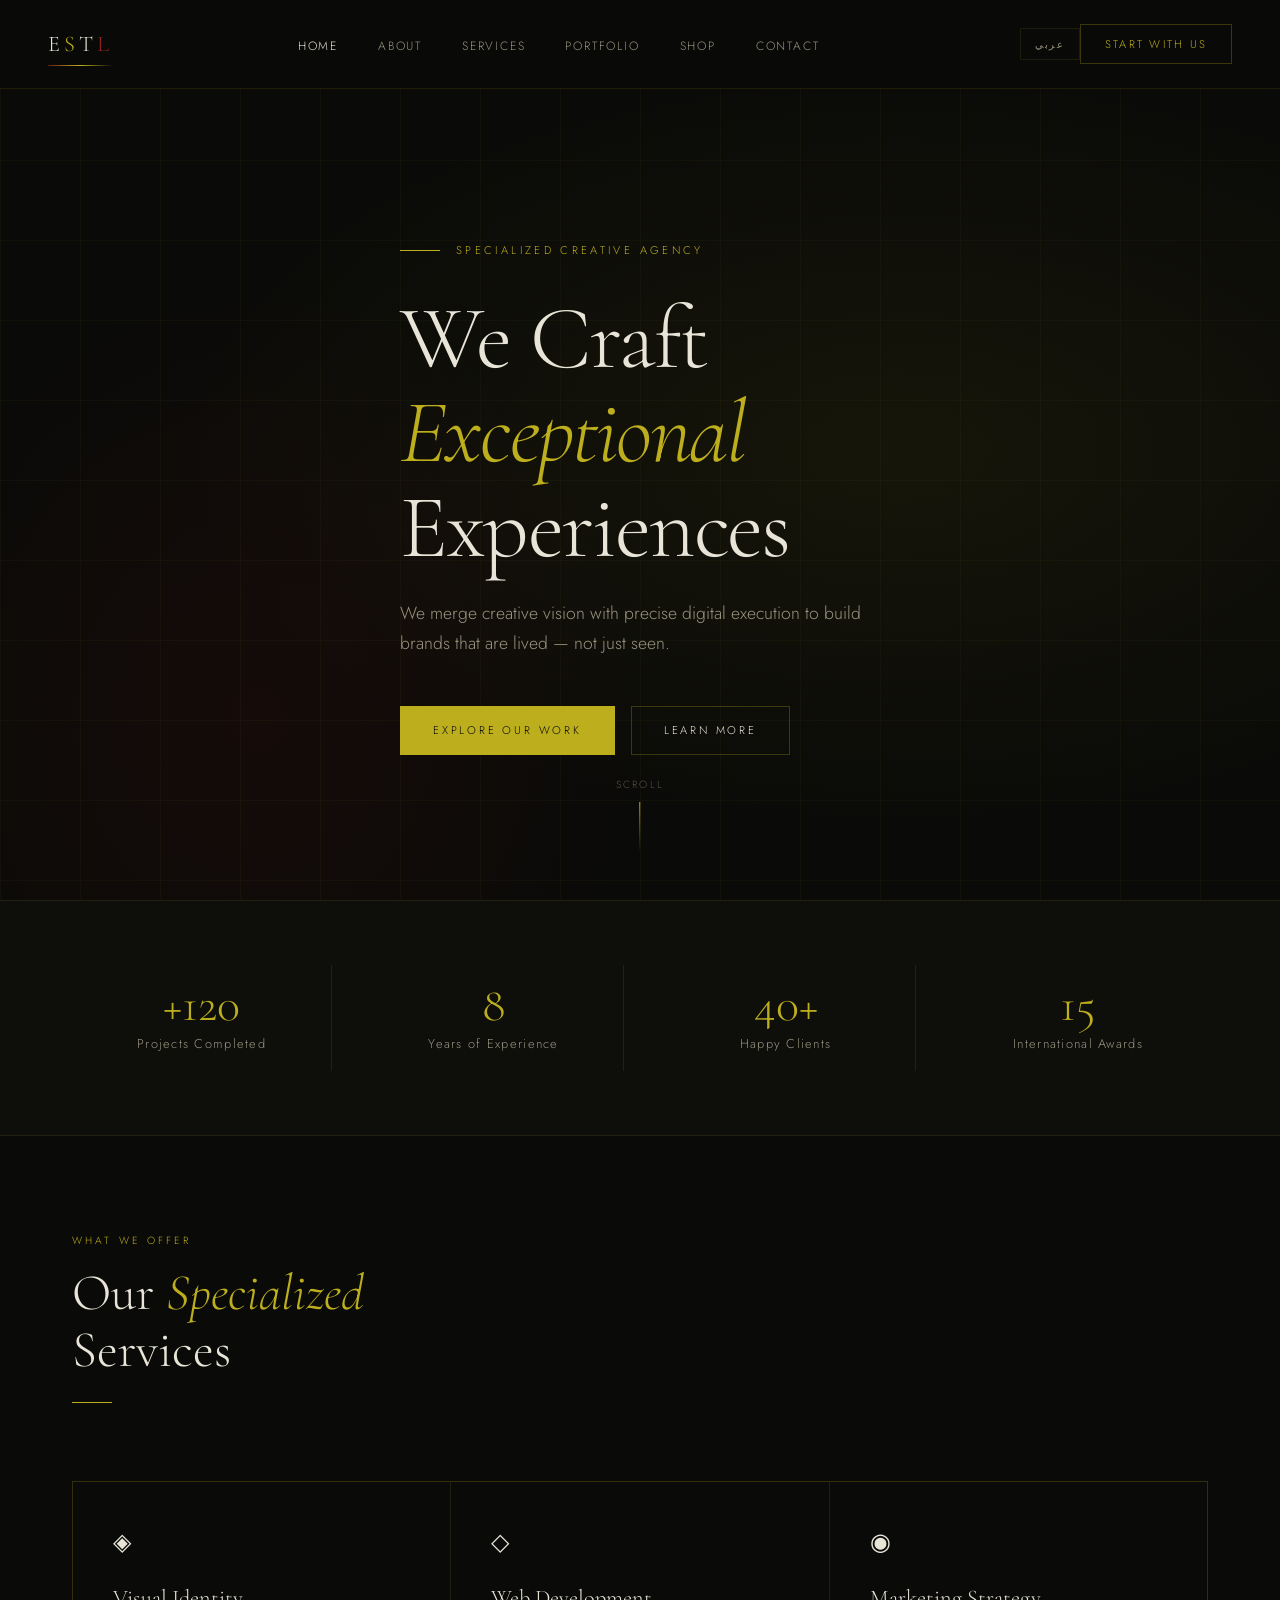
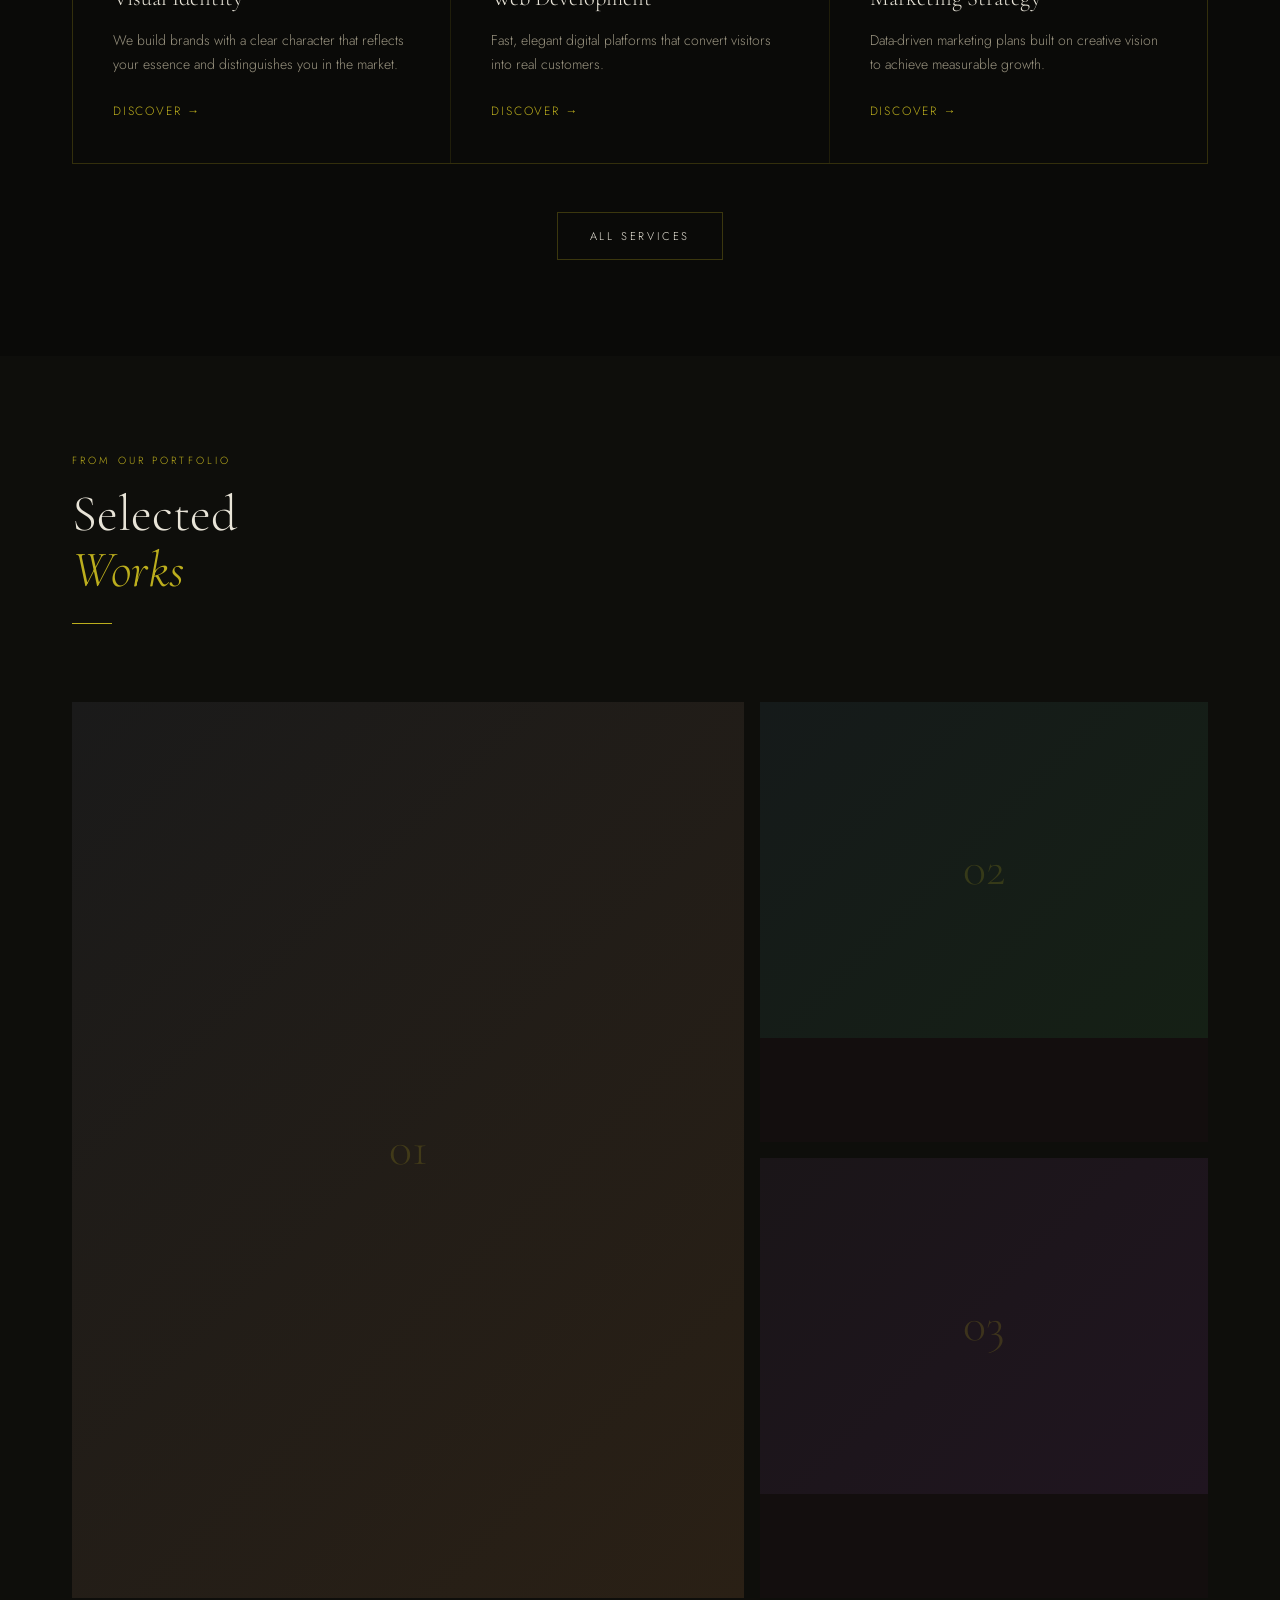
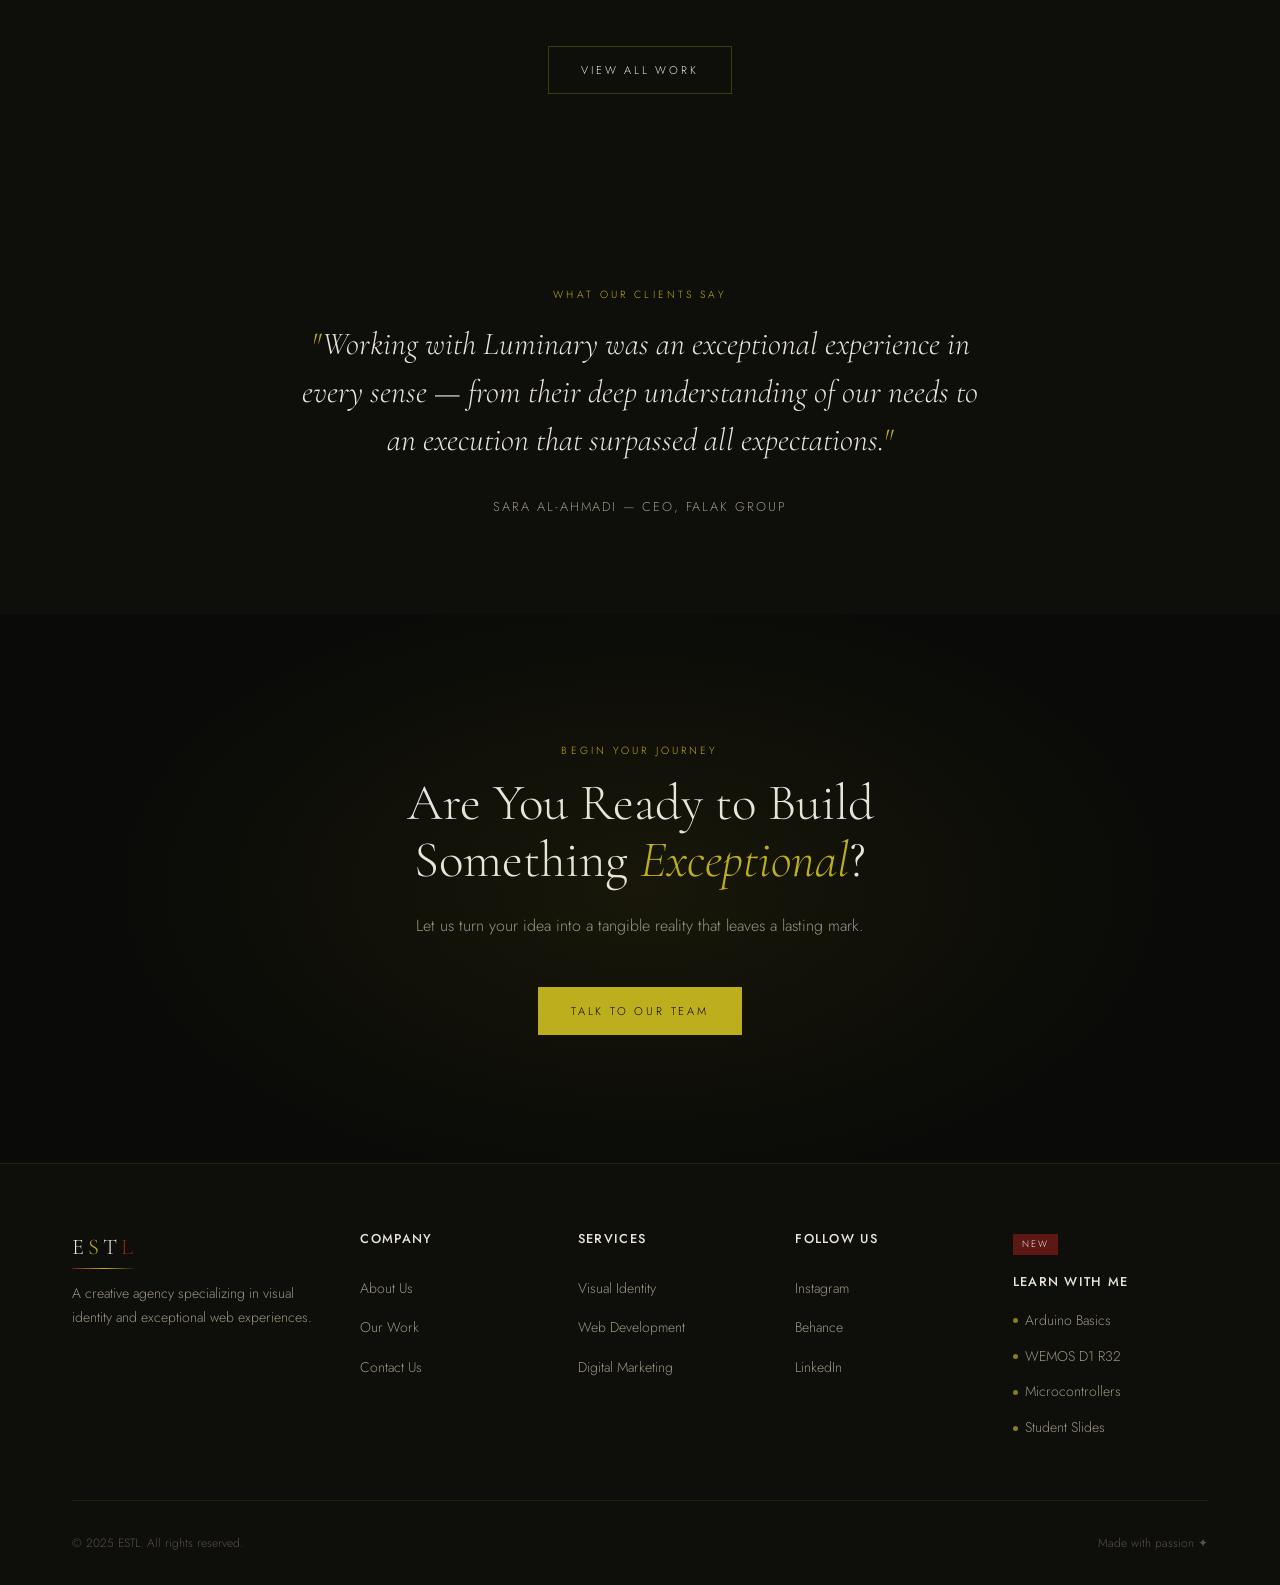
<file: index.html>
<!DOCTYPE html>
<html lang="en" dir="ltr">
<head>
  <meta charset="UTF-8">
  <meta name="viewport" content="width=device-width, initial-scale=1.0">
  <title>ESTL — Home</title>
  <link rel="stylesheet" href="style.css">
  <style>
    /* HERO */
    .hero {
      min-height: 100vh;
      display: flex; align-items: center;
      position: relative; overflow: hidden;
    }
    .hero-bg {
      position: absolute; inset: 0;
      background:
        radial-gradient(ellipse 80% 60% at 70% 50%, rgba(188,174,29,0.07) 0%, transparent 70%),
        radial-gradient(ellipse 50% 80% at 20% 80%, rgba(104,26,21,0.12) 0%, transparent 60%);
    }
    .hero-grid-lines {
      position: absolute; inset: 0;
      background-image:
        linear-gradient(rgba(188,174,29,0.04) 1px, transparent 1px),
        linear-gradient(90deg, rgba(188,174,29,0.04) 1px, transparent 1px);
      background-size: 80px 80px;
    }
    .hero-content { position: relative; z-index: 1; padding-top: 6rem; }
    .hero-eyebrow { display: flex; align-items: center; gap: 1rem; margin-bottom: 2rem; }
    .hero-eyebrow span { font-size: 0.7rem; letter-spacing: 0.3em; text-transform: uppercase; color: var(--gold); }
    .hero-eyebrow::before { content: ''; display: block; width: 40px; height: 1px; background: var(--gold); }
    html[lang="ar"] .hero-eyebrow { flex-direction: row-reverse; justify-content: flex-end; }
    html[lang="ar"] .hero-eyebrow::before { display: none; }
    html[lang="ar"] .hero-eyebrow::after { content: ''; display: block; width: 40px; height: 1px; background: var(--gold); }
    .hero h1 { margin-bottom: 1.5rem; }
    .hero-sub { font-size: 1.1rem; color: var(--text-muted); max-width: 480px; margin-bottom: 3rem; }
    .hero-actions { display: flex; gap: 1rem; flex-wrap: wrap; }
    .hero-scroll {
      position: absolute; bottom: 3rem; left: 50%; transform: translateX(-50%);
      display: flex; flex-direction: column; align-items: center; gap: 0.5rem;
      font-size: 0.65rem; letter-spacing: 0.2em; text-transform: uppercase; color: var(--text-dim);
    }
    .hero-scroll::after {
      content: ''; display: block; width: 1px; height: 50px;
      background: linear-gradient(to bottom, var(--gold), transparent);
      animation: scrollLine 2s ease-in-out infinite;
    }
    @keyframes scrollLine { 0%,100%{opacity:0.3} 50%{opacity:1} }

    /* STATS */
    .stats { background: var(--bg2); padding: 4rem 0; border-top: 1px solid var(--border-dim); border-bottom: 1px solid var(--border-dim); }
    .stats-grid { display: grid; grid-template-columns: repeat(4,1fr); gap: 2rem; }
    .stat { text-align: center; padding: 1rem; border-right: 1px solid var(--border-dim); }
    html[lang="ar"] .stat { border-right: none; border-left: 1px solid var(--border-dim); }
    .stat:last-child { border-right: none; }
    html[lang="ar"] .stat:last-child { border-left: none; }
    .stat-num { font-family: var(--font-display); font-size: 3rem; color: var(--gold); line-height: 1; margin-bottom: 0.25rem; }
    .stat-label { font-size: 0.8rem; color: var(--text-muted); letter-spacing: 0.1em; }

    /* SERVICES */
    .services-grid { display: grid; grid-template-columns: repeat(3,1fr); gap: 1px; background: var(--border-dim); border: 1px solid var(--border-dim); }
    .service-card { background: var(--bg); padding: 2.5rem; transition: background 0.3s; }
    .service-card:hover { background: var(--bg3); }
    .service-icon { font-size: 1.5rem; margin-bottom: 1rem; }
    .service-card h3 { margin-bottom: 0.75rem; }
    .service-card p { font-size: 0.875rem; color: var(--text-muted); }
    .service-arrow { display: inline-block; margin-top: 1.5rem; font-size: 0.75rem; letter-spacing: 0.15em; text-transform: uppercase; color: var(--gold); text-decoration: none; }

    /* WORK */
    .work-grid { display: grid; grid-template-columns: 1.5fr 1fr; grid-template-rows: auto auto; gap: 1rem; }
    .work-item { background: var(--bg3); overflow: hidden; position: relative; cursor: pointer; }
    .work-item.large { grid-row: span 2; }
    .work-thumb { width: 100%; aspect-ratio: 4/3; display: block; background: var(--bg3); }
    .work-item.large .work-thumb { aspect-ratio: 3/4; }
    .work-overlay {
      position: absolute; inset: 0;
      background: linear-gradient(to top, rgba(0,0,0,0.8) 0%, transparent 50%);
      display: flex; flex-direction: column; justify-content: flex-end;
      padding: 2rem; opacity: 0; transition: opacity 0.4s;
    }
    .work-item:hover .work-overlay { opacity: 1; }
    .work-overlay .tag { font-size: 0.65rem; letter-spacing: 0.2em; text-transform: uppercase; color: var(--gold); }
    .work-overlay h3 { font-size: 1.25rem; }
    .work-ph-1 { background: linear-gradient(135deg, #1a1a1a 0%, #2a2015 100%); min-height: 300px; display:flex;align-items:center;justify-content:center; }
    .work-ph-2 { background: linear-gradient(135deg, #151a1a 0%, #152015 100%); min-height: 200px; display:flex;align-items:center;justify-content:center; }
    .work-ph-3 { background: linear-gradient(135deg, #1a1518 0%, #201520 100%); min-height: 200px; display:flex;align-items:center;justify-content:center; }
    .work-ph-label { font-family: var(--font-display); font-size: 3rem; color: rgba(188,174,29,0.2); }

    /* TESTIMONIAL */
    .testimonial-section { background: var(--bg2); }
    .testimonial { max-width: 700px; margin: 0 auto; text-align: center; }
    .quote { font-family: var(--font-display); font-size: clamp(1.3rem, 2.5vw, 2rem); font-style: italic; font-weight: 300; line-height: 1.5; margin-bottom: 2rem; }
    html[lang="ar"] .quote { font-style: normal; font-family: var(--font-arabic); }
    .quote::before { content: '"'; color: var(--gold); }
    .quote::after  { content: '"'; color: var(--gold); }
    .testimonial-author { font-size: 0.8rem; letter-spacing: 0.15em; text-transform: uppercase; color: var(--text-muted); }

    /* CTA */
    .cta-section { position: relative; overflow: hidden; text-align: center; padding: 8rem 0; }
    .cta-section::before { content: ''; position: absolute; inset: 0; background: radial-gradient(ellipse 60% 80% at 50% 50%, rgba(188,174,29,0.08) 0%, transparent 70%); }
    .cta-section h2,
    .cta-section p,
    .cta-section .btn { position: relative; }
    .cta-section h2 { margin-bottom: 1.5rem; }
    .cta-section p { color: var(--text-muted); margin-bottom: 3rem; }

    @media(max-width: 900px) {
      .stats-grid { grid-template-columns: repeat(2,1fr); }
      .services-grid { grid-template-columns: 1fr; }
      .work-grid { grid-template-columns: 1fr; }
      .work-item.large { grid-row: auto; }
    }
  </style>
</head>
<body>

<nav>
  <a href="index.html" class="nav-logo"><span class="logo-e">E</span><span class="logo-s">S</span><span class="logo-t">T</span><span class="logo-l">L</span></a>
  <button class="hamburger" id="burger" aria-label="Menu"><span></span><span></span><span></span></button>
  <ul class="nav-links" id="navLinks">
    <li><a href="index.html" class="active" data-en="Home" data-ar="الرئيسية">Home</a></li>
    <li><a href="about.html" data-en="About" data-ar="من نحن">About</a></li>
    <li><a href="services.html" data-en="Services" data-ar="خدماتنا">Services</a></li>
    <li><a href="portfolio.html" data-en="Portfolio" data-ar="أعمالنا">Portfolio</a></li>
    <li><a href="shop.html" data-en="Shop" data-ar="المتجر">Shop</a></li>
    <li><a href="contact.html" data-en="Contact" data-ar="تواصل">Contact</a></li>
  </ul>
  <button class="lang-toggle" id="langToggle" onclick="toggleLang()">عربي</button>
  <a href="contact.html" class="nav-cta" data-en="Start With Us" data-ar="ابدأ معنا">Start With Us</a>
</nav>

<!-- HERO -->
<section class="hero">
  <div class="hero-bg"></div>
  <div class="hero-grid-lines"></div>
  <div class="container hero-content">
    <div class="hero-eyebrow"><span data-en="Specialized Creative Agency" data-ar="وكالة إبداعية متخصصة">Specialized Creative Agency</span></div>
    <h1 data-en="We Craft<br><span class='gold italic'>Exceptional</span><br>Experiences" data-ar="نصنع<br><span class='gold italic'>تجارب</span><br>استثنائية">We Craft<br><span class="gold italic">Exceptional</span><br>Experiences</h1>
    <p class="hero-sub" data-en="We merge creative vision with precise digital execution to build brands that are lived — not just seen." data-ar="نجمع بين الرؤية الإبداعية والتنفيذ الرقمي الدقيق لنبني علامات تجارية تُعاش ولا تُنسى.">We merge creative vision with precise digital execution to build brands that are lived — not just seen.</p>
    <div class="hero-actions">
      <a href="portfolio.html" class="btn btn-gold" data-en="Explore Our Work" data-ar="استكشف أعمالنا">Explore Our Work</a>
      <a href="about.html" class="btn btn-outline" data-en="Learn More" data-ar="اعرف أكثر">Learn More</a>
    </div>
  </div>
  <div class="hero-scroll" data-en="scroll" data-ar="اسحب">scroll</div>
</section>

<!-- STATS -->
<section class="stats">
  <div class="container">
    <div class="stats-grid">
      <div class="stat fade-up"><div class="stat-num">+120</div><div class="stat-label" data-en="Projects Completed" data-ar="مشروع منجز">Projects Completed</div></div>
      <div class="stat fade-up" style="transition-delay:.1s"><div class="stat-num">8</div><div class="stat-label" data-en="Years of Experience" data-ar="سنوات خبرة">Years of Experience</div></div>
      <div class="stat fade-up" style="transition-delay:.2s"><div class="stat-num">40+</div><div class="stat-label" data-en="Happy Clients" data-ar="عميل راضٍ">Happy Clients</div></div>
      <div class="stat fade-up" style="transition-delay:.3s"><div class="stat-num">15</div><div class="stat-label" data-en="International Awards" data-ar="جائزة دولية">International Awards</div></div>
    </div>
  </div>
</section>

<!-- SERVICES -->
<section class="section">
  <div class="container">
    <div class="section-tag fade-up" data-en="What We Offer" data-ar="ما نقدمه">What We Offer</div>
    <h2 class="fade-up" data-en="Our <span class='italic gold'>Specialized</span><br>Services" data-ar="خدماتنا<br><span class='italic gold'>المتخصصة</span>">Our <span class="italic gold">Specialized</span><br>Services</h2>
    <div class="divider fade-up"></div>
    <br><br>
    <div class="services-grid fade-up">
      <div class="service-card">
        <div class="service-icon">◈</div>
        <h3 data-en="Visual Identity" data-ar="الهوية البصرية">Visual Identity</h3>
        <p data-en="We build brands with a clear character that reflects your essence and distinguishes you in the market." data-ar="نبني علامات تجارية ذات شخصية واضحة تعكس جوهر عملك وتُميزك في السوق.">We build brands with a clear character that reflects your essence and distinguishes you in the market.</p>
        <a href="services.html" class="service-arrow" data-en="Discover →" data-ar="اكتشف ←">Discover →</a>
      </div>
      <div class="service-card">
        <div class="service-icon">◇</div>
        <h3 data-en="Web Development" data-ar="تطوير الويب">Web Development</h3>
        <p data-en="Fast, elegant digital platforms that convert visitors into real customers." data-ar="مواقع ومنصات رقمية سريعة وأنيقة تحوّل الزوار إلى عملاء حقيقيين.">Fast, elegant digital platforms that convert visitors into real customers.</p>
        <a href="services.html" class="service-arrow" data-en="Discover →" data-ar="اكتشف ←">Discover →</a>
      </div>
      <div class="service-card">
        <div class="service-icon">◉</div>
        <h3 data-en="Marketing Strategy" data-ar="استراتيجية التسويق">Marketing Strategy</h3>
        <p data-en="Data-driven marketing plans built on creative vision to achieve measurable growth." data-ar="خطط تسويقية مبنية على بيانات دقيقة ورؤية إبداعية تحقق نتائج قابلة للقياس.">Data-driven marketing plans built on creative vision to achieve measurable growth.</p>
        <a href="services.html" class="service-arrow" data-en="Discover →" data-ar="اكتشف ←">Discover →</a>
      </div>
    </div>
    <div style="text-align:center;margin-top:3rem;" class="fade-up">
      <a href="services.html" class="btn btn-outline" data-en="All Services" data-ar="جميع الخدمات">All Services</a>
    </div>
  </div>
</section>

<!-- FEATURED WORK -->
<section class="section" style="background:var(--bg2)">
  <div class="container">
    <div class="section-tag fade-up" data-en="From Our Portfolio" data-ar="من أعمالنا">From Our Portfolio</div>
    <h2 class="fade-up" data-en="Selected<br><span class='italic gold'>Works</span>" data-ar="مختارات<br><span class='italic gold'>الأعمال</span>">Selected<br><span class="italic gold">Works</span></h2>
    <div class="divider fade-up"></div>
    <br><br>
    <div class="work-grid fade-up">
      <div class="work-item large">
        <div class="work-ph-1 work-thumb"><span class="work-ph-label">01</span></div>
        <div class="work-overlay">
          <span class="tag" data-en="Visual Identity" data-ar="هوية بصرية">Visual Identity</span>
          <h3 data-en="Nova Project" data-ar="مشروع نوفا">Nova Project</h3>
        </div>
      </div>
      <div class="work-item">
        <div class="work-ph-2 work-thumb"><span class="work-ph-label">02</span></div>
        <div class="work-overlay">
          <span class="tag" data-en="Web Development" data-ar="تطوير ويب">Web Development</span>
          <h3 data-en="Aura Platform" data-ar="منصة أورا">Aura Platform</h3>
        </div>
      </div>
      <div class="work-item">
        <div class="work-ph-3 work-thumb"><span class="work-ph-label">03</span></div>
        <div class="work-overlay">
          <span class="tag" data-en="Digital Marketing" data-ar="تسويق رقمي">Digital Marketing</span>
          <h3 data-en="Golden Campaign" data-ar="حملة ذهبية">Golden Campaign</h3>
        </div>
      </div>
    </div>
    <div style="text-align:center;margin-top:3rem;" class="fade-up">
      <a href="portfolio.html" class="btn btn-outline" data-en="View All Work" data-ar="عرض كل الأعمال">View All Work</a>
    </div>
  </div>
</section>

<!-- TESTIMONIAL -->
<section class="section testimonial-section">
  <div class="container">
    <div class="testimonial fade-up">
      <div class="section-tag" data-en="What Our Clients Say" data-ar="ماذا قال عملاؤنا">What Our Clients Say</div>
      <p class="quote" data-en="Working with Luminary was an exceptional experience in every sense — from their deep understanding of our needs to an execution that surpassed all expectations." data-ar="تعاملت مع Luminary وكانت التجربة استثنائية بكل معنى الكلمة — من الفهم العميق لاحتياجاتنا إلى التنفيذ الذي تجاوز توقعاتنا.">Working with Luminary was an exceptional experience in every sense — from their deep understanding of our needs to an execution that surpassed all expectations.</p>
      <p class="testimonial-author" data-en="Sara Al-Ahmadi — CEO, Falak Group" data-ar="سارة الأحمدي — المديرة التنفيذية، مجموعة فلك">Sara Al-Ahmadi — CEO, Falak Group</p>
    </div>
  </div>
</section>

<!-- CTA -->
<section class="cta-section">
  <div class="container">
    <div class="section-tag fade-up" data-en="Begin Your Journey" data-ar="ابدأ رحلتك">Begin Your Journey</div>
    <h2 class="fade-up" data-en="Are You Ready to Build<br>Something <span class='italic gold'>Exceptional</span>?" data-ar="هل أنت مستعد لبناء<br>شيء <span class='italic gold'>استثنائي</span>؟">Are You Ready to Build<br>Something <span class="italic gold">Exceptional</span>?</h2>
    <p class="fade-up" data-en="Let us turn your idea into a tangible reality that leaves a lasting mark." data-ar="دعنا نحوّل فكرتك إلى حقيقة ملموسة تترك أثراً">Let us turn your idea into a tangible reality that leaves a lasting mark.</p>
    <div class="fade-up">
      <a href="contact.html" class="btn btn-gold" data-en="Talk to Our Team" data-ar="تحدث مع فريقنا">Talk to Our Team</a>
    </div>
  </div>
</section>

<footer>
  <div class="container">
    <div class="footer-grid">
      <div class="footer-brand">
        <a href="index.html" class="nav-logo"><span class="logo-e">E</span><span class="logo-s">S</span><span class="logo-t">T</span><span class="logo-l">L</span></a>
        <p data-en="A creative agency specializing in visual identity and exceptional web experiences." data-ar="وكالة إبداعية متخصصة في بناء الهويات البصرية وتجارب الويب الاستثنائية.">A creative agency specializing in visual identity and exceptional web experiences.</p>
      </div>
      <div class="footer-col">
        <h4 data-en="Company" data-ar="الشركة">Company</h4>
        <ul>
          <li><a href="about.html" data-en="About Us" data-ar="من نحن">About Us</a></li>
          <li><a href="portfolio.html" data-en="Our Work" data-ar="أعمالنا">Our Work</a></li>
          <li><a href="contact.html" data-en="Contact Us" data-ar="تواصل معنا">Contact Us</a></li>
        </ul>
      </div>
      <div class="footer-col">
        <h4 data-en="Services" data-ar="خدماتنا">Services</h4>
        <ul>
          <li><a href="services.html" data-en="Visual Identity" data-ar="الهوية البصرية">Visual Identity</a></li>
          <li><a href="services.html" data-en="Web Development" data-ar="تطوير الويب">Web Development</a></li>
          <li><a href="services.html" data-en="Digital Marketing" data-ar="التسويق الرقمي">Digital Marketing</a></li>
        </ul>
      </div>
      <div class="footer-col">
        <h4 data-en="Follow Us" data-ar="تابعنا">Follow Us</h4>
        <ul>
          <li><a href="#">Instagram</a></li>
          <li><a href="#">Behance</a></li>
          <li><a href="#">LinkedIn</a></li>
        </ul>
      </div>
      <!-- LEARN WITH ME -->
      <div class="footer-learn">
        <span class="learn-badge" data-en="New" data-ar="جديد">New</span>
        <h4 data-en="Learn With Me" data-ar="تعلّم معي">Learn With Me</h4>
        <ul>
          <li><a href="learn-arduino.html"><span class="learn-dot"></span><span data-en="Arduino Basics" data-ar="أساسيات أردوينو">Arduino Basics</span></a></li>
          <li><a href="learn-arduino.html#wemos"><span class="learn-dot"></span><span data-en="WEMOS D1 R32" data-ar="ويموس D1 R32">WEMOS D1 R32</span></a></li>
          <li><a href="learn-arduino.html#controllers"><span class="learn-dot"></span><span data-en="Microcontrollers" data-ar="المتحكمات الدقيقة">Microcontrollers</span></a></li>
          <li><a href="learn-arduino.html"><span class="learn-dot"></span><span data-en="Student Slides" data-ar="شرائح الطلاب">Student Slides</span></a></li>
        </ul>
      </div>
    </div>
    <div class="footer-bottom">
      <span data-en="© 2025 ESTL. All rights reserved." data-ar="© 2025 ESTL. جميع الحقوق محفوظة.">© 2025 ESTL. All rights reserved.</span>
      <span data-en="Made with passion ✦" data-ar="صُنع بشغف ✦">Made with passion ✦</span>
    </div>
  </div>
</footer>

<script src="lang.js"></script>
<script>
  const burger = document.getElementById('burger');
  const navLinks = document.getElementById('navLinks');
  burger.addEventListener('click', () => { burger.classList.toggle('open'); navLinks.classList.toggle('open'); });
  const observer = new IntersectionObserver((entries) => {
    entries.forEach(e => { if(e.isIntersecting) e.target.classList.add('visible'); });
  }, { threshold: 0.1 });
  document.querySelectorAll('.fade-up').forEach(el => observer.observe(el));
</script>
</body>
</html>
</file>
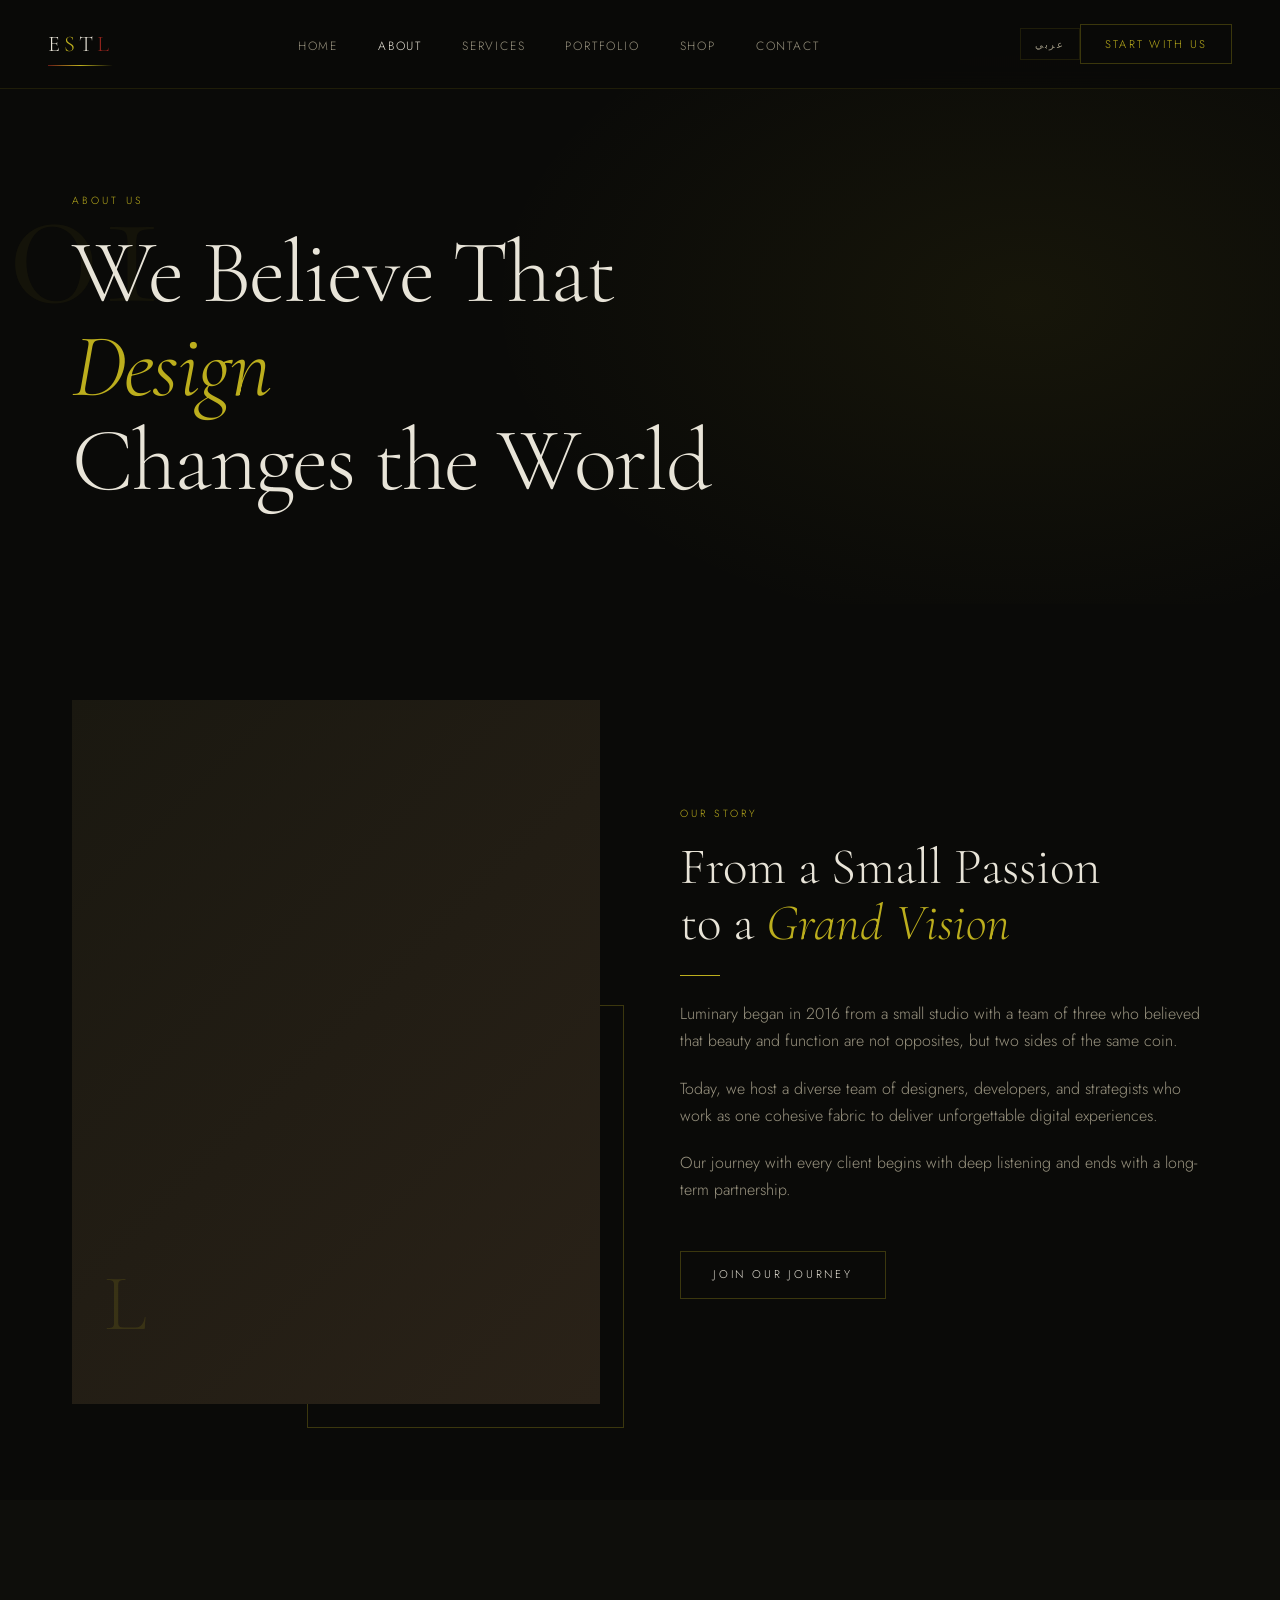
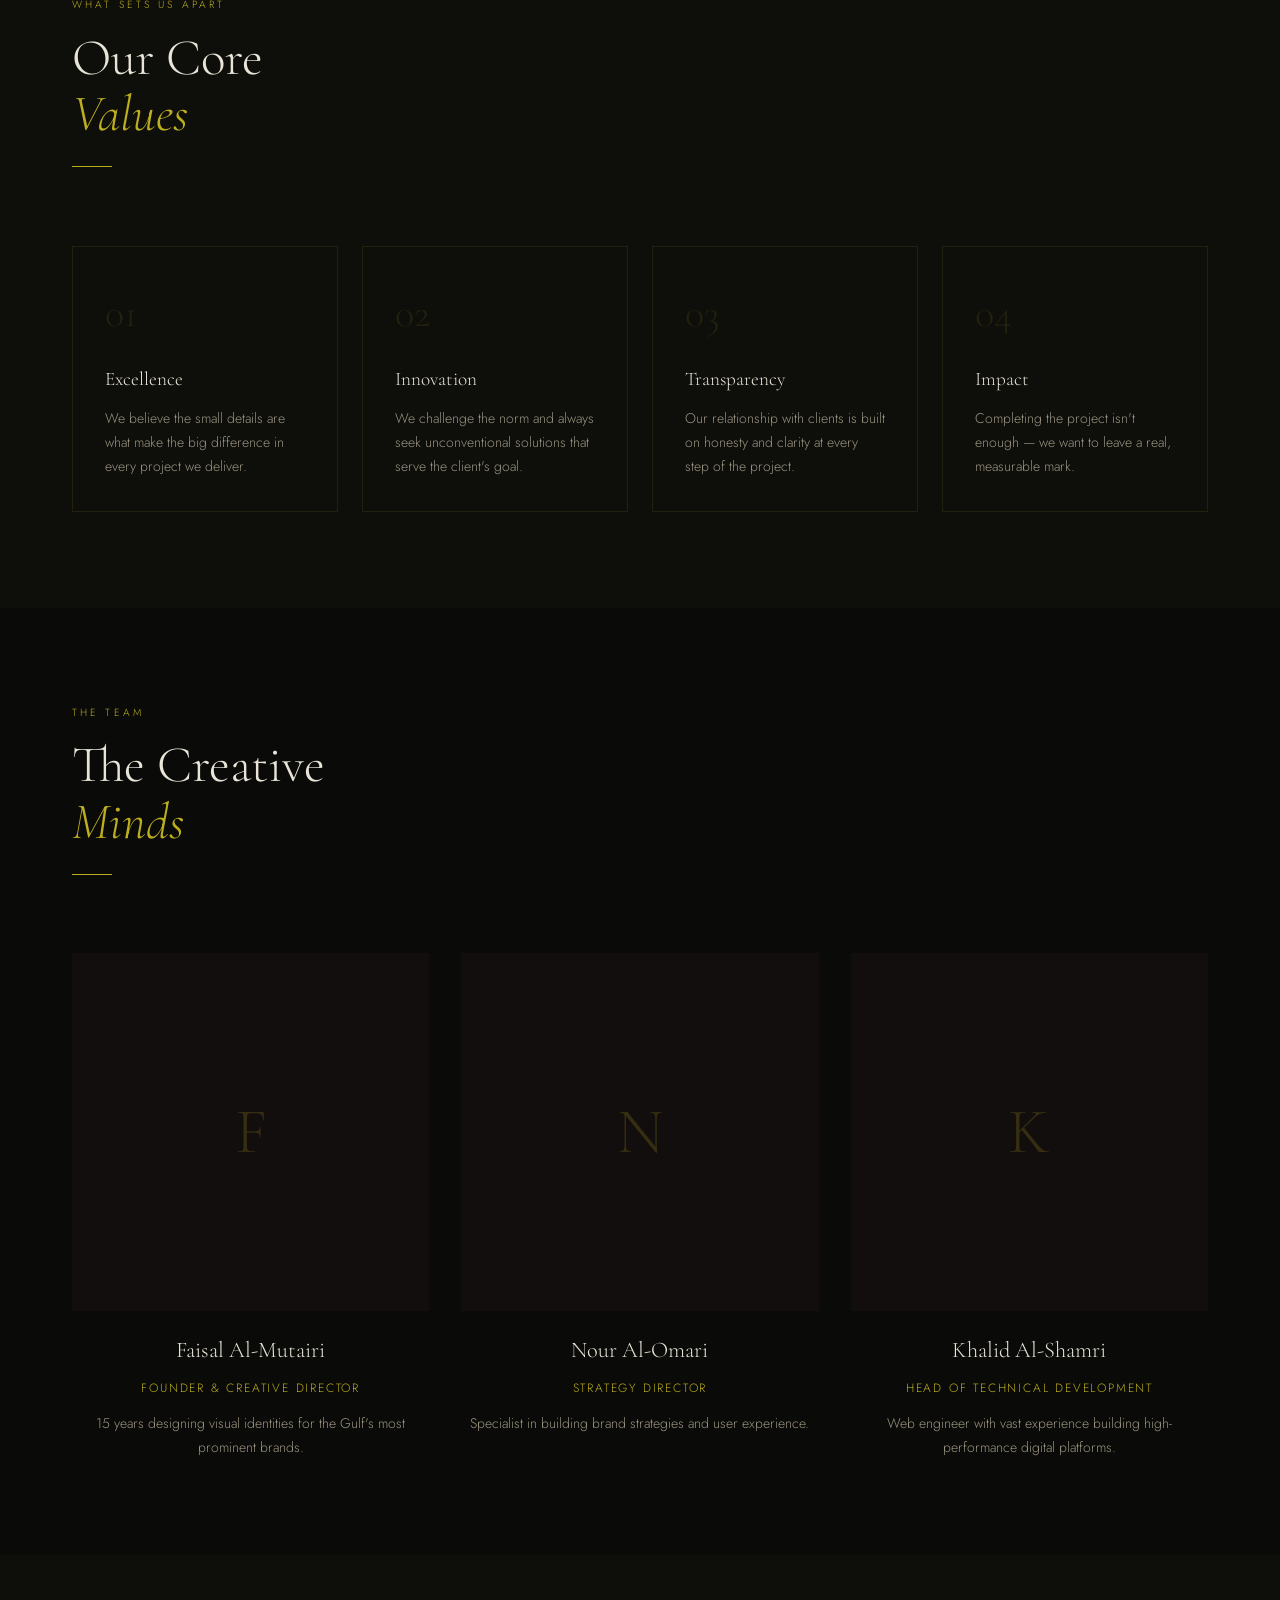
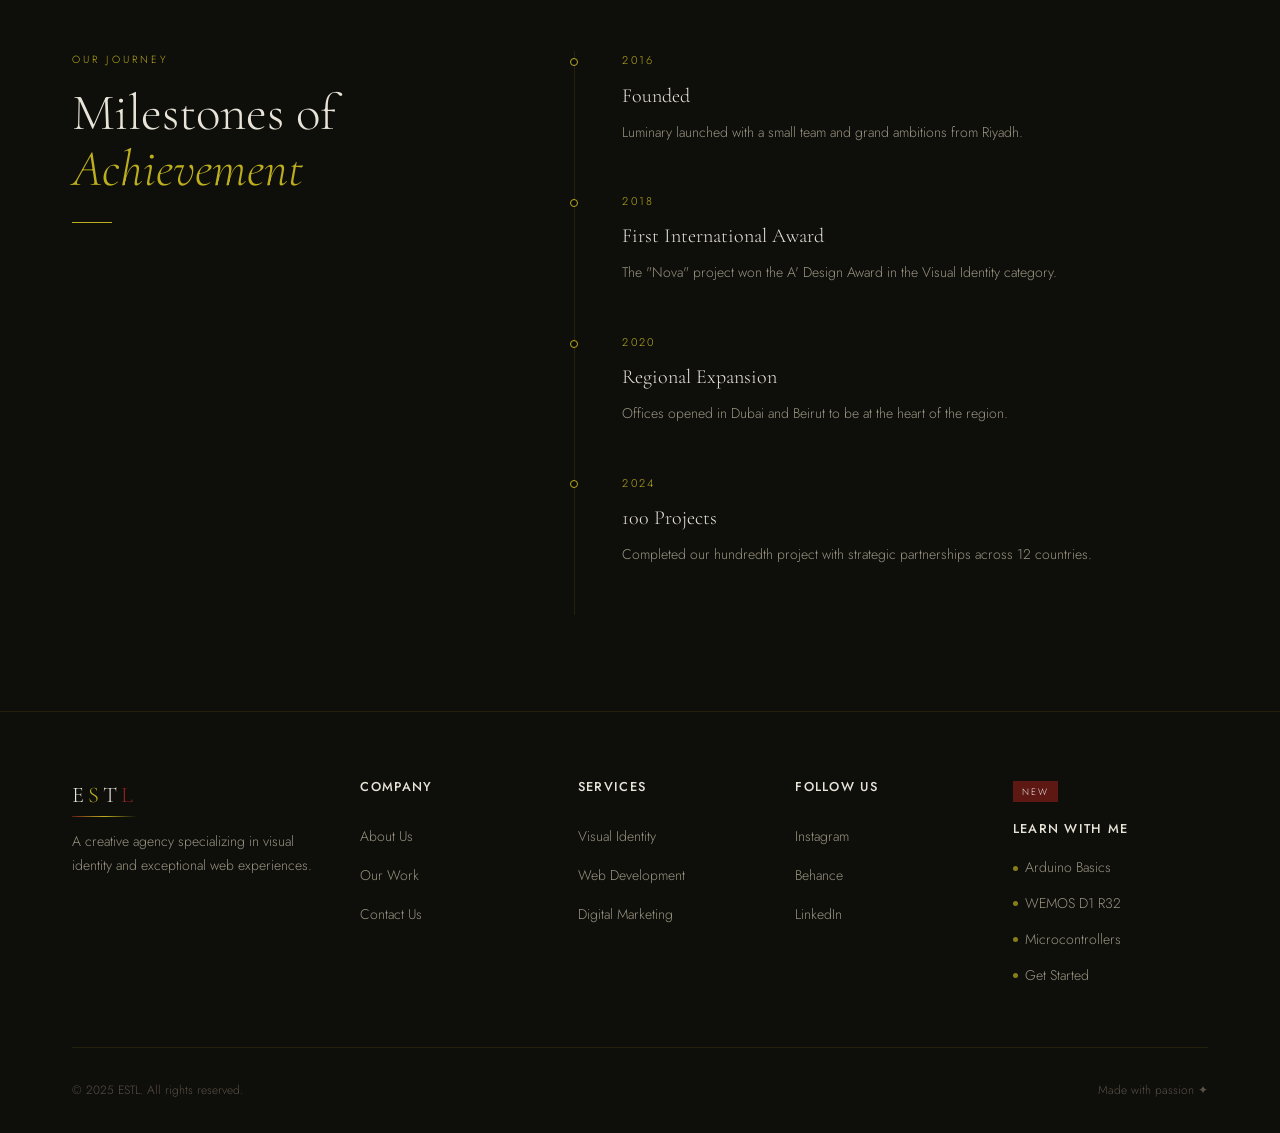
<file: about.html>
<!DOCTYPE html>
<html lang="en" dir="ltr">
<head>
  <meta charset="UTF-8">
  <meta name="viewport" content="width=device-width, initial-scale=1.0">
  <title>ESTL — About Us</title>
  <link rel="stylesheet" href="style.css">
  <style>
    .page-hero { padding: 12rem 0 6rem; position: relative; overflow: hidden; }
    .page-hero::before { content: ''; position: absolute; inset: 0; background: radial-gradient(ellipse 60% 80% at 80% 50%, rgba(188,174,29,0.07) 0%, transparent 70%); }
    .page-hero-inner { position: relative; }
    .page-hero-num { font-family: var(--font-display); font-size: 12rem; font-weight: 300; color: rgba(188,174,29,0.06); position: absolute; top: -3rem; left: -2rem; line-height: 1; user-select: none; }
    html[lang="ar"] .page-hero-num { left: auto; right: -2rem; }

    .story-grid { display: grid; grid-template-columns: 1fr 1fr; gap: 5rem; align-items: center; }
    .story-img-box { width: 100%; aspect-ratio: 3/4; background: linear-gradient(135deg, #1a1810 0%, #2a2218 100%); position: relative; }
    .story-img-box::before { content: ''; position: absolute; bottom: -1.5rem; right: -1.5rem; width: 60%; height: 60%; border: 1px solid var(--border); z-index: -1; }
    html[lang="ar"] .story-img-box::before { right: auto; left: -1.5rem; }
    .story-img-label { position: absolute; bottom: 2rem; left: 2rem; font-family: var(--font-display); font-size: 5rem; color: rgba(188,174,29,0.15); }
    .story-text p { color: var(--text-muted); margin-bottom: 1.25rem; }

    .values-grid { display: grid; grid-template-columns: repeat(4,1fr); gap: 1.5rem; }
    .value-card { padding: 2rem; border: 1px solid var(--border-dim); transition: border-color 0.3s; }
    .value-card:hover { border-color: var(--gold); }
    .value-num { font-family: var(--font-display); font-size: 2.5rem; color: var(--gold-dim); display: block; margin-bottom: 1rem; }
    .value-card h3 { margin-bottom: 0.75rem; font-size: 1.2rem; }
    .value-card p { font-size: 0.875rem; color: var(--text-muted); }

    .team-grid { display: grid; grid-template-columns: repeat(3,1fr); gap: 2rem; }
    .team-card { text-align: center; }
    .team-avatar { width: 100%; aspect-ratio: 1; background: var(--bg3); margin-bottom: 1.25rem; position: relative; overflow: hidden; }
    .avatar-ph { width: 100%; height: 100%; display: flex; align-items: center; justify-content: center; font-family: var(--font-display); font-size: 4rem; color: rgba(188,174,29,0.2); }
    .team-card h3 { margin-bottom: 0.25rem; }
    .team-card .role { font-size: 0.75rem; letter-spacing: 0.15em; text-transform: uppercase; color: var(--gold); }
    .team-card p { font-size: 0.875rem; color: var(--text-muted); margin-top: 0.75rem; }

    .timeline { position: relative; padding-left: 3rem; }
    html[lang="ar"] .timeline { padding-left: 0; padding-right: 3rem; }
    .timeline::before { content: ''; position: absolute; top: 0; bottom: 0; left: 0; width: 1px; background: var(--border-dim); }
    html[lang="ar"] .timeline::before { left: auto; right: 0; }
    .tl-item { position: relative; margin-bottom: 3rem; }
    .tl-item::before { content: ''; position: absolute; left: -3.3rem; top: 0.4rem; width: 8px; height: 8px; border: 1px solid var(--gold); background: var(--bg); border-radius: 50%; }
    html[lang="ar"] .tl-item::before { left: auto; right: -3.3rem; }
    .tl-year { font-size: 0.7rem; letter-spacing: 0.2em; text-transform: uppercase; color: var(--gold); margin-bottom: 0.5rem; }
    .tl-item h3 { margin-bottom: 0.5rem; font-size: 1.25rem; }
    .tl-item p { font-size: 0.875rem; color: var(--text-muted); }

    @media(max-width:900px) {
      .story-grid { grid-template-columns: 1fr; }
      .values-grid { grid-template-columns: repeat(2,1fr); }
      .team-grid { grid-template-columns: repeat(2,1fr); }
    }
    @media(max-width:600px) { .team-grid { grid-template-columns: 1fr; } }
  </style>
</head>
<body>

<nav>
  <a href="index.html" class="nav-logo"><span class="logo-e">E</span><span class="logo-s">S</span><span class="logo-t">T</span><span class="logo-l">L</span></a>
  <button class="hamburger" id="burger"><span></span><span></span><span></span></button>
  <ul class="nav-links" id="navLinks">
    <li><a href="index.html" data-en="Home" data-ar="الرئيسية">Home</a></li>
    <li><a href="about.html" class="active" data-en="About" data-ar="من نحن">About</a></li>
    <li><a href="services.html" data-en="Services" data-ar="خدماتنا">Services</a></li>
    <li><a href="portfolio.html" data-en="Portfolio" data-ar="أعمالنا">Portfolio</a></li>
    <li><a href="shop.html" data-en="Shop" data-ar="المتجر">Shop</a></li>
    <li><a href="contact.html" data-en="Contact" data-ar="تواصل">Contact</a></li>
  </ul>
  <button class="lang-toggle" id="langToggle" onclick="toggleLang()">عربي</button>
  <a href="contact.html" class="nav-cta" data-en="Start With Us" data-ar="ابدأ معنا">Start With Us</a>
</nav>

<section class="page-hero">
  <div class="container page-hero-inner">
    <div class="page-hero-num">01</div>
    <div class="section-tag fade-up" data-en="About Us" data-ar="من نحن">About Us</div>
    <h1 class="fade-up" data-en="We Believe That<br><span class='italic gold'>Design</span><br>Changes the World" data-ar="نحن نؤمن أن<br><span class='italic gold'>التصميم</span><br>يغيّر العالم">We Believe That<br><span class="italic gold">Design</span><br>Changes the World</h1>
  </div>
</section>

<!-- STORY -->
<section class="section">
  <div class="container">
    <div class="story-grid">
      <div class="fade-up">
        <div class="story-img-box"><span class="story-img-label">L</span></div>
      </div>
      <div class="story-text fade-up">
        <div class="section-tag" data-en="Our Story" data-ar="قصتنا">Our Story</div>
        <h2 data-en="From a Small Passion<br>to a <span class='italic gold'>Grand Vision</span>" data-ar="من شغف صغير<br>إلى <span class='italic gold'>رؤية كبيرة</span>">From a Small Passion<br>to a <span class="italic gold">Grand Vision</span></h2>
        <div class="divider"></div>
        <p data-en="Luminary began in 2016 from a small studio with a team of three who believed that beauty and function are not opposites, but two sides of the same coin." data-ar="بدأت Luminary عام 2016 من مكتب صغير وفريق من ثلاثة أشخاص يؤمنون بأن الجمال والوظيفة ليسا نقيضين، بل هما وجهان لعملة واحدة.">Luminary began in 2016 from a small studio with a team of three who believed that beauty and function are not opposites, but two sides of the same coin.</p>
        <p data-en="Today, we host a diverse team of designers, developers, and strategists who work as one cohesive fabric to deliver unforgettable digital experiences." data-ar="اليوم، نضمّ فريقاً متنوعاً من المصممين والمطورين والاستراتيجيين الذين يعملون كنسيج واحد متكامل لتقديم تجارب رقمية لا تُنسى.">Today, we host a diverse team of designers, developers, and strategists who work as one cohesive fabric to deliver unforgettable digital experiences.</p>
        <p data-en="Our journey with every client begins with deep listening and ends with a long-term partnership." data-ar="رحلتنا مع كل عميل تبدأ بالاستماع العميق وتنتهي بعلاقة شراكة طويلة الأمد.">Our journey with every client begins with deep listening and ends with a long-term partnership.</p>
        <br>
        <a href="contact.html" class="btn btn-outline" data-en="Join Our Journey" data-ar="انضم إلى رحلتنا">Join Our Journey</a>
      </div>
    </div>
  </div>
</section>

<!-- VALUES -->
<section class="section" style="background:var(--bg2)">
  <div class="container">
    <div class="section-tag fade-up" data-en="What Sets Us Apart" data-ar="ما يميزنا">What Sets Us Apart</div>
    <h2 class="fade-up" data-en="Our Core<br><span class='italic gold'>Values</span>" data-ar="قيمنا<br><span class='italic gold'>الأساسية</span>">Our Core<br><span class="italic gold">Values</span></h2>
    <div class="divider fade-up"></div>
    <br><br>
    <div class="values-grid fade-up">
      <div class="value-card">
        <span class="value-num">01</span>
        <h3 data-en="Excellence" data-ar="الإتقان">Excellence</h3>
        <p data-en="We believe the small details are what make the big difference in every project we deliver." data-ar="نؤمن أن التفاصيل الصغيرة هي ما يصنع الفارق الكبير في كل مشروع ننجزه.">We believe the small details are what make the big difference in every project we deliver.</p>
      </div>
      <div class="value-card">
        <span class="value-num">02</span>
        <h3 data-en="Innovation" data-ar="الابتكار">Innovation</h3>
        <p data-en="We challenge the norm and always seek unconventional solutions that serve the client's goal." data-ar="نتحدى المألوف ونبحث دائماً عن حلول غير تقليدية تخدم هدف العميل.">We challenge the norm and always seek unconventional solutions that serve the client's goal.</p>
      </div>
      <div class="value-card">
        <span class="value-num">03</span>
        <h3 data-en="Transparency" data-ar="الشفافية">Transparency</h3>
        <p data-en="Our relationship with clients is built on honesty and clarity at every step of the project." data-ar="علاقتنا مع عملائنا مبنية على الصدق والوضوح في كل خطوة من المشروع.">Our relationship with clients is built on honesty and clarity at every step of the project.</p>
      </div>
      <div class="value-card">
        <span class="value-num">04</span>
        <h3 data-en="Impact" data-ar="التأثير">Impact</h3>
        <p data-en="Completing the project isn't enough — we want to leave a real, measurable mark." data-ar="لا يكفينا تنفيذ المشروع — نريد أن يترك أثراً حقيقياً وقابلاً للقياس.">Completing the project isn't enough — we want to leave a real, measurable mark.</p>
      </div>
    </div>
  </div>
</section>

<!-- TEAM -->
<section class="section">
  <div class="container">
    <div class="section-tag fade-up" data-en="The Team" data-ar="الفريق">The Team</div>
    <h2 class="fade-up" data-en="The Creative<br><span class='italic gold'>Minds</span>" data-ar="العقول<br><span class='italic gold'>المبدعة</span>">The Creative<br><span class="italic gold">Minds</span></h2>
    <div class="divider fade-up"></div>
    <br><br>
    <div class="team-grid fade-up">
      <div class="team-card">
        <div class="team-avatar"><div class="avatar-ph">F</div></div>
        <h3 data-en="Faisal Al-Mutairi" data-ar="فيصل المطيري">Faisal Al-Mutairi</h3>
        <span class="role" data-en="Founder & Creative Director" data-ar="المؤسس والمدير الإبداعي">Founder & Creative Director</span>
        <p data-en="15 years designing visual identities for the Gulf's most prominent brands." data-ar="15 عاماً في تصميم الهويات البصرية لأبرز العلامات الخليجية.">15 years designing visual identities for the Gulf's most prominent brands.</p>
      </div>
      <div class="team-card">
        <div class="team-avatar"><div class="avatar-ph">N</div></div>
        <h3 data-en="Nour Al-Omari" data-ar="نور العمري">Nour Al-Omari</h3>
        <span class="role" data-en="Strategy Director" data-ar="مديرة الاستراتيجية">Strategy Director</span>
        <p data-en="Specialist in building brand strategies and user experience." data-ar="متخصصة في بناء استراتيجيات العلامة التجارية وتجربة المستخدم.">Specialist in building brand strategies and user experience.</p>
      </div>
      <div class="team-card">
        <div class="team-avatar"><div class="avatar-ph">K</div></div>
        <h3 data-en="Khalid Al-Shamri" data-ar="خالد الشمري">Khalid Al-Shamri</h3>
        <span class="role" data-en="Head of Technical Development" data-ar="رئيس التطوير التقني">Head of Technical Development</span>
        <p data-en="Web engineer with vast experience building high-performance digital platforms." data-ar="مهندس ويب بخبرة واسعة في بناء منصات رقمية عالية الأداء.">Web engineer with vast experience building high-performance digital platforms.</p>
      </div>
    </div>
  </div>
</section>

<!-- TIMELINE -->
<section class="section" style="background:var(--bg2)">
  <div class="container">
    <div style="display:grid;grid-template-columns:1fr 1.5fr;gap:5rem;align-items:start">
      <div>
        <div class="section-tag fade-up" data-en="Our Journey" data-ar="مسيرتنا">Our Journey</div>
        <h2 class="fade-up" data-en="Milestones of<br><span class='italic gold'>Achievement</span>" data-ar="محطات<br><span class='italic gold'>الإنجاز</span>">Milestones of<br><span class="italic gold">Achievement</span></h2>
        <div class="divider fade-up"></div>
      </div>
      <div class="timeline fade-up">
        <div class="tl-item">
          <div class="tl-year">2016</div>
          <h3 data-en="Founded" data-ar="التأسيس">Founded</h3>
          <p data-en="Luminary launched with a small team and grand ambitions from Riyadh." data-ar="انطلاق Luminary بفريق صغير وطموح كبير من الرياض.">Luminary launched with a small team and grand ambitions from Riyadh.</p>
        </div>
        <div class="tl-item">
          <div class="tl-year">2018</div>
          <h3 data-en="First International Award" data-ar="أول جائزة دولية">First International Award</h3>
          <p data-en='The "Nova" project won the A&apos; Design Award in the Visual Identity category.' data-ar='فوز مشروع "نوفا" بجائزة A&apos; Design Award في فئة الهوية البصرية.'>The "Nova" project won the A' Design Award in the Visual Identity category.</p>
        </div>
        <div class="tl-item">
          <div class="tl-year">2020</div>
          <h3 data-en="Regional Expansion" data-ar="التوسع الإقليمي">Regional Expansion</h3>
          <p data-en="Offices opened in Dubai and Beirut to be at the heart of the region." data-ar="افتتاح مكاتب في دبي وبيروت للتواجد في قلب المنطقة.">Offices opened in Dubai and Beirut to be at the heart of the region.</p>
        </div>
        <div class="tl-item">
          <div class="tl-year">2024</div>
          <h3 data-en="100 Projects" data-ar="100 مشروع">100 Projects</h3>
          <p data-en="Completed our hundredth project with strategic partnerships across 12 countries." data-ar="إنجاز المشروع المئة مع شراكات استراتيجية في 12 دولة.">Completed our hundredth project with strategic partnerships across 12 countries.</p>
        </div>
      </div>
    </div>
  </div>
</section>

<footer>
  <div class="container">
    <div class="footer-grid">
      <div class="footer-brand"><a href="index.html" class="nav-logo"><span class="logo-e">E</span><span class="logo-s">S</span><span class="logo-t">T</span><span class="logo-l">L</span></a><p data-en="A creative agency specializing in visual identity and exceptional web experiences." data-ar="وكالة إبداعية متخصصة في بناء الهويات البصرية وتجارب الويب الاستثنائية.">A creative agency specializing in visual identity and exceptional web experiences.</p></div>
      <div class="footer-col"><h4 data-en="Company" data-ar="الشركة">Company</h4><ul><li><a href="about.html" data-en="About Us" data-ar="من نحن">About Us</a></li><li><a href="portfolio.html" data-en="Our Work" data-ar="أعمالنا">Our Work</a></li><li><a href="contact.html" data-en="Contact Us" data-ar="تواصل معنا">Contact Us</a></li></ul></div>
      <div class="footer-col"><h4 data-en="Services" data-ar="خدماتنا">Services</h4><ul><li><a href="services.html" data-en="Visual Identity" data-ar="الهوية البصرية">Visual Identity</a></li><li><a href="services.html" data-en="Web Development" data-ar="تطوير الويب">Web Development</a></li><li><a href="services.html" data-en="Digital Marketing" data-ar="التسويق الرقمي">Digital Marketing</a></li></ul></div>
      <div class="footer-col"><h4 data-en="Follow Us" data-ar="تابعنا">Follow Us</h4><ul><li><a href="#">Instagram</a></li><li><a href="#">Behance</a></li><li><a href="#">LinkedIn</a></li></ul></div>
      <div class="footer-learn">
        <span class="learn-badge" data-en="New" data-ar="جديد">New</span>
        <h4 data-en="Learn With Me" data-ar="تعلّم معي">Learn With Me</h4>
        <ul>
          <li><a href="learn-arduino.html#intro"><span class="learn-dot"></span><span data-en="Arduino Basics" data-ar="أساسيات أردوينو">Arduino Basics</span></a></li>
          <li><a href="learn-arduino.html#wemos"><span class="learn-dot"></span><span data-en="WEMOS D1 R32" data-ar="ويموس D1 R32">WEMOS D1 R32</span></a></li>
          <li><a href="learn-arduino.html#controllers"><span class="learn-dot"></span><span data-en="Microcontrollers" data-ar="المتحكمات الدقيقة">Microcontrollers</span></a></li>
          <li><a href="learn-arduino.html#getstarted"><span class="learn-dot"></span><span data-en="Get Started" data-ar="ابدأ الآن">Get Started</span></a></li>
        </ul>
      </div>
    </div>
    <div class="footer-bottom"><span data-en="© 2025 ESTL. All rights reserved." data-ar="© 2025 ESTL. جميع الحقوق محفوظة.">© 2025 ESTL. All rights reserved.</span><span data-en="Made with passion ✦" data-ar="صُنع بشغف ✦">Made with passion ✦</span></div>
  </div>
</footer>

<script src="lang.js"></script>
<script>
  const burger = document.getElementById('burger');
  const navLinks = document.getElementById('navLinks');
  burger.addEventListener('click', () => { burger.classList.toggle('open'); navLinks.classList.toggle('open'); });
  const observer = new IntersectionObserver((entries) => {
    entries.forEach(e => { if(e.isIntersecting) e.target.classList.add('visible'); });
  }, { threshold: 0.1 });
  document.querySelectorAll('.fade-up').forEach(el => observer.observe(el));
</script>
</body>
</html>
</file>
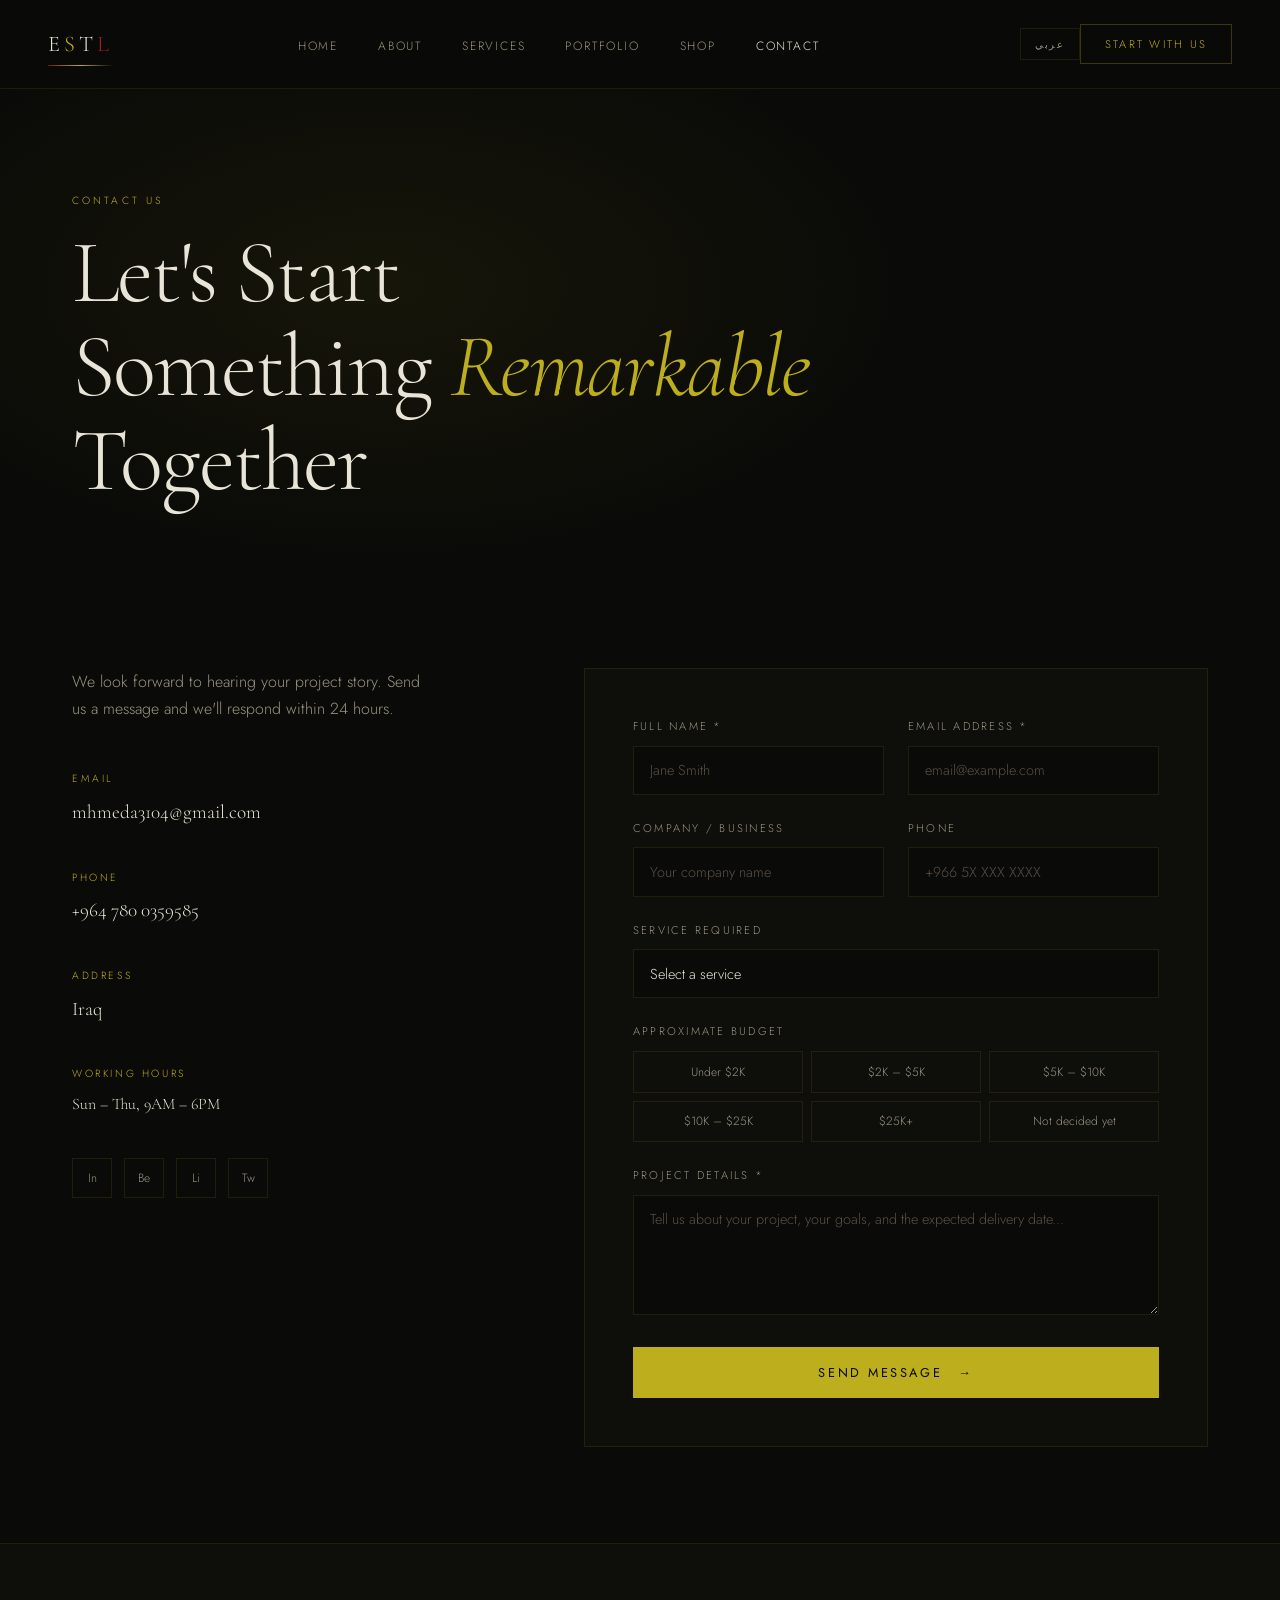
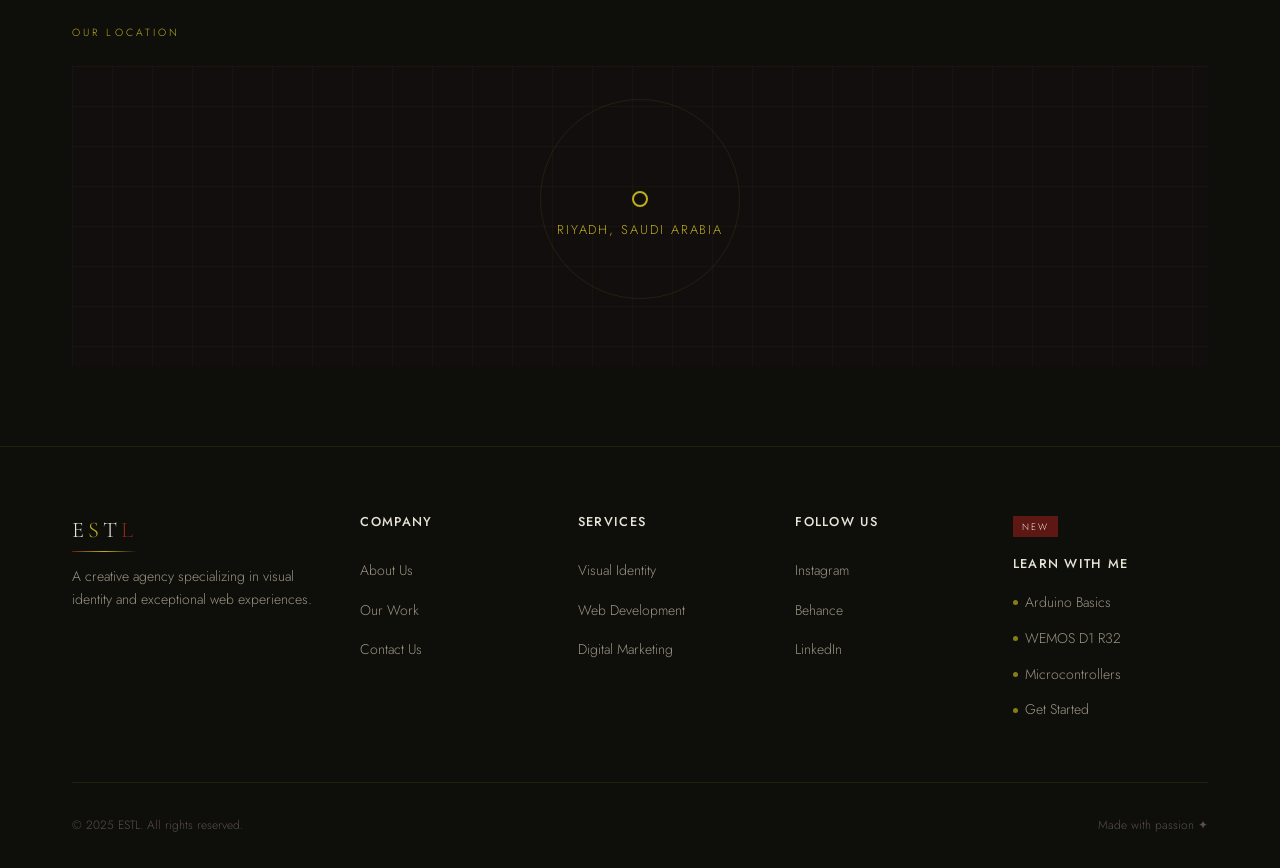
<file: contact.html>
<!DOCTYPE html>
<html lang="en" dir="ltr">
<head>
  <meta charset="UTF-8">
  <meta name="viewport" content="width=device-width, initial-scale=1.0">
  <title>ESTL — Contact</title>
  <link rel="stylesheet" href="style.css">
  <style>
    .page-hero { padding: 12rem 0 4rem; position: relative; overflow: hidden; }
    .page-hero::before { content: ''; position: absolute; inset: 0; background: radial-gradient(ellipse 60% 70% at 30% 50%, rgba(188,174,29,0.07) 0%, transparent 70%); }
    .page-hero-inner { position: relative; }

    .contact-layout { display: grid; grid-template-columns: 1fr 1.5fr; gap: 6rem; align-items: start; }

    .contact-info-item { margin-bottom: 2.5rem; }
    .ci-label { font-size: 0.65rem; letter-spacing: 0.25em; text-transform: uppercase; color: var(--gold); margin-bottom: 0.5rem; }
    .ci-value { font-family: var(--font-display); font-size: 1.2rem; }
    html[lang="ar"] .ci-value { font-family: var(--font-arabic); }
    .ci-value a { color: var(--text); text-decoration: none; transition: color 0.2s; }
    .ci-value a:hover { color: var(--gold); }

    .social-links { display: flex; gap: 0.75rem; margin-top: 2rem; }
    .social-link { width: 2.5rem; height: 2.5rem; border: 1px solid var(--border-dim); display: flex; align-items: center; justify-content: center; text-decoration: none; color: var(--text-muted); font-size: 0.75rem; transition: all 0.2s; }
    .social-link:hover { border-color: var(--gold); color: var(--gold); }

    .contact-form { padding: 3rem; background: var(--bg2); border: 1px solid var(--border-dim); }
    .form-row { display: grid; grid-template-columns: 1fr 1fr; gap: 1.5rem; }
    .form-group { margin-bottom: 1.5rem; }
    .form-group label { display: block; font-size: 0.7rem; letter-spacing: 0.2em; text-transform: uppercase; color: var(--text-muted); margin-bottom: 0.6rem; }
    .form-group input,
    .form-group textarea,
    .form-group select { width: 100%; background: var(--bg); border: 1px solid var(--border-dim); color: var(--text); padding: 0.85rem 1rem; font-family: var(--font-body); font-size: 0.9rem; font-weight: 300; transition: border-color 0.2s; appearance: none; }
    html[lang="ar"] .form-group input,
    html[lang="ar"] .form-group textarea,
    html[lang="ar"] .form-group select { font-family: var(--font-arabic); text-align: right; }
    .form-group input:focus,
    .form-group textarea:focus,
    .form-group select:focus { outline: none; border-color: var(--gold); }
    .form-group textarea { resize: vertical; min-height: 120px; }
    .form-group input::placeholder,
    .form-group textarea::placeholder { color: var(--text-dim); }

    .budget-options { display: grid; grid-template-columns: repeat(3,1fr); gap: 0.5rem; }
    .budget-opt { border: 1px solid var(--border-dim); padding: 0.6rem; text-align: center; font-size: 0.75rem; cursor: pointer; transition: all 0.2s; color: var(--text-muted); }
    .budget-opt:hover, .budget-opt.selected { border-color: var(--gold); color: var(--gold); background: var(--gold-dim); }

    .submit-btn { width: 100%; padding: 1rem; background: var(--gold); color: var(--bg); border: none; font-family: var(--font-body); font-size: 0.8rem; letter-spacing: 0.2em; text-transform: uppercase; cursor: pointer; transition: background 0.2s; display: flex; align-items: center; justify-content: center; gap: 1rem; }
    html[lang="ar"] .submit-btn { font-family: var(--font-arabic); }
    .submit-btn:hover { background: var(--gold-light); }

    .form-success { text-align: center; padding: 4rem 2rem; display: none; }
    .success-icon { font-size: 3rem; color: var(--gold); margin-bottom: 1.5rem; }
    .form-success h3 { margin-bottom: 1rem; }
    .form-success p { color: var(--text-muted); }

    .map-section { background: var(--bg2); padding: 5rem 0; border-top: 1px solid var(--border-dim); }
    .map-box { width: 100%; height: 300px; background: var(--bg3); display: flex; align-items: center; justify-content: center; position: relative; overflow: hidden; }
    .map-box::before { content: ''; position: absolute; inset: 0; background-image: linear-gradient(rgba(188,174,29,0.04) 1px, transparent 1px), linear-gradient(90deg, rgba(188,174,29,0.04) 1px, transparent 1px); background-size: 40px 40px; }
    .map-pin { position: relative; z-index: 1; text-align: center; }
    .map-pin-dot { width: 1rem; height: 1rem; border: 2px solid var(--gold); border-radius: 50%; margin: 0 auto 0.75rem; position: relative; }
    .map-pin-dot::after { content: ''; position: absolute; top: 50%; left: 50%; transform: translate(-50%,-50%); width: 200px; height: 200px; border-radius: 50%; border: 1px solid rgba(188,174,29,0.1); animation: ping 3s ease-in-out infinite; }
    @keyframes ping { 0%,100%{transform:translate(-50%,-50%) scale(0.5);opacity:0} 50%{transform:translate(-50%,-50%) scale(1);opacity:1} }
    .map-label { font-size: 0.8rem; letter-spacing: 0.15em; text-transform: uppercase; color: var(--gold); }

    @media(max-width:900px) {
      .contact-layout { grid-template-columns: 1fr; }
      .form-row { grid-template-columns: 1fr; }
      .budget-options { grid-template-columns: repeat(2,1fr); }
    }
  </style>
</head>
<body>

<nav>
  <a href="index.html" class="nav-logo"><span class="logo-e">E</span><span class="logo-s">S</span><span class="logo-t">T</span><span class="logo-l">L</span></a>
  <button class="hamburger" id="burger"><span></span><span></span><span></span></button>
  <ul class="nav-links" id="navLinks">
    <li><a href="index.html" data-en="Home" data-ar="الرئيسية">Home</a></li>
    <li><a href="about.html" data-en="About" data-ar="من نحن">About</a></li>
    <li><a href="services.html" data-en="Services" data-ar="خدماتنا">Services</a></li>
    <li><a href="portfolio.html" data-en="Portfolio" data-ar="أعمالنا">Portfolio</a></li>
    <li><a href="shop.html" data-en="Shop" data-ar="المتجر">Shop</a></li>
    <li><a href="contact.html" class="active" data-en="Contact" data-ar="تواصل">Contact</a></li>
  </ul>
  <button class="lang-toggle" id="langToggle" onclick="toggleLang()">عربي</button>
  <a href="contact.html" class="nav-cta" data-en="Start With Us" data-ar="ابدأ معنا">Start With Us</a>
</nav>

<section class="page-hero">
  <div class="container page-hero-inner">
    <div class="section-tag fade-up" data-en="Contact Us" data-ar="تواصل معنا">Contact Us</div>
    <h1 class="fade-up" data-en="Let's Start<br>Something <span class='italic gold'>Remarkable</span><br>Together" data-ar="لنبدأ<br>شيئاً <span class='italic gold'>رائعاً</span><br>معاً">Let's Start<br>Something <span class="italic gold">Remarkable</span><br>Together</h1>
  </div>
</section>

<section class="section">
  <div class="container">
    <div class="contact-layout">
      <div class="fade-up">
        <p style="color:var(--text-muted);margin-bottom:3rem;max-width:360px" data-en="We look forward to hearing your project story. Send us a message and we'll respond within 24 hours." data-ar="نتطلع لسماع قصة مشروعك. أرسل لنا رسالة وسنرد عليك خلال 24 ساعة.">We look forward to hearing your project story. Send us a message and we'll respond within 24 hours.</p>

        <div class="contact-info-item">
          <div class="ci-label" data-en="Email" data-ar="البريد الإلكتروني">Email</div>
          <div class="ci-value"><a href="mailto:hello@luminary.co">mhmeda3104@gmail.com</a></div>
        </div>
        <div class="contact-info-item">
          <div class="ci-label" data-en="Phone" data-ar="الهاتف">Phone</div>
          <div class="ci-value"><a href="tel:+966500000000">+964 780 0359585</a></div>
        </div>
        <div class="contact-info-item">
          <div class="ci-label" data-en="Address" data-ar="العنوان">Address</div>
          <div class="ci-value" data-en="Riyadh, Saudi Arabia" data-ar="الرياض، المملكة العربية السعودية">Iraq </div>
        </div>
        <div class="contact-info-item">
          <div class="ci-label" data-en="Working Hours" data-ar="ساعات العمل">Working Hours</div>
          <div class="ci-value" style="font-size:1rem;" data-en="Sun – Thu, 9AM – 6PM" data-ar="الأحد – الخميس، 9ص – 6م">Sun – Thu, 9AM – 6PM</div>
        </div>

        <div class="social-links">
          <a href="#" class="social-link" title="Instagram">In</a>
          <a href="#" class="social-link" title="Behance">Be</a>
          <a href="#" class="social-link" title="LinkedIn">Li</a>
          <a href="#" class="social-link" title="Twitter">Tw</a>
        </div>
      </div>

      <div class="fade-up">
        <div class="contact-form">
          <div id="formWrap">
            <div class="form-row">
              <div class="form-group">
                <label data-en="Full Name *" data-ar="الاسم الكامل *">Full Name *</label>
                <input type="text" id="fname" data-placeholder-en="Jane Smith" data-placeholder-ar="محمد الأحمدي" placeholder="Jane Smith">
              </div>
              <div class="form-group">
                <label data-en="Email Address *" data-ar="البريد الإلكتروني *">Email Address *</label>
                <input type="email" id="femail" placeholder="email@example.com">
              </div>
            </div>
            <div class="form-row">
              <div class="form-group">
                <label data-en="Company / Business" data-ar="الشركة / العمل">Company / Business</label>
                <input type="text" data-placeholder-en="Your company name" data-placeholder-ar="اسم شركتك" placeholder="Your company name">
              </div>
              <div class="form-group">
                <label data-en="Phone" data-ar="الهاتف">Phone</label>
                <input type="tel" placeholder="+966 5X XXX XXXX">
              </div>
            </div>
            <div class="form-group">
              <label data-en="Service Required" data-ar="نوع الخدمة المطلوبة">Service Required</label>
              <select>
                <option data-en="Select a service" data-ar="اختر الخدمة">Select a service</option>
                <option data-en="Visual Identity" data-ar="الهوية البصرية">Visual Identity</option>
                <option data-en="Website Development" data-ar="تطوير موقع ويب">Website Development</option>
                <option data-en="Marketing Strategy" data-ar="استراتيجية تسويقية">Marketing Strategy</option>
                <option data-en="Full Package" data-ar="باقة متكاملة">Full Package</option>
                <option data-en="Other" data-ar="أخرى">Other</option>
              </select>
            </div>
            <div class="form-group">
              <label data-en="Approximate Budget" data-ar="الميزانية التقريبية">Approximate Budget</label>
              <div class="budget-options">
                <div class="budget-opt" onclick="selectBudget(this)">Under $2K</div>
                <div class="budget-opt" onclick="selectBudget(this)">$2K – $5K</div>
                <div class="budget-opt" onclick="selectBudget(this)">$5K – $10K</div>
                <div class="budget-opt" onclick="selectBudget(this)">$10K – $25K</div>
                <div class="budget-opt" onclick="selectBudget(this)">$25K+</div>
                <div class="budget-opt" onclick="selectBudget(this)" data-en="Not decided yet" data-ar="لم يتحدد بعد">Not decided yet</div>
              </div>
            </div>
            <div class="form-group">
              <label data-en="Project Details *" data-ar="تفاصيل المشروع *">Project Details *</label>
              <textarea id="fmsg" data-placeholder-en="Tell us about your project, your goals, and the expected delivery date..." data-placeholder-ar="أخبرنا عن مشروعك، أهدافك، والتاريخ المتوقع للتسليم..." placeholder="Tell us about your project, your goals, and the expected delivery date..."></textarea>
            </div>
            <button class="submit-btn" onclick="submitForm()">
              <span data-en="Send Message" data-ar="إرسال الرسالة">Send Message</span>
              <span>→</span>
            </button>
          </div>

          <div class="form-success" id="formSuccess">
            <div class="success-icon">✦</div>
            <h3 data-en="Your message was sent successfully!" data-ar="تم إرسال رسالتك بنجاح!">Your message was sent successfully!</h3>
            <p data-en="Thank you for reaching out. Our team will contact you within 24 hours to discuss your project details." data-ar="شكراً على تواصلك معنا. سيتواصل معك فريقنا خلال 24 ساعة لمناقشة تفاصيل مشروعك.">Thank you for reaching out. Our team will contact you within 24 hours to discuss your project details.</p>
          </div>
        </div>
      </div>
    </div>
  </div>
</section>

<section class="map-section">
  <div class="container">
    <div class="section-tag fade-up" style="margin-bottom:1.5rem" data-en="Our Location" data-ar="موقعنا">Our Location</div>
    <div class="map-box fade-up">
      <div class="map-pin">
        <div class="map-pin-dot"></div>
        <div class="map-label" data-en="Riyadh, Saudi Arabia" data-ar="الرياض، المملكة العربية السعودية">Riyadh, Saudi Arabia</div>
      </div>
    </div>
  </div>
</section>

<footer>
  <div class="container">
    <div class="footer-grid">
      <div class="footer-brand"><a href="index.html" class="nav-logo"><span class="logo-e">E</span><span class="logo-s">S</span><span class="logo-t">T</span><span class="logo-l">L</span></a><p data-en="A creative agency specializing in visual identity and exceptional web experiences." data-ar="وكالة إبداعية متخصصة في بناء الهويات البصرية وتجارب الويب الاستثنائية.">A creative agency specializing in visual identity and exceptional web experiences.</p></div>
      <div class="footer-col"><h4 data-en="Company" data-ar="الشركة">Company</h4><ul><li><a href="about.html" data-en="About Us" data-ar="من نحن">About Us</a></li><li><a href="portfolio.html" data-en="Our Work" data-ar="أعمالنا">Our Work</a></li><li><a href="contact.html" data-en="Contact Us" data-ar="تواصل معنا">Contact Us</a></li></ul></div>
      <div class="footer-col"><h4 data-en="Services" data-ar="خدماتنا">Services</h4><ul><li><a href="services.html" data-en="Visual Identity" data-ar="الهوية البصرية">Visual Identity</a></li><li><a href="services.html" data-en="Web Development" data-ar="تطوير الويب">Web Development</a></li><li><a href="services.html" data-en="Digital Marketing" data-ar="التسويق الرقمي">Digital Marketing</a></li></ul></div>
      <div class="footer-col"><h4 data-en="Follow Us" data-ar="تابعنا">Follow Us</h4><ul><li><a href="#">Instagram</a></li><li><a href="#">Behance</a></li><li><a href="#">LinkedIn</a></li></ul></div>
      <div class="footer-learn">
        <span class="learn-badge" data-en="New" data-ar="جديد">New</span>
        <h4 data-en="Learn With Me" data-ar="تعلّم معي">Learn With Me</h4>
        <ul>
          <li><a href="learn-arduino.html#intro"><span class="learn-dot"></span><span data-en="Arduino Basics" data-ar="أساسيات أردوينو">Arduino Basics</span></a></li>
          <li><a href="learn-arduino.html#wemos"><span class="learn-dot"></span><span data-en="WEMOS D1 R32" data-ar="ويموس D1 R32">WEMOS D1 R32</span></a></li>
          <li><a href="learn-arduino.html#controllers"><span class="learn-dot"></span><span data-en="Microcontrollers" data-ar="المتحكمات الدقيقة">Microcontrollers</span></a></li>
          <li><a href="learn-arduino.html#getstarted"><span class="learn-dot"></span><span data-en="Get Started" data-ar="ابدأ الآن">Get Started</span></a></li>
        </ul>
      </div>
    </div>
    <div class="footer-bottom"><span data-en="© 2025 ESTL. All rights reserved." data-ar="© 2025 ESTL. جميع الحقوق محفوظة.">© 2025 ESTL. All rights reserved.</span><span data-en="Made with passion ✦" data-ar="صُنع بشغف ✦">Made with passion ✦</span></div>
  </div>
</footer>

<script src="lang.js"></script>
<script>
  const burger = document.getElementById('burger');
  const navLinks = document.getElementById('navLinks');
  burger.addEventListener('click', () => { burger.classList.toggle('open'); navLinks.classList.toggle('open'); });
  const observer = new IntersectionObserver((entries) => {
    entries.forEach(e => { if(e.isIntersecting) e.target.classList.add('visible'); });
  }, { threshold: 0.1 });
  document.querySelectorAll('.fade-up').forEach(el => observer.observe(el));

  // Update placeholders on lang switch
  const _origApply = window.toggleLang;
  window.toggleLang = function() {
    _origApply();
    updatePlaceholders();
    updateSelectOptions();
  };
  function updatePlaceholders() {
    const lang = document.documentElement.getAttribute('lang') || 'en';
    document.querySelectorAll('[data-placeholder-en]').forEach(el => {
      el.placeholder = el.getAttribute('data-placeholder-' + lang) || el.getAttribute('data-placeholder-en');
    });
  }
  function updateSelectOptions() {
    const lang = document.documentElement.getAttribute('lang') || 'en';
    document.querySelectorAll('select option[data-en]').forEach(opt => {
      opt.textContent = opt.getAttribute('data-' + lang) || opt.getAttribute('data-en');
    });
  }

  function selectBudget(el) {
    document.querySelectorAll('.budget-opt').forEach(b => b.classList.remove('selected'));
    el.classList.add('selected');
  }

  function submitForm() {
    const name = document.getElementById('fname').value.trim();
    const email = document.getElementById('femail').value.trim();
    const msg = document.getElementById('fmsg').value.trim();
    if (!name || !email || !msg) {
      const lang = document.documentElement.getAttribute('lang') || 'en';
      alert(lang === 'ar'
        ? 'يرجى ملء الحقول المطلوبة (الاسم، البريد الإلكتروني، تفاصيل المشروع)'
        : 'Please fill in the required fields (Name, Email, Project Details)');
      return;
    }
    document.getElementById('formWrap').style.display = 'none';
    document.getElementById('formSuccess').style.display = 'block';
    // Apply lang to success message
    const lang = document.documentElement.getAttribute('lang') || 'en';
    document.querySelectorAll('#formSuccess [data-en]').forEach(el => {
      el.textContent = el.getAttribute('data-' + lang) || el.getAttribute('data-en');
    });
  }
</script>
</body>
</html>
</file>
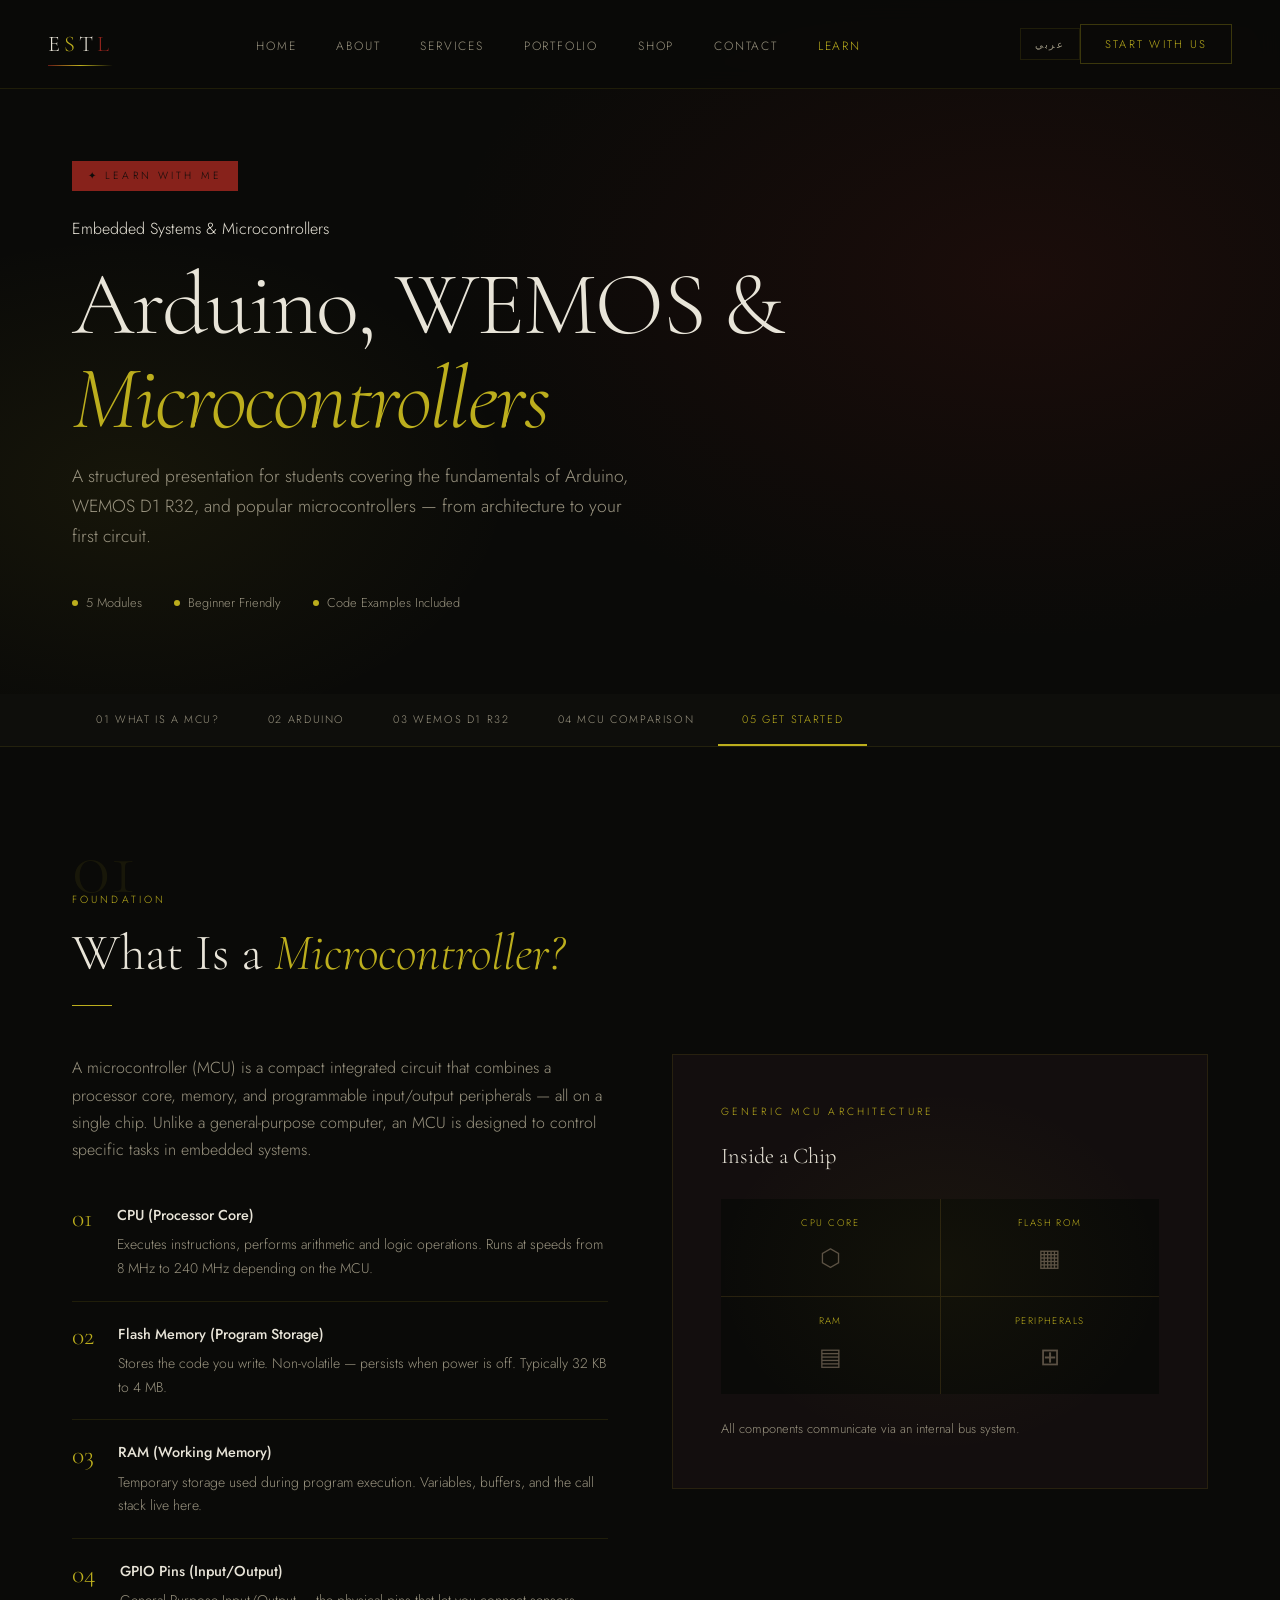
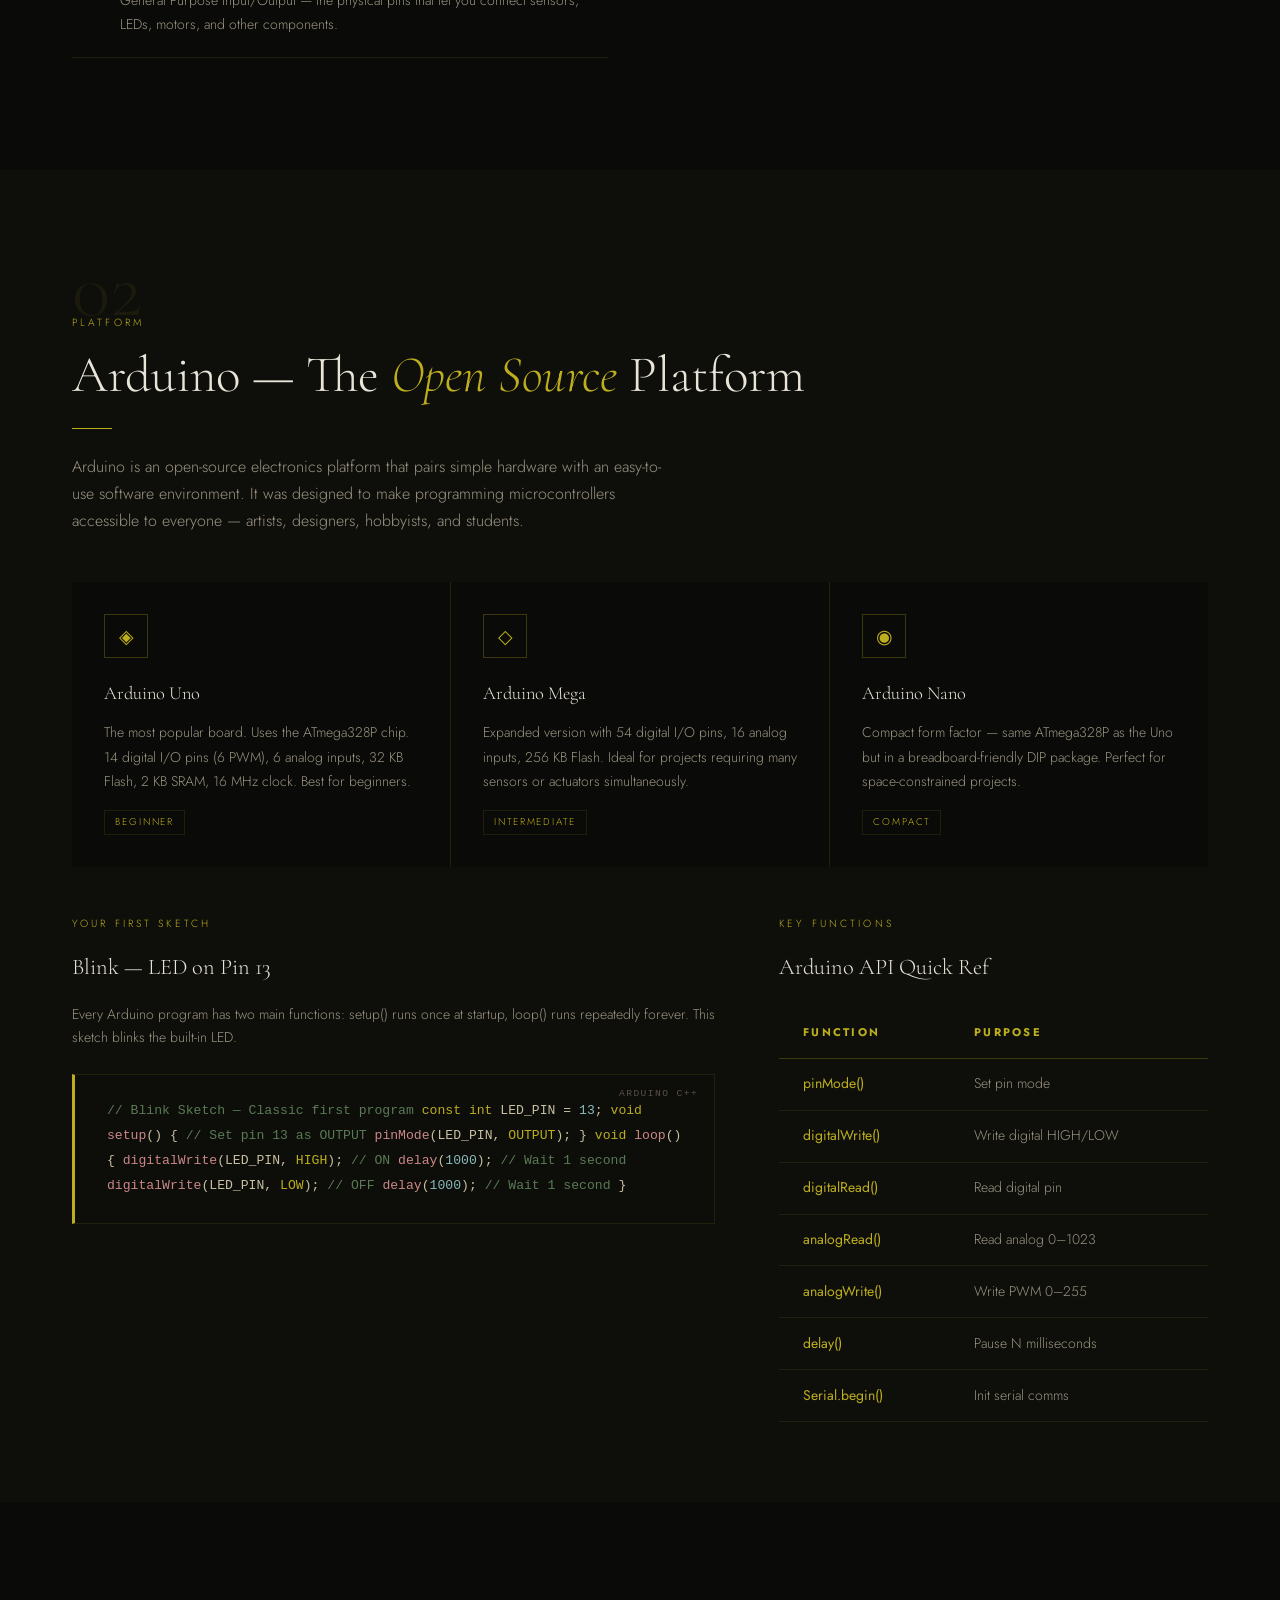
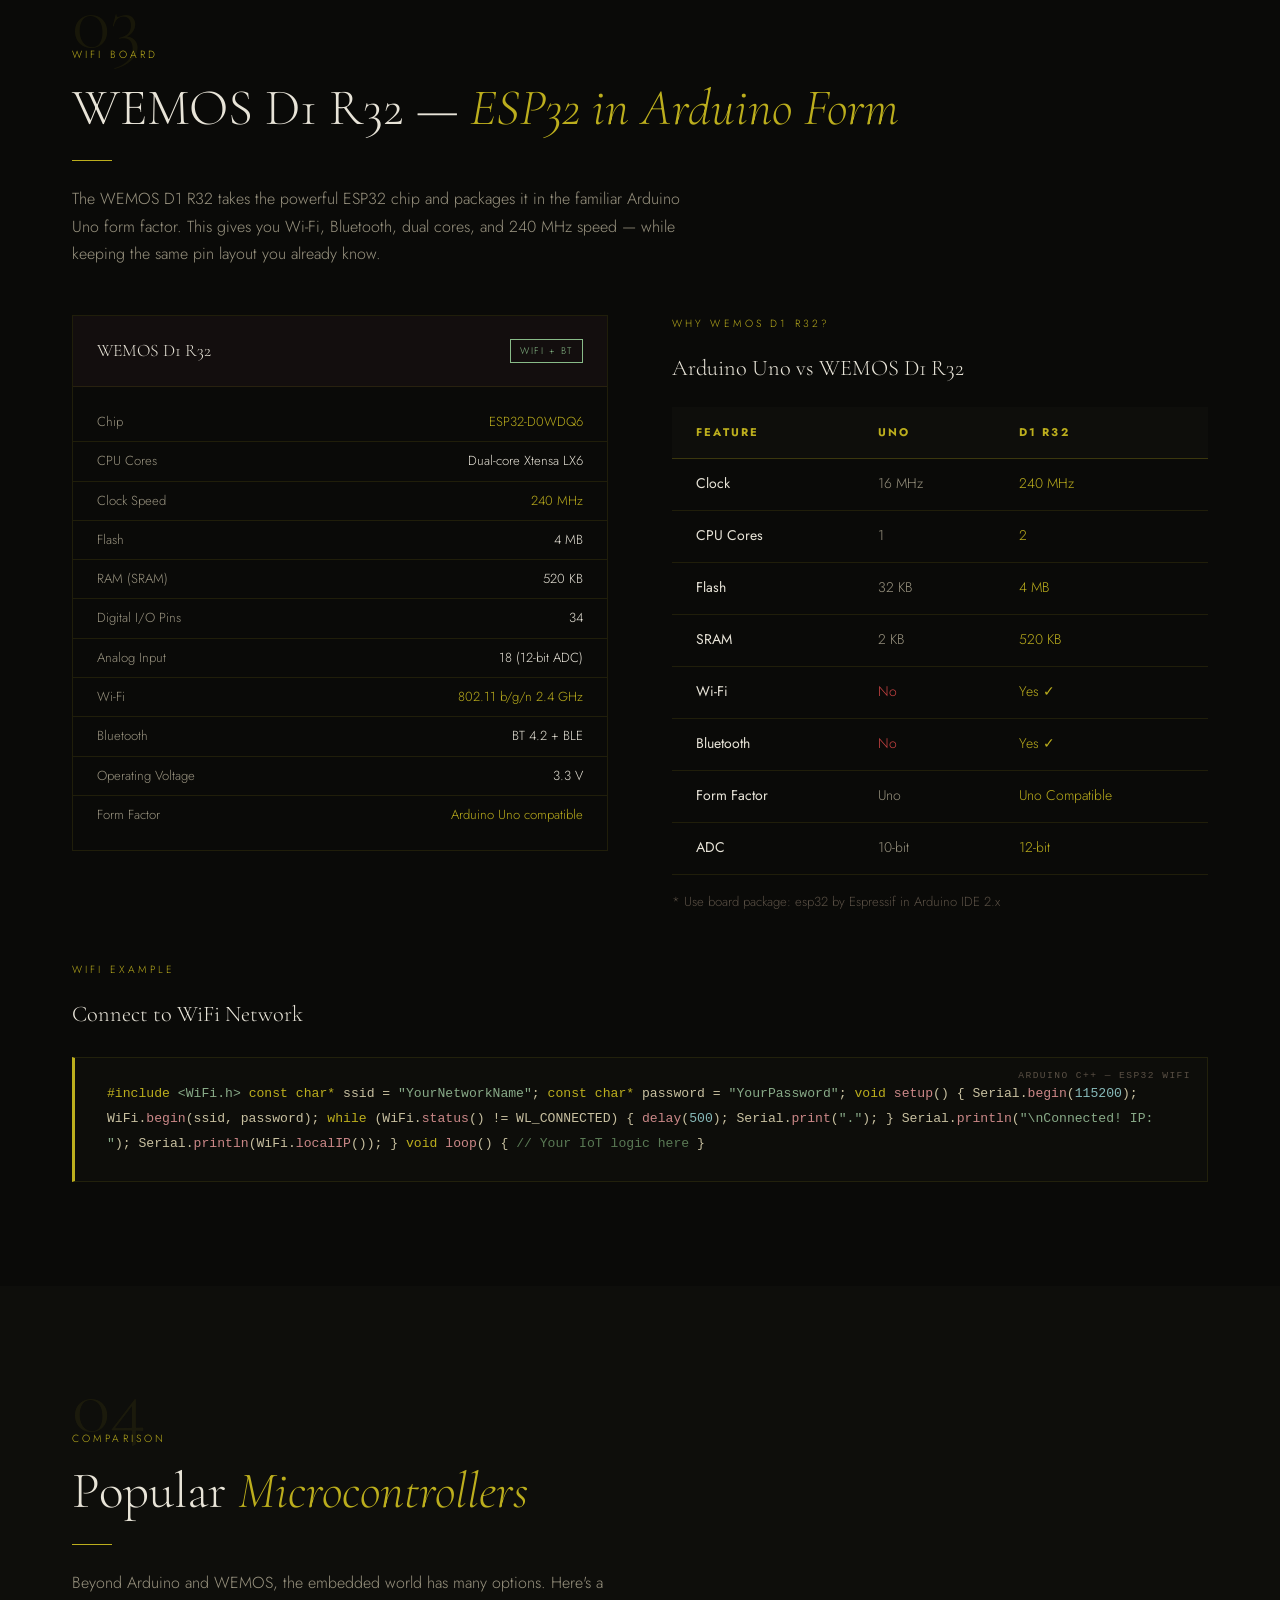
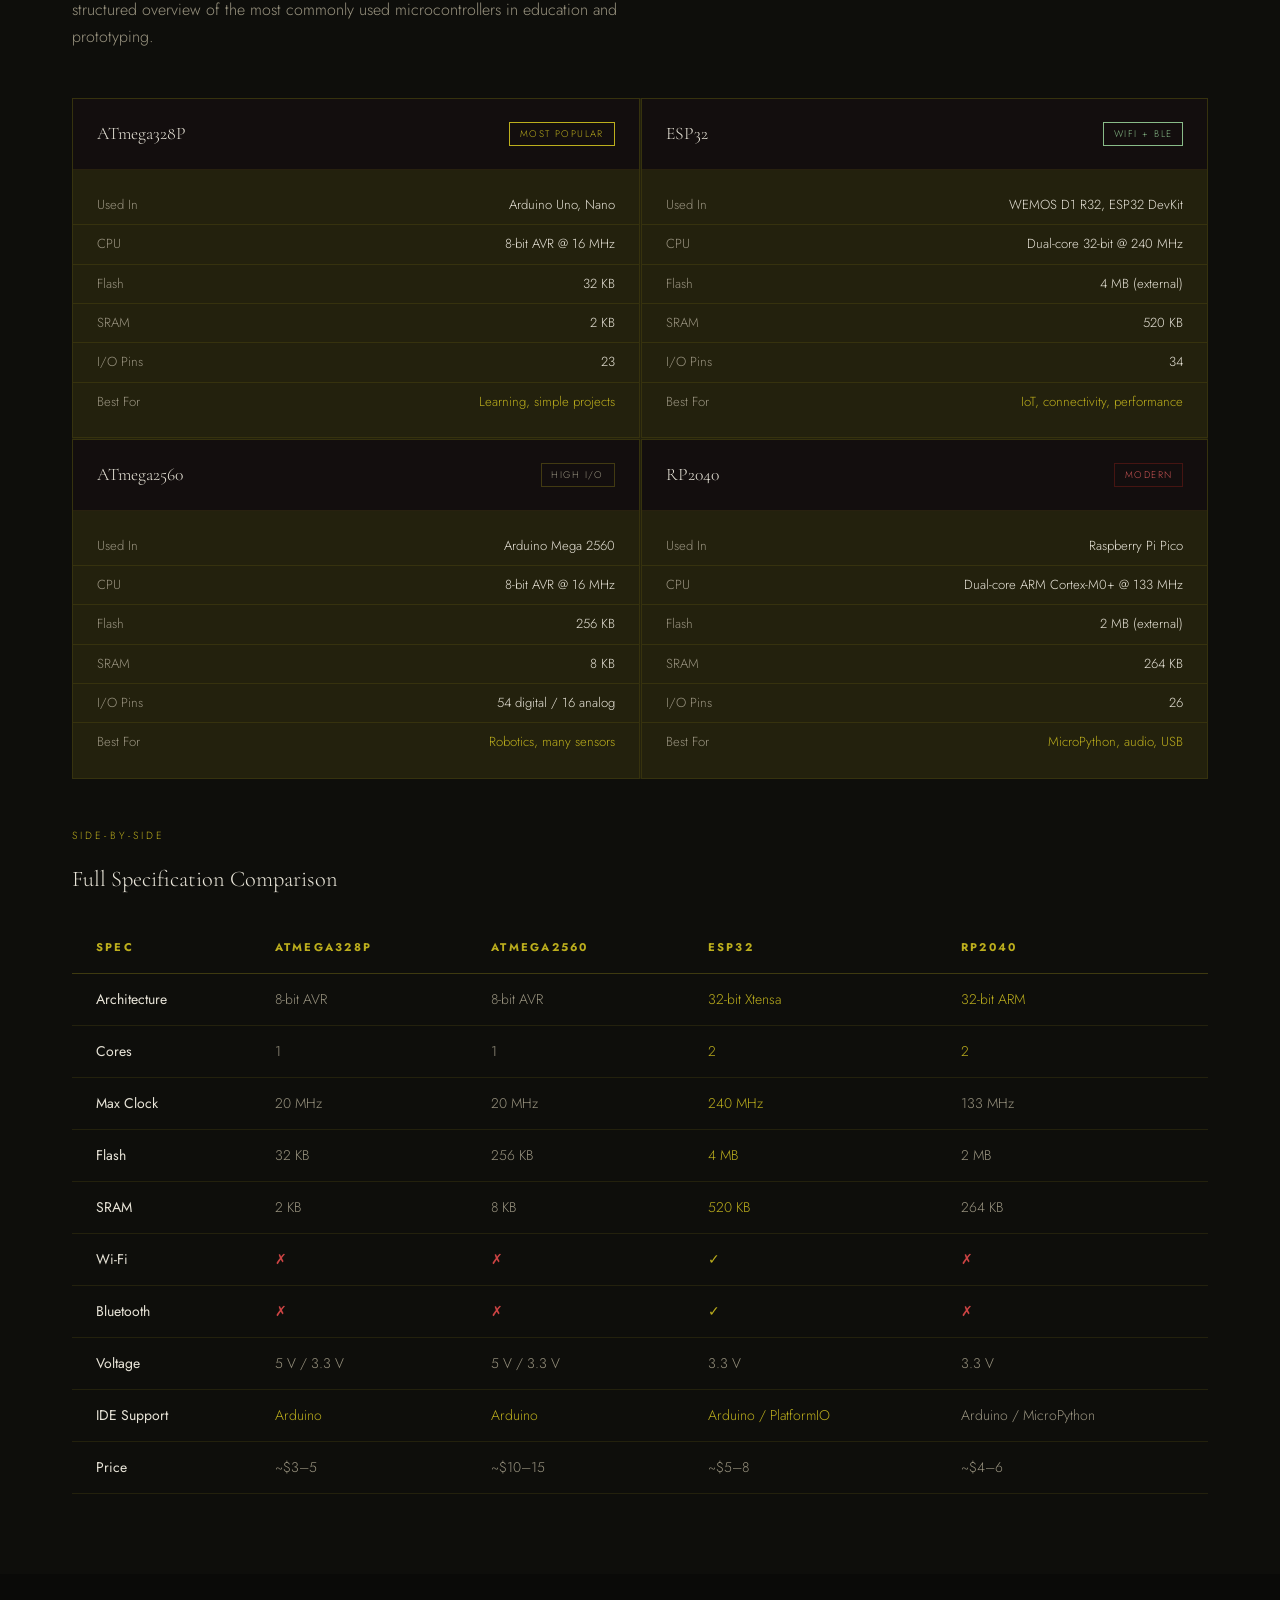
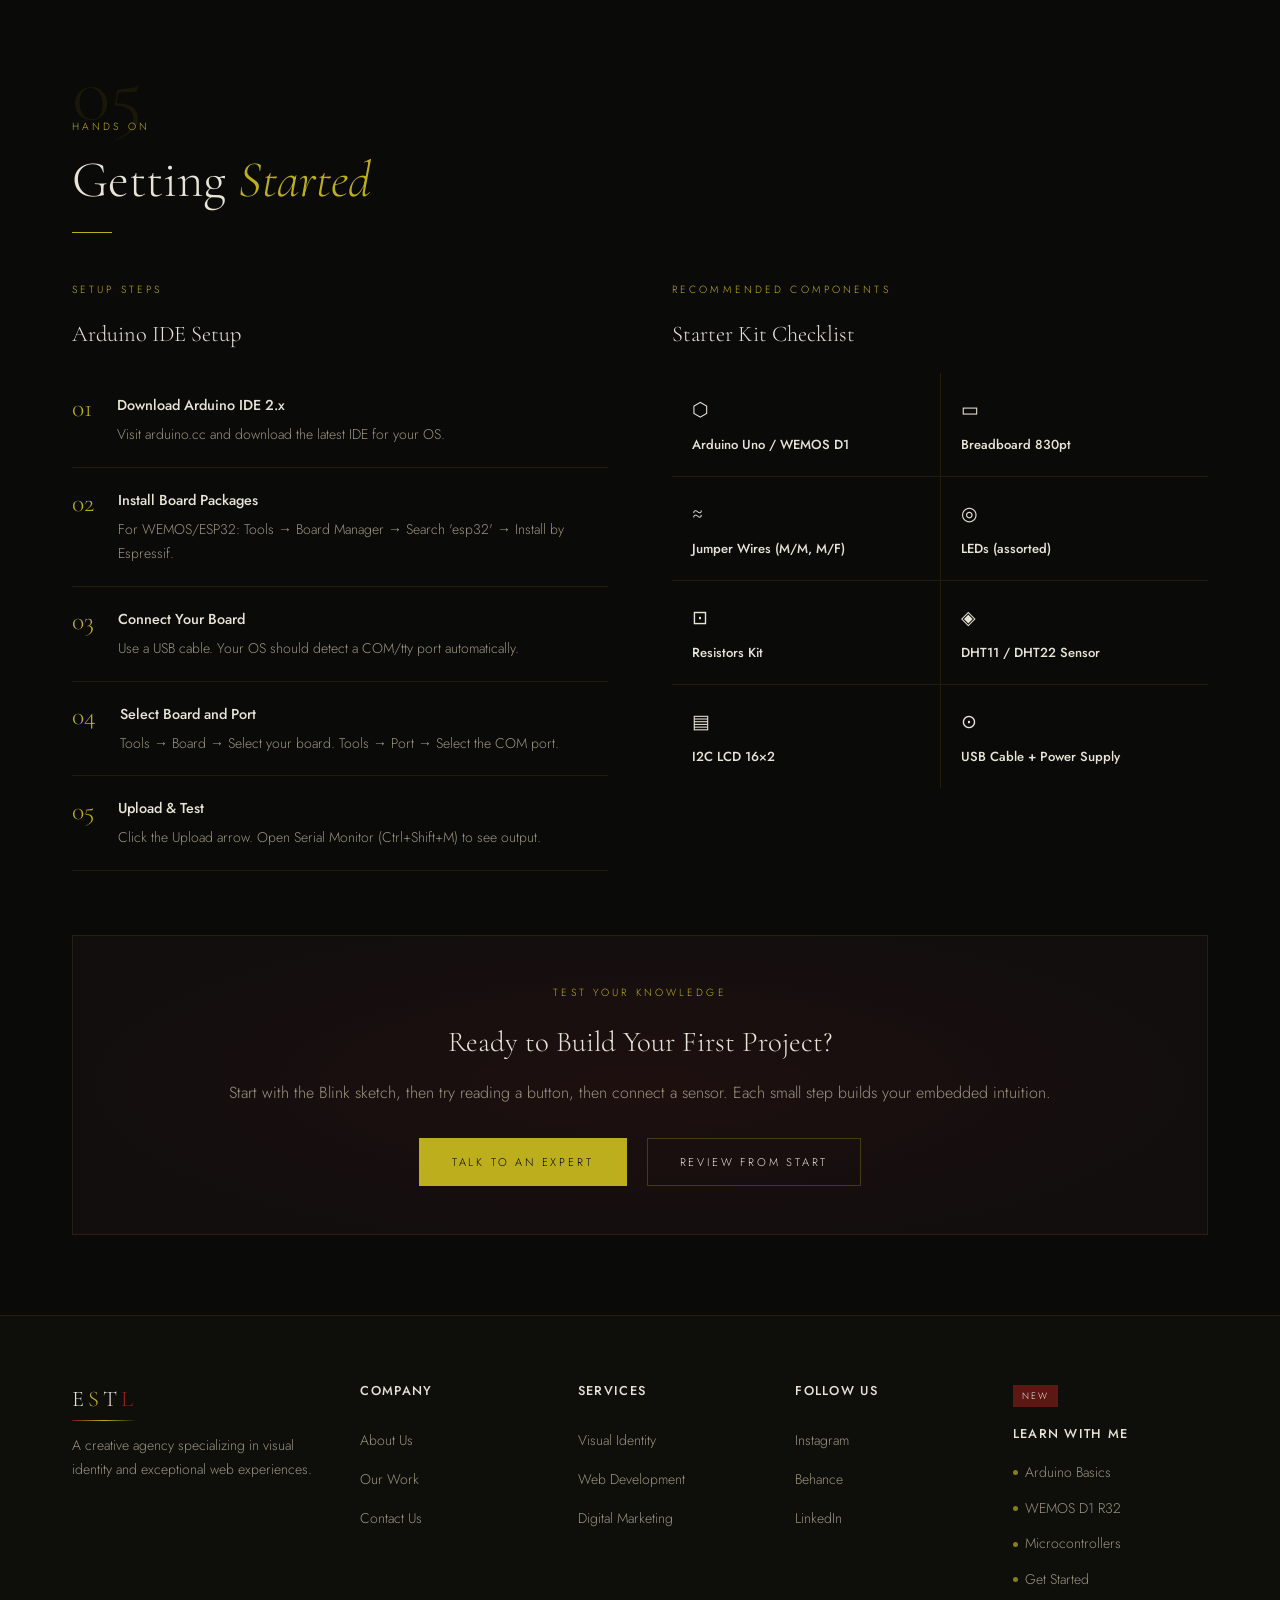
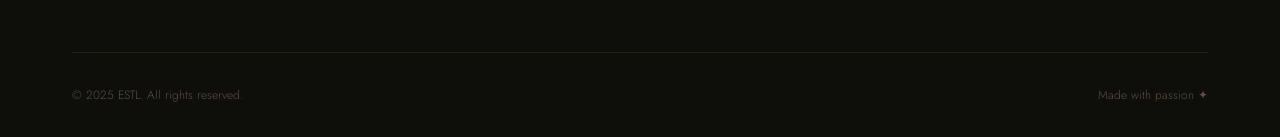
<file: learn-arduino.html>
<!DOCTYPE html>
<html lang="en" dir="ltr">
<head>
  <meta charset="UTF-8">
  <meta name="viewport" content="width=device-width, initial-scale=1.0">
  <title>ESTL — Learn With Me: Arduino & Microcontrollers</title>
  <link rel="stylesheet" href="style.css">
  <style>
    /* ── Page Hero ── */
    .learn-hero {
      padding: 10rem 0 5rem;
      position: relative;
      overflow: hidden;
      background: var(--bg);
    }
    .learn-hero::before {
      content: '';
      position: absolute; inset: 0;
      background:
        radial-gradient(ellipse 70% 80% at 80% 40%, rgba(104,26,21,0.18) 0%, transparent 65%),
        radial-gradient(ellipse 50% 60% at 10% 70%, rgba(188,174,29,0.07) 0%, transparent 60%);
    }
    .learn-hero-inner { position: relative; }
    .learn-badge-hero {
      display: inline-flex; align-items: center; gap: 0.6rem;
      font-size: 0.65rem; letter-spacing: 0.3em; text-transform: uppercase;
      color: var(--bg); background: var(--crimson);
      padding: 0.4rem 1rem; margin-bottom: 1.5rem;
      filter: brightness(1.3);
    }
    .learn-hero h1 { margin-bottom: 1rem; }
    .learn-hero h1 em { font-style: italic; color: var(--gold); }
    .learn-hero p { font-size: 1.1rem; color: var(--text-muted); max-width: 560px; margin-bottom: 2.5rem; }
    .hero-meta { display: flex; gap: 2rem; flex-wrap: wrap; margin-top: 1rem; }
    .meta-item { display: flex; align-items: center; gap: 0.5rem; font-size: 0.8rem; color: var(--text-muted); }
    .meta-dot { width: 6px; height: 6px; border-radius: 50%; background: var(--gold); }

    /* ── TOC Bar ── */
    .toc-bar {
      background: var(--bg2);
      border-bottom: 1px solid var(--border-dim);
      padding: 0;
      position: sticky;
      top: 72px;
      z-index: 50;
    }
    .toc-inner {
      display: flex; gap: 0; overflow-x: auto;
      scrollbar-width: none;
    }
    .toc-inner::-webkit-scrollbar { display: none; }
    .toc-link {
      flex-shrink: 0;
      padding: 1rem 1.5rem;
      font-size: 0.68rem; letter-spacing: 0.15em; text-transform: uppercase;
      color: var(--text-muted); text-decoration: none;
      border-bottom: 2px solid transparent;
      transition: all 0.2s;
    }
    .toc-link:hover, .toc-link.active { color: var(--gold); border-bottom-color: var(--gold); }

    /* ── Slide / Section Layout ── */
    .learn-section { padding: 5rem 0; }
    .learn-section:nth-child(odd) { background: var(--bg2); }
    .slide-header { margin-bottom: 3rem; }
    .slide-num {
      font-family: var(--font-display);
      font-size: 5rem; font-weight: 300;
      color: rgba(188,174,29,0.08);
      line-height: 1;
      margin-bottom: -1rem;
      display: block;
    }
    .slide-header h2 { position: relative; z-index: 1; }

    /* ── Card Grid ── */
    .card-grid { display: grid; grid-template-columns: repeat(3, 1fr); gap: 1px; background: var(--border-dim); }
    .card-grid-2 { grid-template-columns: repeat(2, 1fr); }
    .card-grid-4 { grid-template-columns: repeat(4, 1fr); }
    .learn-card {
      background: var(--bg);
      padding: 2rem;
      transition: background 0.3s;
    }
    .learn-card:hover { background: var(--bg3); }
    .card-icon {
      width: 44px; height: 44px;
      border: 1px solid var(--border);
      display: flex; align-items: center; justify-content: center;
      font-size: 1.2rem; margin-bottom: 1.25rem;
      color: var(--gold);
    }
    .learn-card h3 { font-size: 1.15rem; margin-bottom: 0.65rem; }
    .learn-card p { font-size: 0.875rem; color: var(--text-muted); line-height: 1.75; }
    .learn-card .card-tag {
      display: inline-block; margin-top: 1rem;
      font-size: 0.62rem; letter-spacing: 0.2em; text-transform: uppercase;
      color: var(--gold); border: 1px solid var(--border-dim); padding: 0.2rem 0.6rem;
    }

    /* ── Compare Table ── */
    .compare-table {
      width: 100%; border-collapse: collapse;
      font-size: 0.875rem;
    }
    .compare-table th {
      font-size: 0.7rem; letter-spacing: 0.2em; text-transform: uppercase;
      color: var(--gold); border-bottom: 1px solid var(--border);
      padding: 1rem 1.5rem; text-align: left; background: var(--bg2);
    }
    html[lang="ar"] .compare-table th { text-align: right; }
    .compare-table td {
      padding: 0.85rem 1.5rem;
      color: var(--text-muted);
      border-bottom: 1px solid var(--border-dim);
    }
    .compare-table tr:hover td { background: var(--bg3); color: var(--text); }
    .compare-table .td-label { color: var(--text); font-weight: 400; }
    .compare-table .td-highlight { color: var(--gold); }
    .compare-table .td-crimson { color: #c44; }

    /* ── Board Visual ── */
    .board-visual {
      background: var(--bg3);
      border: 1px solid var(--border-dim);
      padding: 3rem;
      position: relative;
      overflow: hidden;
    }
    .board-visual::before {
      content: '';
      position: absolute; inset: 0;
      background: radial-gradient(ellipse 60% 60% at 50% 50%, rgba(188,174,29,0.05) 0%, transparent 70%);
    }
    .board-pins {
      display: flex; gap: 0.4rem; flex-wrap: wrap; margin-top: 1.5rem;
    }
    .pin {
      width: 32px; height: 32px;
      border: 1px solid var(--border);
      display: flex; align-items: center; justify-content: center;
      font-size: 0.55rem; color: var(--text-dim);
      cursor: default; transition: all 0.2s;
      position: relative;
    }
    .pin:hover { border-color: var(--gold); color: var(--gold); }
    .pin.digital { border-color: rgba(188,174,29,0.25); }
    .pin.analog { border-color: rgba(104,26,21,0.4); }
    .pin.power { border-color: rgba(255,255,255,0.15); }
    .pin.special { border-color: rgba(100,180,100,0.3); }
    .pin-legend { display: flex; gap: 1.5rem; flex-wrap: wrap; margin-top: 1rem; }
    .pin-legend-item { display: flex; align-items: center; gap: 0.4rem; font-size: 0.72rem; color: var(--text-muted); }
    .pin-legend-dot { width: 10px; height: 10px; border-width: 1px; border-style: solid; }

    /* ── Code Block ── */
    .code-block {
      background: #0d0d0a;
      border: 1px solid var(--border-dim);
      border-left: 3px solid var(--gold);
      padding: 1.5rem 2rem;
      font-family: 'Courier New', monospace;
      font-size: 0.82rem;
      line-height: 1.9;
      color: #c8c0a0;
      overflow-x: auto;
      margin: 1.5rem 0;
      position: relative;
    }
    .code-block .c-comment { color: #5a7a55; }
    .code-block .c-keyword { color: #BCAE1D; }
    .code-block .c-function { color: #c88; }
    .code-block .c-number  { color: #8bb; }
    .code-block .c-string  { color: #8a8; }
    .code-label {
      position: absolute; top: 0.6rem; right: 1rem;
      font-size: 0.6rem; letter-spacing: 0.15em; text-transform: uppercase;
      color: var(--text-dim);
    }

    /* ── Step List ── */
    .step-list { list-style: none; counter-reset: steps; }
    .step-list li {
      counter-increment: steps;
      display: flex; gap: 1.5rem; align-items: flex-start;
      padding: 1.25rem 0;
      border-bottom: 1px solid var(--border-dim);
    }
    .step-list li::before {
      content: counter(steps, decimal-leading-zero);
      font-family: var(--font-display); font-size: 1.6rem; font-weight: 300;
      color: var(--gold); flex-shrink: 0; line-height: 1; margin-top: 0.1rem;
    }
    .step-content h4 { font-size: 0.9rem; margin-bottom: 0.35rem; text-transform: none; letter-spacing: 0; }
    .step-content p { font-size: 0.875rem; color: var(--text-muted); }

    /* ── MCU Spec Card ── */
    .spec-card {
      border: 1px solid var(--border-dim);
      padding: 0;
      overflow: hidden;
    }
    .spec-card-head {
      padding: 1.25rem 1.5rem;
      background: var(--bg3);
      border-bottom: 1px solid var(--border-dim);
      display: flex; justify-content: space-between; align-items: center;
    }
    .spec-card-head h3 { font-size: 1.1rem; margin: 0; }
    .spec-badge {
      font-size: 0.6rem; letter-spacing: 0.15em; text-transform: uppercase;
      padding: 0.2rem 0.6rem; border: 1px solid var(--border);
      color: var(--text-muted);
    }
    .spec-badge.popular { border-color: var(--gold); color: var(--gold); }
    .spec-badge.wifi { border-color: #8b8; color: #8b8; }
    .spec-badge.advanced { border-color: rgba(104,26,21,0.6); color: #c55; }
    .spec-rows { padding: 1rem 0; }
    .spec-row {
      display: flex; justify-content: space-between;
      padding: 0.5rem 1.5rem;
      font-size: 0.82rem;
      border-bottom: 1px solid var(--border-dim);
    }
    .spec-row:last-child { border-bottom: none; }
    .spec-key { color: var(--text-muted); }
    .spec-val { color: var(--text); text-align: right; }
    .spec-val.gold { color: var(--gold); }
    html[lang="ar"] .spec-row { flex-direction: row-reverse; }
    html[lang="ar"] .spec-val { text-align: left; }

    /* ── Quiz CTA ── */
    .quiz-cta {
      background: var(--bg3);
      border: 1px solid var(--border-dim);
      padding: 3rem;
      text-align: center;
      position: relative; overflow: hidden;
    }
    .quiz-cta::before {
      content: '';
      position: absolute; inset: 0;
      background: radial-gradient(ellipse 70% 80% at 50% 50%, rgba(104,26,21,0.12) 0%, transparent 70%);
    }
    .quiz-cta > * { position: relative; }
    .quiz-cta h3 { font-size: 1.8rem; margin-bottom: 0.75rem; }
    .quiz-cta p { color: var(--text-muted); margin-bottom: 2rem; }

    /* ── Two-col layout ── */
    .two-col { display: grid; grid-template-columns: 1fr 1fr; gap: 4rem; align-items: start; }
    .two-col-3-2 { grid-template-columns: 3fr 2fr; }

    @media(max-width: 900px) {
      .card-grid, .card-grid-2, .card-grid-4 { grid-template-columns: 1fr; }
      .two-col, .two-col-3-2 { grid-template-columns: 1fr; }
    }
    @media(max-width: 600px) {
      .learn-hero { padding: 8rem 0 4rem; }
      .slide-num { font-size: 3.5rem; }
    }
  </style>
</head>
<body>

<!-- NAV -->
<nav>
  <a href="index.html" class="nav-logo"><span class="logo-e">E</span><span class="logo-s">S</span><span class="logo-t">T</span><span class="logo-l">L</span></a>
  <button class="hamburger" id="burger" aria-label="Menu"><span></span><span></span><span></span></button>
  <ul class="nav-links" id="navLinks">
    <li><a href="index.html" data-en="Home" data-ar="الرئيسية">Home</a></li>
    <li><a href="about.html" data-en="About" data-ar="من نحن">About</a></li>
    <li><a href="services.html" data-en="Services" data-ar="خدماتنا">Services</a></li>
    <li><a href="portfolio.html" data-en="Portfolio" data-ar="أعمالنا">Portfolio</a></li>
    <li><a href="shop.html" data-en="Shop" data-ar="المتجر">Shop</a></li>
    <li><a href="contact.html" data-en="Contact" data-ar="تواصل">Contact</a></li>
    <li><a href="learn-arduino.html" class="active" style="color:var(--gold)" data-en="Learn" data-ar="تعلّم">Learn</a></li>
  </ul>
  <button class="lang-toggle" id="langToggle" onclick="toggleLang()">عربي</button>
  <a href="contact.html" class="nav-cta" data-en="Start With Us" data-ar="ابدأ معنا">Start With Us</a>
</nav>

<!-- HERO -->
<section class="learn-hero">
  <div class="container learn-hero-inner">
    <span class="learn-badge-hero" data-en="✦ Learn With Me" data-ar="✦ تعلّم معي">✦ Learn With Me</span>
    <div class="hero-eyebrow" style="margin-bottom:1rem;">
      <span data-en="Embedded Systems & Microcontrollers" data-ar="الأنظمة المدمجة والمتحكمات الدقيقة">Embedded Systems &amp; Microcontrollers</span>
    </div>
    <h1 class="fade-up" data-en="Arduino, WEMOS & <em>Microcontrollers</em>" data-ar="أردوينو، ويموس و<em>المتحكمات</em>">Arduino, WEMOS &amp; <em>Microcontrollers</em></h1>
    <p class="fade-up" data-en="A structured presentation for students covering the fundamentals of Arduino, WEMOS D1 R32, and popular microcontrollers — from architecture to your first circuit." data-ar="عرض منظّم للطلاب يغطي أساسيات أردوينو، ويموس D1 R32، والمتحكمات الشائعة — من المعمارية حتى أول دائرة كهربائية.">A structured presentation for students covering the fundamentals of Arduino, WEMOS D1 R32, and popular microcontrollers — from architecture to your first circuit.</p>
    <div class="hero-meta fade-up">
      <div class="meta-item"><span class="meta-dot"></span><span data-en="5 Modules" data-ar="٥ وحدات">5 Modules</span></div>
      <div class="meta-item"><span class="meta-dot"></span><span data-en="Beginner Friendly" data-ar="مناسب للمبتدئين">Beginner Friendly</span></div>
      <div class="meta-item"><span class="meta-dot"></span><span data-en="Code Examples Included" data-ar="أمثلة كود مضمّنة">Code Examples Included</span></div>
    </div>
  </div>
</section>

<!-- TOC -->
<div class="toc-bar">
  <div class="container">
    <div class="toc-inner">
      <a href="#intro"       class="toc-link active" data-en="01 What is a MCU?" data-ar="٠١ ما هو المتحكم؟">01 What is a MCU?</a>
      <a href="#arduino"     class="toc-link"        data-en="02 Arduino"         data-ar="٠٢ أردوينو">02 Arduino</a>
      <a href="#wemos"       class="toc-link"        data-en="03 WEMOS D1 R32"    data-ar="٠٣ ويموس D1 R32">03 WEMOS D1 R32</a>
      <a href="#controllers" class="toc-link"        data-en="04 MCU Comparison"  data-ar="٠٤ مقارنة المتحكمات">04 MCU Comparison</a>
      <a href="#getstarted"  class="toc-link"        data-en="05 Get Started"     data-ar="٠٥ ابدأ الآن">05 Get Started</a>
    </div>
  </div>
</div>

<!-- ═══════════════════════════════════════
     MODULE 01 — What is a Microcontroller?
═══════════════════════════════════════ -->
<section class="learn-section section" id="intro">
  <div class="container">
    <div class="slide-header fade-up">
      <span class="slide-num">01</span>
      <span class="section-tag" data-en="Foundation" data-ar="الأساس">Foundation</span>
      <h2 data-en="What Is a <span class='italic gold'>Microcontroller?</span>" data-ar="ما هو <span class='italic gold'>المتحكم الدقيق؟</span>">What Is a <span class="italic gold">Microcontroller?</span></h2>
      <div class="divider"></div>
    </div>

    <div class="two-col fade-up">
      <div>
        <p style="color:var(--text-muted);margin-bottom:1.25rem;" data-en="A microcontroller (MCU) is a compact integrated circuit that combines a processor core, memory, and programmable input/output peripherals — all on a single chip. Unlike a general-purpose computer, an MCU is designed to control specific tasks in embedded systems." data-ar="المتحكم الدقيق (MCU) هو دائرة متكاملة مدمجة تجمع نواة المعالج والذاكرة ومنافذ إدخال/إخراج قابلة للبرمجة — كلها على رقاقة واحدة. على خلاف الحاسوب العام، صُمّم المتحكم للتحكم في مهام محددة داخل الأنظمة المدمجة.">A microcontroller (MCU) is a compact integrated circuit that combines a processor core, memory, and programmable input/output peripherals — all on a single chip. Unlike a general-purpose computer, an MCU is designed to control specific tasks in embedded systems.</p>

        <ul class="step-list" style="margin-bottom:2rem;">
          <li>
            <div class="step-content">
              <h4 data-en="CPU (Processor Core)" data-ar="نواة المعالج (CPU)">CPU (Processor Core)</h4>
              <p data-en="Executes instructions, performs arithmetic and logic operations. Runs at speeds from 8 MHz to 240 MHz depending on the MCU." data-ar="تُنفّذ التعليمات وتُجري العمليات الحسابية والمنطقية. تعمل بسرعات من ٨ ميغاهرتز إلى ٢٤٠ ميغاهرتز.">Executes instructions, performs arithmetic and logic operations. Runs at speeds from 8 MHz to 240 MHz depending on the MCU.</p>
            </div>
          </li>
          <li>
            <div class="step-content">
              <h4 data-en="Flash Memory (Program Storage)" data-ar="ذاكرة فلاش (تخزين البرنامج)">Flash Memory (Program Storage)</h4>
              <p data-en="Stores the code you write. Non-volatile — persists when power is off. Typically 32 KB to 4 MB." data-ar="تخزّن الكود الذي تكتبه. غير متطايرة — تبقى عند قطع الكهرباء. عادةً ٣٢ كيلوبايت إلى ٤ ميغابايت.">Stores the code you write. Non-volatile — persists when power is off. Typically 32 KB to 4 MB.</p>
            </div>
          </li>
          <li>
            <div class="step-content">
              <h4 data-en="RAM (Working Memory)" data-ar="ذاكرة العمل (RAM)">RAM (Working Memory)</h4>
              <p data-en="Temporary storage used during program execution. Variables, buffers, and the call stack live here." data-ar="تخزين مؤقت يُستخدم أثناء تشغيل البرنامج. المتغيرات والمخازن المؤقتة تعيش هنا.">Temporary storage used during program execution. Variables, buffers, and the call stack live here.</p>
            </div>
          </li>
          <li>
            <div class="step-content">
              <h4 data-en="GPIO Pins (Input/Output)" data-ar="أطراف GPIO">GPIO Pins (Input/Output)</h4>
              <p data-en="General Purpose Input/Output — the physical pins that let you connect sensors, LEDs, motors, and other components." data-ar="أطراف إدخال وإخراج عامة — تتيح لك توصيل المستشعرات والمصابيح والمحركات والمكونات الأخرى.">General Purpose Input/Output — the physical pins that let you connect sensors, LEDs, motors, and other components.</p>
            </div>
          </li>
        </ul>
      </div>

      <div>
        <div class="board-visual fade-up">
          <span class="section-tag" data-en="Generic MCU Architecture" data-ar="معمارية متحكم عام">Generic MCU Architecture</span>
          <h3 data-en="Inside a Chip" data-ar="داخل الرقاقة">Inside a Chip</h3>
          <div style="margin-top:1.5rem;display:grid;grid-template-columns:1fr 1fr;gap:1px;background:var(--border-dim);">
            <div style="background:var(--bg);padding:1rem;text-align:center;">
              <div style="font-size:0.6rem;letter-spacing:0.15em;text-transform:uppercase;color:var(--gold);margin-bottom:0.5rem;" data-en="CPU Core" data-ar="نواة CPU">CPU Core</div>
              <div style="font-family:var(--font-display);font-size:1.5rem;color:var(--text-dim);">⬡</div>
            </div>
            <div style="background:var(--bg);padding:1rem;text-align:center;">
              <div style="font-size:0.6rem;letter-spacing:0.15em;text-transform:uppercase;color:var(--gold);margin-bottom:0.5rem;" data-en="Flash ROM" data-ar="ذاكرة فلاش">Flash ROM</div>
              <div style="font-family:var(--font-display);font-size:1.5rem;color:var(--text-dim);">▦</div>
            </div>
            <div style="background:var(--bg);padding:1rem;text-align:center;">
              <div style="font-size:0.6rem;letter-spacing:0.15em;text-transform:uppercase;color:var(--gold);margin-bottom:0.5rem;">RAM</div>
              <div style="font-family:var(--font-display);font-size:1.5rem;color:var(--text-dim);">▤</div>
            </div>
            <div style="background:var(--bg);padding:1rem;text-align:center;">
              <div style="font-size:0.6rem;letter-spacing:0.15em;text-transform:uppercase;color:var(--gold);margin-bottom:0.5rem;" data-en="Peripherals" data-ar="الملحقات">Peripherals</div>
              <div style="font-family:var(--font-display);font-size:1.5rem;color:var(--text-dim);">⊞</div>
            </div>
          </div>
          <div style="margin-top:1.5rem;font-size:0.8rem;color:var(--text-muted);" data-en="All components communicate via an internal bus system." data-ar="تتواصل جميع المكونات عبر نظام حافلة داخلي.">All components communicate via an internal bus system.</div>
        </div>
      </div>
    </div>
  </div>
</section>

<!-- ═══════════════════════════════════════
     MODULE 02 — Arduino
═══════════════════════════════════════ -->
<section class="learn-section section" id="arduino">
  <div class="container">
    <div class="slide-header fade-up">
      <span class="slide-num">02</span>
      <span class="section-tag" data-en="Platform" data-ar="المنصة">Platform</span>
      <h2 data-en="Arduino — The <span class='italic gold'>Open Source</span> Platform" data-ar="أردوينو — منصة <span class='italic gold'>المصدر المفتوح</span>">Arduino — The <span class="italic gold">Open Source</span> Platform</h2>
      <div class="divider"></div>
      <p style="color:var(--text-muted);max-width:600px;margin-top:1rem;" data-en="Arduino is an open-source electronics platform that pairs simple hardware with an easy-to-use software environment. It was designed to make programming microcontrollers accessible to everyone — artists, designers, hobbyists, and students." data-ar="أردوينو منصة إلكترونيات مفتوحة المصدر تجمع بين عتاد بسيط وبيئة برمجية سهلة الاستخدام. صُمِّمت لجعل برمجة المتحكمات في متناول الجميع — فنانين ومصممين وهواة وطلاباً.">Arduino is an open-source electronics platform that pairs simple hardware with an easy-to-use software environment. It was designed to make programming microcontrollers accessible to everyone — artists, designers, hobbyists, and students.</p>
    </div>

    <div class="card-grid fade-up" style="margin-bottom:3rem;">
      <div class="learn-card">
        <div class="card-icon">◈</div>
        <h3 data-en="Arduino Uno" data-ar="أردوينو أونو">Arduino Uno</h3>
        <p data-en="The most popular board. Uses the ATmega328P chip. 14 digital I/O pins (6 PWM), 6 analog inputs, 32 KB Flash, 2 KB SRAM, 16 MHz clock. Best for beginners." data-ar="اللوحة الأكثر شيوعاً. تستخدم شريحة ATmega328P. ١٤ طرف رقمي (٦ PWM)، ٦ مدخلات تماثلية، ٣٢ كيلوبايت فلاش، ٢ كيلوبايت SRAM، ساعة ١٦ ميغاهرتز. الأفضل للمبتدئين.">The most popular board. Uses the ATmega328P chip. 14 digital I/O pins (6 PWM), 6 analog inputs, 32 KB Flash, 2 KB SRAM, 16 MHz clock. Best for beginners.</p>
        <span class="card-tag" data-en="Beginner" data-ar="مبتدئ">Beginner</span>
      </div>
      <div class="learn-card">
        <div class="card-icon">◇</div>
        <h3 data-en="Arduino Mega" data-ar="أردوينو ميغا">Arduino Mega</h3>
        <p data-en="Expanded version with 54 digital I/O pins, 16 analog inputs, 256 KB Flash. Ideal for projects requiring many sensors or actuators simultaneously." data-ar="نسخة موسّعة بـ٥٤ طرف رقمي، ١٦ مدخل تماثلي، ٢٥٦ كيلوبايت فلاش. مثالية للمشاريع التي تتطلب مستشعرات ومشغّلات متعددة.">Expanded version with 54 digital I/O pins, 16 analog inputs, 256 KB Flash. Ideal for projects requiring many sensors or actuators simultaneously.</p>
        <span class="card-tag" data-en="Intermediate" data-ar="متوسط">Intermediate</span>
      </div>
      <div class="learn-card">
        <div class="card-icon">◉</div>
        <h3 data-en="Arduino Nano" data-ar="أردوينو نانو">Arduino Nano</h3>
        <p data-en="Compact form factor — same ATmega328P as the Uno but in a breadboard-friendly DIP package. Perfect for space-constrained projects." data-ar="شكل مدمج — نفس ATmega328P في حزمة DIP مناسبة للبروتوبورد. مثالية للمشاريع ذات المساحة المحدودة.">Compact form factor — same ATmega328P as the Uno but in a breadboard-friendly DIP package. Perfect for space-constrained projects.</p>
        <span class="card-tag" data-en="Compact" data-ar="مدمج">Compact</span>
      </div>
    </div>

    <!-- Arduino Code Example -->
    <div class="two-col-3-2 two-col fade-up">
      <div>
        <span class="section-tag" data-en="Your First Sketch" data-ar="أول كود لك">Your First Sketch</span>
        <h3 style="margin-bottom:1rem;" data-en="Blink — LED on Pin 13" data-ar="وميض — مصباح على الطرف ١٣">Blink — LED on Pin 13</h3>
        <p style="color:var(--text-muted);font-size:0.875rem;margin-bottom:1.5rem;" data-en="Every Arduino program has two main functions: setup() runs once at startup, loop() runs repeatedly forever. This sketch blinks the built-in LED." data-ar="كل برنامج أردوينو له دالتان رئيسيتان: setup() تعمل مرة واحدة عند التشغيل، loop() تعمل للأبد. هذا الكود يُومض المصباح المدمج.">Every Arduino program has two main functions: setup() runs once at startup, loop() runs repeatedly forever. This sketch blinks the built-in LED.</p>
        <div class="code-block">
          <span class="code-label">Arduino C++</span>
<span class="c-comment">// Blink Sketch — Classic first program</span>
<span class="c-keyword">const int</span> LED_PIN = <span class="c-number">13</span>;

<span class="c-keyword">void</span> <span class="c-function">setup</span>() {
  <span class="c-comment">// Set pin 13 as OUTPUT</span>
  <span class="c-function">pinMode</span>(LED_PIN, <span class="c-keyword">OUTPUT</span>);
}

<span class="c-keyword">void</span> <span class="c-function">loop</span>() {
  <span class="c-function">digitalWrite</span>(LED_PIN, <span class="c-keyword">HIGH</span>); <span class="c-comment">// ON</span>
  <span class="c-function">delay</span>(<span class="c-number">1000</span>);                   <span class="c-comment">// Wait 1 second</span>
  <span class="c-function">digitalWrite</span>(LED_PIN, <span class="c-keyword">LOW</span>);  <span class="c-comment">// OFF</span>
  <span class="c-function">delay</span>(<span class="c-number">1000</span>);                   <span class="c-comment">// Wait 1 second</span>
}
        </div>
      </div>
      <div>
        <span class="section-tag" data-en="Key Functions" data-ar="الدوال الأساسية">Key Functions</span>
        <h3 style="margin-bottom:1.25rem;" data-en="Arduino API Quick Ref" data-ar="مرجع سريع لـ API">Arduino API Quick Ref</h3>
        <table class="compare-table">
          <thead><tr>
            <th data-en="Function" data-ar="الدالة">Function</th>
            <th data-en="Purpose" data-ar="الغرض">Purpose</th>
          </tr></thead>
          <tbody>
            <tr><td class="td-label td-highlight">pinMode()</td><td data-en="Set pin mode (INPUT/OUTPUT)" data-ar="تحديد وضع الطرف">Set pin mode</td></tr>
            <tr><td class="td-label td-highlight">digitalWrite()</td><td data-en="Write HIGH or LOW to digital pin" data-ar="كتابة HIGH أو LOW">Write digital HIGH/LOW</td></tr>
            <tr><td class="td-label td-highlight">digitalRead()</td><td data-en="Read state of a digital pin" data-ar="قراءة حالة طرف رقمي">Read digital pin</td></tr>
            <tr><td class="td-label td-highlight">analogRead()</td><td data-en="Read 0–1023 from analog pin" data-ar="قراءة 0–1023 من طرف تماثلي">Read analog 0–1023</td></tr>
            <tr><td class="td-label td-highlight">analogWrite()</td><td data-en="Write PWM value 0–255" data-ar="كتابة قيمة PWM 0–255">Write PWM 0–255</td></tr>
            <tr><td class="td-label td-highlight">delay()</td><td data-en="Pause for N milliseconds" data-ar="إيقاف مؤقت لـ N ملي ثانية">Pause N milliseconds</td></tr>
            <tr><td class="td-label td-highlight">Serial.begin()</td><td data-en="Initialize serial communication" data-ar="تهيئة الاتصال التسلسلي">Init serial comms</td></tr>
          </tbody>
        </table>
      </div>
    </div>
  </div>
</section>

<!-- ═══════════════════════════════════════
     MODULE 03 — WEMOS D1 R32
═══════════════════════════════════════ -->
<section class="learn-section section" id="wemos">
  <div class="container">
    <div class="slide-header fade-up">
      <span class="slide-num">03</span>
      <span class="section-tag" data-en="WiFi Board" data-ar="لوحة واي-فاي">WiFi Board</span>
      <h2 data-en="WEMOS D1 R32 — <span class='italic gold'>ESP32 in Arduino Form</span>" data-ar="ويموس D1 R32 — <span class='italic gold'>ESP32 بشكل أردوينو</span>">WEMOS D1 R32 — <span class="italic gold">ESP32 in Arduino Form</span></h2>
      <div class="divider"></div>
      <p style="color:var(--text-muted);max-width:620px;margin-top:1rem;" data-en="The WEMOS D1 R32 takes the powerful ESP32 chip and packages it in the familiar Arduino Uno form factor. This gives you Wi-Fi, Bluetooth, dual cores, and 240 MHz speed — while keeping the same pin layout you already know." data-ar="يأخذ ويموس D1 R32 شريحة ESP32 القوية ويضعها في شكل أردوينو أونو المألوف. هذا يمنحك واي-فاي وبلوتوث ونواتين مزدوجتين وسرعة ٢٤٠ ميغاهرتز — مع الحفاظ على نفس تخطيط الأطراف الذي تعرفه.">The WEMOS D1 R32 takes the powerful ESP32 chip and packages it in the familiar Arduino Uno form factor. This gives you Wi-Fi, Bluetooth, dual cores, and 240 MHz speed — while keeping the same pin layout you already know.</p>
    </div>

    <div class="two-col fade-up">
      <div>
        <!-- Specs Card -->
        <div class="spec-card" style="margin-bottom:2rem;">
          <div class="spec-card-head">
            <h3>WEMOS D1 R32</h3>
            <span class="spec-badge wifi" data-en="WiFi + BT" data-ar="واي-فاي + بلوتوث">WiFi + BT</span>
          </div>
          <div class="spec-rows">
            <div class="spec-row"><span class="spec-key" data-en="Chip" data-ar="الشريحة">Chip</span><span class="spec-val gold">ESP32-D0WDQ6</span></div>
            <div class="spec-row"><span class="spec-key" data-en="CPU Cores" data-ar="النوى">CPU Cores</span><span class="spec-val" data-en="Dual-core Xtensa LX6" data-ar="نواتان Xtensa LX6">Dual-core Xtensa LX6</span></div>
            <div class="spec-row"><span class="spec-key" data-en="Clock Speed" data-ar="سرعة الساعة">Clock Speed</span><span class="spec-val gold">240 MHz</span></div>
            <div class="spec-row"><span class="spec-key">Flash</span><span class="spec-val">4 MB</span></div>
            <div class="spec-row"><span class="spec-key">RAM (SRAM)</span><span class="spec-val">520 KB</span></div>
            <div class="spec-row"><span class="spec-key" data-en="Digital I/O Pins" data-ar="أطراف رقمية">Digital I/O Pins</span><span class="spec-val">34</span></div>
            <div class="spec-row"><span class="spec-key" data-en="Analog Input Pins" data-ar="مدخلات تماثلية">Analog Input</span><span class="spec-val">18 (12-bit ADC)</span></div>
            <div class="spec-row"><span class="spec-key">Wi-Fi</span><span class="spec-val gold" data-en="802.11 b/g/n 2.4 GHz" data-ar="802.11 b/g/n 2.4 جيجاهرتز">802.11 b/g/n 2.4 GHz</span></div>
            <div class="spec-row"><span class="spec-key">Bluetooth</span><span class="spec-val" data-en="BT 4.2 + BLE" data-ar="بلوتوث 4.2 + BLE">BT 4.2 + BLE</span></div>
            <div class="spec-row"><span class="spec-key" data-en="Operating Voltage" data-ar="جهد التشغيل">Operating Voltage</span><span class="spec-val">3.3 V</span></div>
            <div class="spec-row"><span class="spec-key" data-en="Form Factor" data-ar="شكل اللوحة">Form Factor</span><span class="spec-val gold" data-en="Arduino Uno compatible" data-ar="متوافق مع أردوينو أونو">Arduino Uno compatible</span></div>
          </div>
        </div>
      </div>

      <div>
        <span class="section-tag" data-en="Why WEMOS D1 R32?" data-ar="لماذا ويموس D1 R32؟">Why WEMOS D1 R32?</span>
        <h3 style="margin-bottom:1.25rem;" data-en="Arduino Uno vs WEMOS D1 R32" data-ar="أردوينو أونو مقابل ويموس D1 R32">Arduino Uno vs WEMOS D1 R32</h3>
        <table class="compare-table">
          <thead><tr>
            <th data-en="Feature" data-ar="الميزة">Feature</th>
            <th>Uno</th>
            <th>D1 R32</th>
          </tr></thead>
          <tbody>
            <tr><td class="td-label" data-en="Clock" data-ar="الساعة">Clock</td><td>16 MHz</td><td class="td-highlight">240 MHz</td></tr>
            <tr><td class="td-label" data-en="CPU Cores" data-ar="النوى">CPU Cores</td><td>1</td><td class="td-highlight">2</td></tr>
            <tr><td class="td-label">Flash</td><td>32 KB</td><td class="td-highlight">4 MB</td></tr>
            <tr><td class="td-label">SRAM</td><td>2 KB</td><td class="td-highlight">520 KB</td></tr>
            <tr><td class="td-label">Wi-Fi</td><td class="td-crimson" data-en="No" data-ar="لا">No</td><td class="td-highlight" data-en="Yes ✓" data-ar="نعم ✓">Yes ✓</td></tr>
            <tr><td class="td-label">Bluetooth</td><td class="td-crimson" data-en="No" data-ar="لا">No</td><td class="td-highlight" data-en="Yes ✓" data-ar="نعم ✓">Yes ✓</td></tr>
            <tr><td class="td-label" data-en="Form Factor" data-ar="الشكل">Form Factor</td><td data-en="Uno" data-ar="أونو">Uno</td><td class="td-highlight" data-en="Uno Compatible" data-ar="متوافق مع أونو">Uno Compatible</td></tr>
            <tr><td class="td-label" data-en="ADC Resolution" data-ar="دقة ADC">ADC</td><td>10-bit</td><td class="td-highlight">12-bit</td></tr>
          </tbody>
        </table>
        <p style="margin-top:1rem;font-size:0.82rem;color:var(--text-dim);" data-en="* Use board package: esp32 by Espressif in Arduino IDE 2.x" data-ar="* استخدم حزمة اللوحة: esp32 من Espressif في Arduino IDE 2.x">* Use board package: esp32 by Espressif in Arduino IDE 2.x</p>
      </div>
    </div>

    <!-- WEMOS WiFi Code Example -->
    <div class="fade-up" style="margin-top:3rem;">
      <span class="section-tag" data-en="WiFi Example" data-ar="مثال واي-فاي">WiFi Example</span>
      <h3 style="margin-bottom:1rem;" data-en="Connect to WiFi Network" data-ar="الاتصال بشبكة واي-فاي">Connect to WiFi Network</h3>
      <div class="code-block">
        <span class="code-label">Arduino C++ — ESP32 WiFi</span>
<span class="c-keyword">#include</span> <span class="c-string">&lt;WiFi.h&gt;</span>

<span class="c-keyword">const char*</span> ssid     = <span class="c-string">"YourNetworkName"</span>;
<span class="c-keyword">const char*</span> password = <span class="c-string">"YourPassword"</span>;

<span class="c-keyword">void</span> <span class="c-function">setup</span>() {
  Serial.<span class="c-function">begin</span>(<span class="c-number">115200</span>);
  WiFi.<span class="c-function">begin</span>(ssid, password);

  <span class="c-keyword">while</span> (WiFi.<span class="c-function">status</span>() != WL_CONNECTED) {
    <span class="c-function">delay</span>(<span class="c-number">500</span>);
    Serial.<span class="c-function">print</span>(<span class="c-string">"."</span>);
  }
  Serial.<span class="c-function">println</span>(<span class="c-string">"\nConnected! IP: "</span>);
  Serial.<span class="c-function">println</span>(WiFi.<span class="c-function">localIP</span>());
}

<span class="c-keyword">void</span> <span class="c-function">loop</span>() {
  <span class="c-comment">// Your IoT logic here</span>
}
      </div>
    </div>
  </div>
</section>

<!-- ═══════════════════════════════════════
     MODULE 04 — MCU Comparison
═══════════════════════════════════════ -->
<section class="learn-section section" id="controllers">
  <div class="container">
    <div class="slide-header fade-up">
      <span class="slide-num">04</span>
      <span class="section-tag" data-en="Comparison" data-ar="المقارنة">Comparison</span>
      <h2 data-en="Popular <span class='italic gold'>Microcontrollers</span>" data-ar="المتحكمات <span class='italic gold'>الشائعة</span>">Popular <span class="italic gold">Microcontrollers</span></h2>
      <div class="divider"></div>
      <p style="color:var(--text-muted);max-width:580px;margin-top:1rem;" data-en="Beyond Arduino and WEMOS, the embedded world has many options. Here's a structured overview of the most commonly used microcontrollers in education and prototyping." data-ar="ما وراء أردوينو وويموس، عالم المتحكمات المدمجة غني بالخيارات. إليك نظرة منظّمة على أكثر المتحكمات استخداماً في التعليم والنماذج الأولية.">Beyond Arduino and WEMOS, the embedded world has many options. Here's a structured overview of the most commonly used microcontrollers in education and prototyping.</p>
    </div>

    <div class="card-grid card-grid-2 fade-up" style="margin-bottom:2rem;">
      <!-- ATmega328P -->
      <div class="spec-card">
        <div class="spec-card-head">
          <h3>ATmega328P</h3>
          <span class="spec-badge popular" data-en="Most Popular" data-ar="الأكثر شعبية">Most Popular</span>
        </div>
        <div class="spec-rows">
          <div class="spec-row"><span class="spec-key" data-en="Used In" data-ar="يُستخدم في">Used In</span><span class="spec-val">Arduino Uno, Nano</span></div>
          <div class="spec-row"><span class="spec-key">CPU</span><span class="spec-val">8-bit AVR @ 16 MHz</span></div>
          <div class="spec-row"><span class="spec-key">Flash</span><span class="spec-val">32 KB</span></div>
          <div class="spec-row"><span class="spec-key">SRAM</span><span class="spec-val">2 KB</span></div>
          <div class="spec-row"><span class="spec-key">I/O Pins</span><span class="spec-val">23</span></div>
          <div class="spec-row"><span class="spec-key" data-en="Best For" data-ar="الأفضل لـ">Best For</span><span class="spec-val gold" data-en="Learning, simple projects" data-ar="التعلم، المشاريع البسيطة">Learning, simple projects</span></div>
        </div>
      </div>
      <!-- ESP32 -->
      <div class="spec-card">
        <div class="spec-card-head">
          <h3>ESP32</h3>
          <span class="spec-badge wifi" data-en="WiFi + BLE" data-ar="واي-فاي + BLE">WiFi + BLE</span>
        </div>
        <div class="spec-rows">
          <div class="spec-row"><span class="spec-key" data-en="Used In" data-ar="يُستخدم في">Used In</span><span class="spec-val">WEMOS D1 R32, ESP32 DevKit</span></div>
          <div class="spec-row"><span class="spec-key">CPU</span><span class="spec-val">Dual-core 32-bit @ 240 MHz</span></div>
          <div class="spec-row"><span class="spec-key">Flash</span><span class="spec-val">4 MB (external)</span></div>
          <div class="spec-row"><span class="spec-key">SRAM</span><span class="spec-val">520 KB</span></div>
          <div class="spec-row"><span class="spec-key">I/O Pins</span><span class="spec-val">34</span></div>
          <div class="spec-row"><span class="spec-key" data-en="Best For" data-ar="الأفضل لـ">Best For</span><span class="spec-val gold" data-en="IoT, connectivity, performance" data-ar="إنترنت الأشياء، الاتصال، الأداء">IoT, connectivity, performance</span></div>
        </div>
      </div>
      <!-- ATmega2560 -->
      <div class="spec-card">
        <div class="spec-card-head">
          <h3>ATmega2560</h3>
          <span class="spec-badge" data-en="High I/O" data-ar="أطراف عالية">High I/O</span>
        </div>
        <div class="spec-rows">
          <div class="spec-row"><span class="spec-key" data-en="Used In" data-ar="يُستخدم في">Used In</span><span class="spec-val">Arduino Mega 2560</span></div>
          <div class="spec-row"><span class="spec-key">CPU</span><span class="spec-val">8-bit AVR @ 16 MHz</span></div>
          <div class="spec-row"><span class="spec-key">Flash</span><span class="spec-val">256 KB</span></div>
          <div class="spec-row"><span class="spec-key">SRAM</span><span class="spec-val">8 KB</span></div>
          <div class="spec-row"><span class="spec-key">I/O Pins</span><span class="spec-val">54 digital / 16 analog</span></div>
          <div class="spec-row"><span class="spec-key" data-en="Best For" data-ar="الأفضل لـ">Best For</span><span class="spec-val gold" data-en="Robotics, many sensors" data-ar="الروبوتيكس، مستشعرات متعددة">Robotics, many sensors</span></div>
        </div>
      </div>
      <!-- RP2040 -->
      <div class="spec-card">
        <div class="spec-card-head">
          <h3>RP2040</h3>
          <span class="spec-badge advanced" data-en="Modern" data-ar="حديث">Modern</span>
        </div>
        <div class="spec-rows">
          <div class="spec-row"><span class="spec-key" data-en="Used In" data-ar="يُستخدم في">Used In</span><span class="spec-val">Raspberry Pi Pico</span></div>
          <div class="spec-row"><span class="spec-key">CPU</span><span class="spec-val">Dual-core ARM Cortex-M0+ @ 133 MHz</span></div>
          <div class="spec-row"><span class="spec-key">Flash</span><span class="spec-val">2 MB (external)</span></div>
          <div class="spec-row"><span class="spec-key">SRAM</span><span class="spec-val">264 KB</span></div>
          <div class="spec-row"><span class="spec-key">I/O Pins</span><span class="spec-val">26</span></div>
          <div class="spec-row"><span class="spec-key" data-en="Best For" data-ar="الأفضل لـ">Best For</span><span class="spec-val gold" data-en="MicroPython, audio, USB" data-ar="MicroPython، الصوت، USB">MicroPython, audio, USB</span></div>
        </div>
      </div>
    </div>

    <!-- Full Comparison Table -->
    <div class="fade-up" style="margin-top:3rem;">
      <span class="section-tag" data-en="Side-by-Side" data-ar="مقارنة جنباً إلى جنب">Side-by-Side</span>
      <h3 style="margin-bottom:1.5rem;" data-en="Full Specification Comparison" data-ar="مقارنة المواصفات الكاملة">Full Specification Comparison</h3>
      <div style="overflow-x:auto;">
        <table class="compare-table" style="min-width:700px;">
          <thead><tr>
            <th data-en="Spec" data-ar="المواصفة">Spec</th>
            <th>ATmega328P</th>
            <th>ATmega2560</th>
            <th>ESP32</th>
            <th>RP2040</th>
          </tr></thead>
          <tbody>
            <tr><td class="td-label" data-en="Architecture" data-ar="المعمارية">Architecture</td><td>8-bit AVR</td><td>8-bit AVR</td><td class="td-highlight">32-bit Xtensa</td><td class="td-highlight">32-bit ARM</td></tr>
            <tr><td class="td-label" data-en="Cores" data-ar="النوى">Cores</td><td>1</td><td>1</td><td class="td-highlight">2</td><td class="td-highlight">2</td></tr>
            <tr><td class="td-label" data-en="Max Clock" data-ar="أقصى سرعة">Max Clock</td><td>20 MHz</td><td>20 MHz</td><td class="td-highlight">240 MHz</td><td>133 MHz</td></tr>
            <tr><td class="td-label">Flash</td><td>32 KB</td><td>256 KB</td><td class="td-highlight">4 MB</td><td>2 MB</td></tr>
            <tr><td class="td-label">SRAM</td><td>2 KB</td><td>8 KB</td><td class="td-highlight">520 KB</td><td>264 KB</td></tr>
            <tr><td class="td-label">Wi-Fi</td><td class="td-crimson">✗</td><td class="td-crimson">✗</td><td class="td-highlight">✓</td><td class="td-crimson">✗</td></tr>
            <tr><td class="td-label">Bluetooth</td><td class="td-crimson">✗</td><td class="td-crimson">✗</td><td class="td-highlight">✓</td><td class="td-crimson">✗</td></tr>
            <tr><td class="td-label" data-en="Operating Voltage" data-ar="جهد التشغيل">Voltage</td><td>5 V / 3.3 V</td><td>5 V / 3.3 V</td><td>3.3 V</td><td>3.3 V</td></tr>
            <tr><td class="td-label" data-en="IDE Support" data-ar="دعم بيئة التطوير">IDE Support</td><td class="td-highlight">Arduino</td><td class="td-highlight">Arduino</td><td class="td-highlight">Arduino / PlatformIO</td><td>Arduino / MicroPython</td></tr>
            <tr><td class="td-label" data-en="Price Range" data-ar="النطاق السعري">Price</td><td>~$3–5</td><td>~$10–15</td><td>~$5–8</td><td>~$4–6</td></tr>
          </tbody>
        </table>
      </div>
    </div>
  </div>
</section>

<!-- ═══════════════════════════════════════
     MODULE 05 — Get Started
═══════════════════════════════════════ -->
<section class="learn-section section" id="getstarted">
  <div class="container">
    <div class="slide-header fade-up">
      <span class="slide-num">05</span>
      <span class="section-tag" data-en="Hands On" data-ar="التطبيق العملي">Hands On</span>
      <h2 data-en="Getting <span class='italic gold'>Started</span>" data-ar="كيف <span class='italic gold'>تبدأ</span>">Getting <span class="italic gold">Started</span></h2>
      <div class="divider"></div>
    </div>

    <div class="two-col fade-up" style="margin-bottom:4rem;">
      <div>
        <span class="section-tag" data-en="Setup Steps" data-ar="خطوات الإعداد">Setup Steps</span>
        <h3 style="margin-bottom:1.25rem;" data-en="Arduino IDE Setup" data-ar="إعداد بيئة أردوينو">Arduino IDE Setup</h3>
        <ul class="step-list">
          <li><div class="step-content">
            <h4 data-en="Download Arduino IDE 2.x" data-ar="تحميل Arduino IDE 2.x">Download Arduino IDE 2.x</h4>
            <p data-en="Visit arduino.cc and download the latest IDE for your OS (Windows / macOS / Linux)." data-ar="زُر arduino.cc وحمّل أحدث بيئة تطوير لنظام تشغيلك.">Visit arduino.cc and download the latest IDE for your OS.</p>
          </div></li>
          <li><div class="step-content">
            <h4 data-en="Install Board Packages" data-ar="تثبيت حزم اللوحات">Install Board Packages</h4>
            <p data-en="For WEMOS/ESP32: Tools → Board Manager → Search 'esp32' → Install by Espressif." data-ar="لـ WEMOS/ESP32: Tools → Board Manager → ابحث عن 'esp32' → ثبّت من Espressif.">For WEMOS/ESP32: Tools → Board Manager → Search 'esp32' → Install by Espressif.</p>
          </div></li>
          <li><div class="step-content">
            <h4 data-en="Connect Your Board" data-ar="توصيل لوحتك">Connect Your Board</h4>
            <p data-en="Use a USB cable (USB-A to USB-Micro or USB-C). Your OS should detect a COM/tty port automatically." data-ar="استخدم كابل USB. يجب أن يكتشف نظام التشغيل منفذ COM/tty تلقائياً.">Use a USB cable. Your OS should detect a COM/tty port automatically.</p>
          </div></li>
          <li><div class="step-content">
            <h4 data-en="Select Board and Port" data-ar="اختر اللوحة والمنفذ">Select Board and Port</h4>
            <p data-en="Tools → Board → Select your board. Tools → Port → Select the COM port showing your device." data-ar="Tools → Board → اختر لوحتك. Tools → Port → اختر منفذ COM للجهاز.">Tools → Board → Select your board. Tools → Port → Select the COM port.</p>
          </div></li>
          <li><div class="step-content">
            <h4 data-en="Upload & Test" data-ar="رفع الكود واختباره">Upload &amp; Test</h4>
            <p data-en="Click the Upload arrow (→). The IDE compiles and flashes your code. Open Serial Monitor (Ctrl+Shift+M) to see output." data-ar="اضغط سهم الرفع. يقوم الـ IDE بالترجمة وتحميل الكود. افتح مراقب السيريال (Ctrl+Shift+M) للمشاهدة.">Click the Upload arrow. Open Serial Monitor (Ctrl+Shift+M) to see output.</p>
          </div></li>
        </ul>
      </div>

      <div>
        <span class="section-tag" data-en="Recommended Components" data-ar="المكونات الموصى بها">Recommended Components</span>
        <h3 style="margin-bottom:1.25rem;" data-en="Starter Kit Checklist" data-ar="قائمة مكونات كيت البداية">Starter Kit Checklist</h3>
        <div class="card-grid" style="grid-template-columns:1fr 1fr;gap:1px;background:var(--border-dim);">
          <div class="learn-card" style="padding:1.25rem;">
            <div style="font-size:1.2rem;margin-bottom:0.5rem;">⬡</div>
            <h4 style="font-size:0.82rem;text-transform:none;letter-spacing:0;" data-en="Arduino Uno / WEMOS D1" data-ar="أردوينو أونو / ويموس D1">Arduino Uno / WEMOS D1</h4>
          </div>
          <div class="learn-card" style="padding:1.25rem;">
            <div style="font-size:1.2rem;margin-bottom:0.5rem;">▭</div>
            <h4 style="font-size:0.82rem;text-transform:none;letter-spacing:0;" data-en="Breadboard 830pt" data-ar="بروتوبورد ٨٣٠ نقطة">Breadboard 830pt</h4>
          </div>
          <div class="learn-card" style="padding:1.25rem;">
            <div style="font-size:1.2rem;margin-bottom:0.5rem;">≈</div>
            <h4 style="font-size:0.82rem;text-transform:none;letter-spacing:0;" data-en="Jumper Wires (M/M, M/F)" data-ar="أسلاك توصيل">Jumper Wires (M/M, M/F)</h4>
          </div>
          <div class="learn-card" style="padding:1.25rem;">
            <div style="font-size:1.2rem;margin-bottom:0.5rem;">◎</div>
            <h4 style="font-size:0.82rem;text-transform:none;letter-spacing:0;" data-en="LEDs (assorted)" data-ar="مصابيح LED متنوعة">LEDs (assorted)</h4>
          </div>
          <div class="learn-card" style="padding:1.25rem;">
            <div style="font-size:1.2rem;margin-bottom:0.5rem;">⊡</div>
            <h4 style="font-size:0.82rem;text-transform:none;letter-spacing:0;" data-en="Resistors Kit" data-ar="مقاومات متنوعة">Resistors Kit</h4>
          </div>
          <div class="learn-card" style="padding:1.25rem;">
            <div style="font-size:1.2rem;margin-bottom:0.5rem;">◈</div>
            <h4 style="font-size:0.82rem;text-transform:none;letter-spacing:0;" data-en="DHT11 / DHT22 Sensor" data-ar="مستشعر DHT11 / DHT22">DHT11 / DHT22 Sensor</h4>
          </div>
          <div class="learn-card" style="padding:1.25rem;">
            <div style="font-size:1.2rem;margin-bottom:0.5rem;">▤</div>
            <h4 style="font-size:0.82rem;text-transform:none;letter-spacing:0;" data-en="I2C LCD 16×2" data-ar="شاشة I2C LCD 16×2">I2C LCD 16×2</h4>
          </div>
          <div class="learn-card" style="padding:1.25rem;">
            <div style="font-size:1.2rem;margin-bottom:0.5rem;">⊙</div>
            <h4 style="font-size:0.82rem;text-transform:none;letter-spacing:0;" data-en="USB Cable + Power Supply" data-ar="كابل USB + مزود طاقة">USB Cable + Power Supply</h4>
          </div>
        </div>
      </div>
    </div>

    <!-- Quiz CTA -->
    <div class="quiz-cta fade-up">
      <span class="section-tag" data-en="Test Your Knowledge" data-ar="اختبر معلوماتك">Test Your Knowledge</span>
      <h3 data-en="Ready to Build Your First Project?" data-ar="هل أنت مستعد لبناء مشروعك الأول؟">Ready to Build Your First Project?</h3>
      <p data-en="Start with the Blink sketch, then try reading a button, then connect a sensor. Each small step builds your embedded intuition." data-ar="ابدأ بكود الوميض، ثم اقرأ حالة زر، ثم وصّل مستشعراً. كل خطوة صغيرة تبني حدسك في الأنظمة المدمجة.">Start with the Blink sketch, then try reading a button, then connect a sensor. Each small step builds your embedded intuition.</p>
      <a href="contact.html" class="btn btn-gold" data-en="Talk to an Expert" data-ar="تحدث مع خبير">Talk to an Expert</a>
      &nbsp;&nbsp;
      <a href="#intro" class="btn btn-outline" data-en="Review from Start" data-ar="راجع من البداية">Review from Start</a>
    </div>
  </div>
</section>

<!-- FOOTER -->
<footer>
  <div class="container">
    <div class="footer-grid">
      <div class="footer-brand">
        <a href="index.html" class="nav-logo"><span class="logo-e">E</span><span class="logo-s">S</span><span class="logo-t">T</span><span class="logo-l">L</span></a>
        <p data-en="A creative agency specializing in visual identity and exceptional web experiences." data-ar="وكالة إبداعية متخصصة في بناء الهويات البصرية وتجارب الويب الاستثنائية.">A creative agency specializing in visual identity and exceptional web experiences.</p>
      </div>
      <div class="footer-col">
        <h4 data-en="Company" data-ar="الشركة">Company</h4>
        <ul>
          <li><a href="about.html" data-en="About Us" data-ar="من نحن">About Us</a></li>
          <li><a href="portfolio.html" data-en="Our Work" data-ar="أعمالنا">Our Work</a></li>
          <li><a href="contact.html" data-en="Contact Us" data-ar="تواصل معنا">Contact Us</a></li>
        </ul>
      </div>
      <div class="footer-col">
        <h4 data-en="Services" data-ar="خدماتنا">Services</h4>
        <ul>
          <li><a href="services.html" data-en="Visual Identity" data-ar="الهوية البصرية">Visual Identity</a></li>
          <li><a href="services.html" data-en="Web Development" data-ar="تطوير الويب">Web Development</a></li>
          <li><a href="services.html" data-en="Digital Marketing" data-ar="التسويق الرقمي">Digital Marketing</a></li>
        </ul>
      </div>
      <div class="footer-col">
        <h4 data-en="Follow Us" data-ar="تابعنا">Follow Us</h4>
        <ul>
          <li><a href="#">Instagram</a></li>
          <li><a href="#">Behance</a></li>
          <li><a href="#">LinkedIn</a></li>
        </ul>
      </div>
      <div class="footer-learn">
        <span class="learn-badge" data-en="New" data-ar="جديد">New</span>
        <h4 data-en="Learn With Me" data-ar="تعلّم معي">Learn With Me</h4>
        <ul>
          <li><a href="learn-arduino.html#intro"><span class="learn-dot"></span><span data-en="Arduino Basics" data-ar="أساسيات أردوينو">Arduino Basics</span></a></li>
          <li><a href="learn-arduino.html#wemos"><span class="learn-dot"></span><span data-en="WEMOS D1 R32" data-ar="ويموس D1 R32">WEMOS D1 R32</span></a></li>
          <li><a href="learn-arduino.html#controllers"><span class="learn-dot"></span><span data-en="Microcontrollers" data-ar="المتحكمات الدقيقة">Microcontrollers</span></a></li>
          <li><a href="learn-arduino.html#getstarted"><span class="learn-dot"></span><span data-en="Get Started" data-ar="ابدأ الآن">Get Started</span></a></li>
        </ul>
      </div>
    </div>
    <div class="footer-bottom">
      <span data-en="© 2025 ESTL. All rights reserved." data-ar="© 2025 ESTL. جميع الحقوق محفوظة.">© 2025 ESTL. All rights reserved.</span>
      <span data-en="Made with passion ✦" data-ar="صُنع بشغف ✦">Made with passion ✦</span>
    </div>
  </div>
</footer>

<script src="lang.js"></script>
<script>
  // Hamburger
  const burger = document.getElementById('burger');
  const navLinks = document.getElementById('navLinks');
  burger.addEventListener('click', () => { burger.classList.toggle('open'); navLinks.classList.toggle('open'); });

  // Fade observer
  const observer = new IntersectionObserver((entries) => {
    entries.forEach(e => { if(e.isIntersecting) e.target.classList.add('visible'); });
  }, { threshold: 0.08 });
  document.querySelectorAll('.fade-up').forEach(el => observer.observe(el));

  // TOC active state on scroll
  const sections = document.querySelectorAll('section[id]');
  const tocLinks = document.querySelectorAll('.toc-link');
  const tocObserver = new IntersectionObserver((entries) => {
    entries.forEach(e => {
      if(e.isIntersecting) {
        tocLinks.forEach(l => l.classList.remove('active'));
        const link = document.querySelector('.toc-link[href="#' + e.target.id + '"]');
        if(link) link.classList.add('active');
      }
    });
  }, { threshold: 0.3 });
  sections.forEach(s => tocObserver.observe(s));
</script>
</body>
</html>
</file>
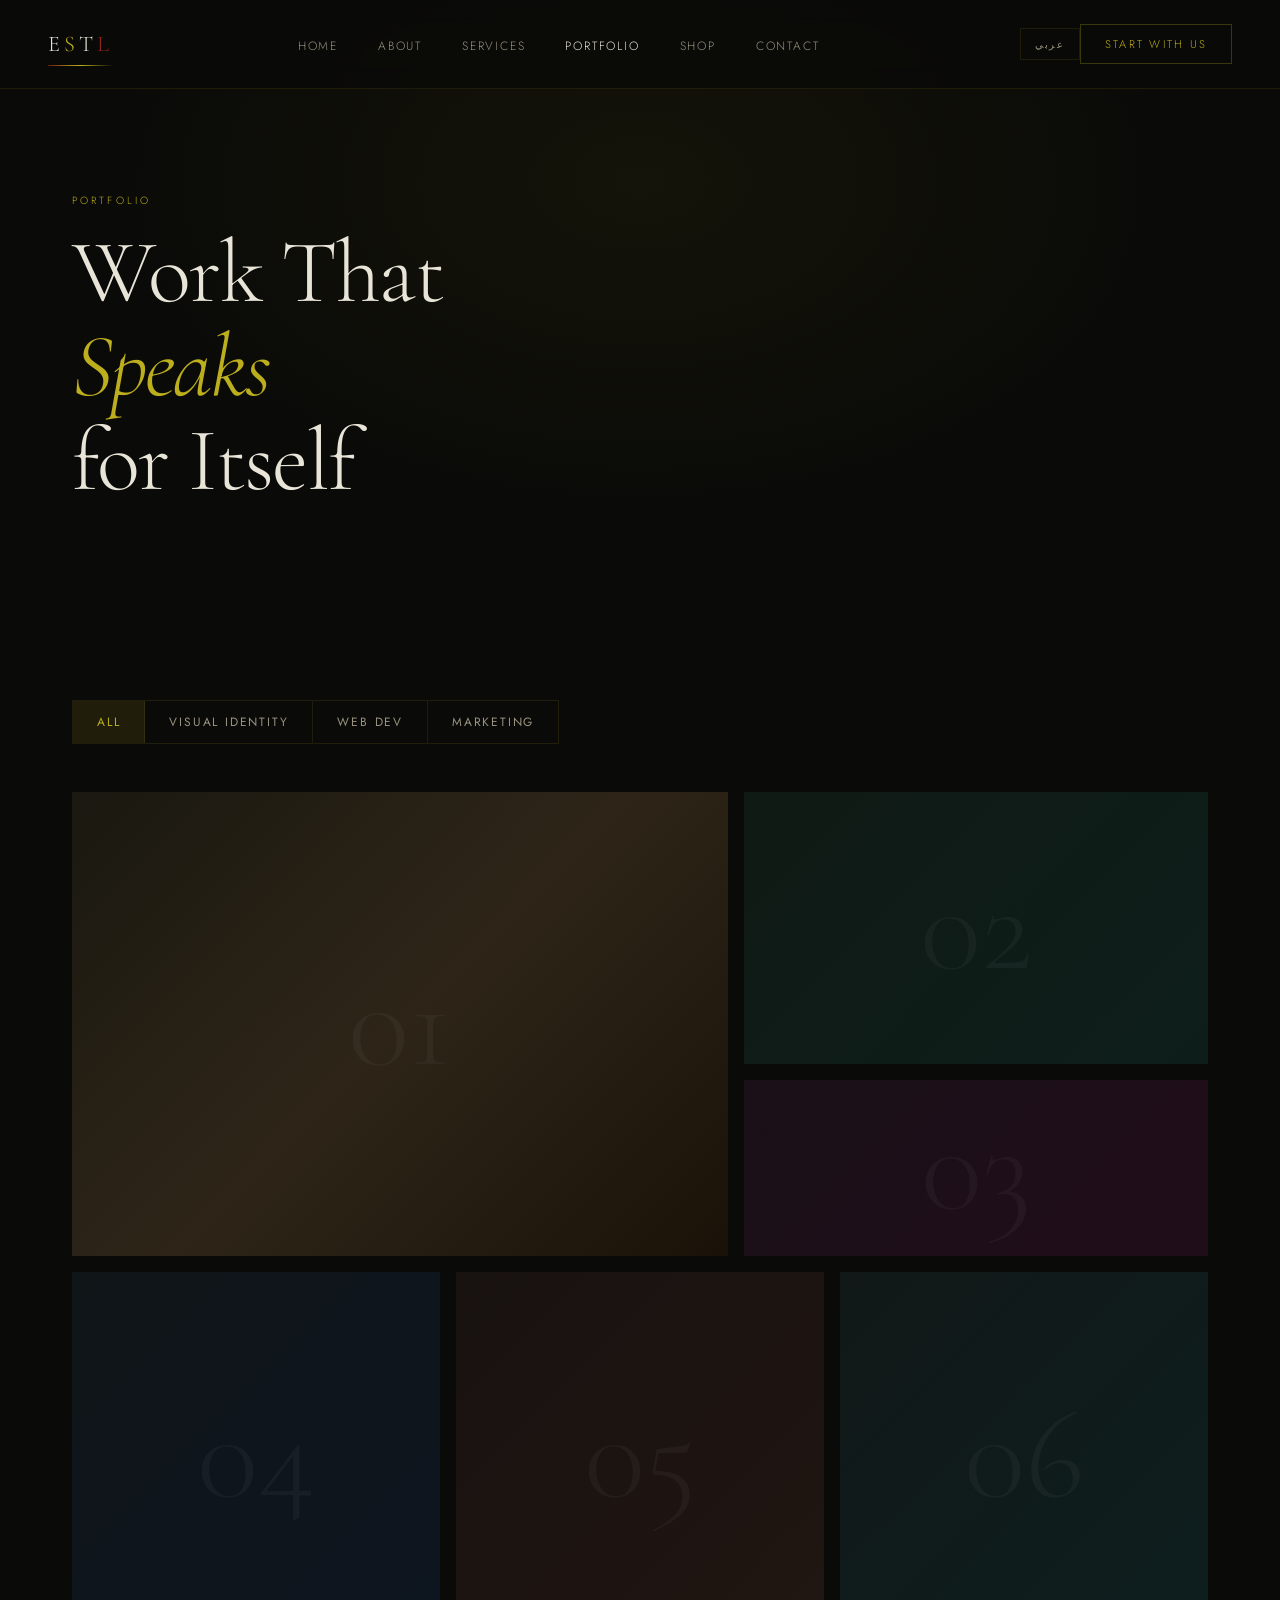
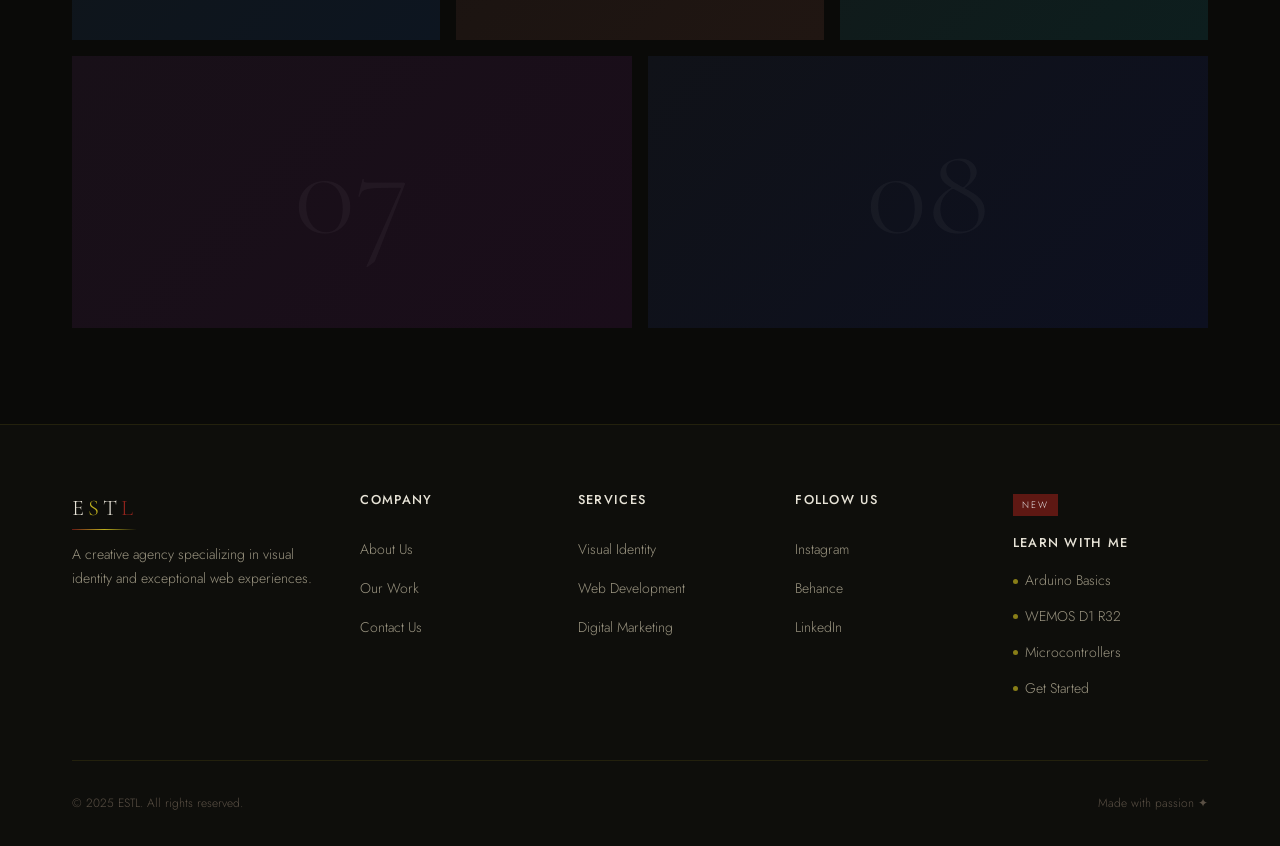
<file: portfolio.html>
<!DOCTYPE html>
<html lang="en" dir="ltr">
<head>
  <meta charset="UTF-8">
  <meta name="viewport" content="width=device-width, initial-scale=1.0">
  <title>ESTL — Portfolio</title>
  <link rel="stylesheet" href="style.css">
  <style>
    .page-hero { padding: 12rem 0 6rem; position: relative; overflow: hidden; }
    .page-hero::before { content: ''; position: absolute; inset: 0; background: radial-gradient(ellipse 60% 80% at 50% 30%, rgba(188,174,29,0.06) 0%, transparent 70%); }
    .page-hero-inner { position: relative; }

    .filter-bar { display: flex; gap: 0; flex-wrap: wrap; border: 1px solid var(--border-dim); width: fit-content; margin-bottom: 3rem; }
    .filter-btn { background: none; border: none; border-right: 1px solid var(--border-dim); color: var(--text-muted); font-family: var(--font-body); font-size: 0.75rem; letter-spacing: 0.15em; text-transform: uppercase; padding: 0.75rem 1.5rem; cursor: pointer; transition: all 0.2s; }
    html[lang="ar"] .filter-btn { font-family: var(--font-arabic); border-right: none; border-left: 1px solid var(--border-dim); }
    .filter-btn:last-child { border-right: none; }
    html[lang="ar"] .filter-btn:last-child { border-left: none; }
    .filter-btn:hover { color: var(--text); background: var(--bg3); }
    .filter-btn.active { color: var(--gold); background: var(--gold-dim); }

    .portfolio-grid { display: grid; grid-template-columns: repeat(12,1fr); grid-auto-rows: 80px; gap: 1rem; }
    .port-item { background: var(--bg3); overflow: hidden; position: relative; cursor: pointer; transition: transform 0.3s; }
    .port-item:hover { transform: scale(0.99); }
    .port-item.s1 { grid-column: span 7; grid-row: span 5; }
    .port-item.s2 { grid-column: span 5; grid-row: span 3; }
    .port-item.s3 { grid-column: span 5; grid-row: span 2; }
    .port-item.s4 { grid-column: span 4; grid-row: span 4; }
    .port-item.s5 { grid-column: span 4; grid-row: span 4; }
    .port-item.s6 { grid-column: span 4; grid-row: span 4; }
    .port-item.s7 { grid-column: span 6; grid-row: span 3; }
    .port-item.s8 { grid-column: span 6; grid-row: span 3; }

    .port-bg { position: absolute; inset: 0; display: flex; align-items: center; justify-content: center; }
    .port-bg-num { font-family: var(--font-display); font-size: 8rem; font-weight: 300; color: rgba(255,255,255,0.04); }
    .port-overlay { position: absolute; inset: 0; background: linear-gradient(to top, rgba(0,0,0,0.85) 0%, rgba(0,0,0,0.1) 50%, transparent 100%); padding: 1.5rem; display: flex; flex-direction: column; justify-content: flex-end; opacity: 0; transition: opacity 0.4s; }
    .port-item:hover .port-overlay { opacity: 1; }
    .port-tag { font-size: 0.65rem; letter-spacing: 0.2em; text-transform: uppercase; color: var(--gold); margin-bottom: 0.4rem; }
    .port-title { font-family: var(--font-display); font-size: 1.2rem; }
    html[lang="ar"] .port-title { font-family: var(--font-arabic); }
    .port-arrow { position: absolute; top: 1.5rem; right: 1.5rem; width: 2rem; height: 2rem; border: 1px solid rgba(255,255,255,0.3); display: flex; align-items: center; justify-content: center; font-size: 0.8rem; color: var(--text); opacity: 0; transition: opacity 0.4s; }
    html[lang="ar"] .port-arrow { right: auto; left: 1.5rem; }
    .port-item:hover .port-arrow { opacity: 1; }

    .bg-a { background: linear-gradient(135deg, #1a1810 0%, #2e2518 50%, #1a1208 100%); }
    .bg-b { background: linear-gradient(135deg, #101a15 0%, #0d1e1a 100%); }
    .bg-c { background: linear-gradient(135deg, #1a1018 0%, #200d1a 100%); }
    .bg-d { background: linear-gradient(135deg, #101518 0%, #0d1520 100%); }
    .bg-e { background: linear-gradient(135deg, #181210 0%, #201612 100%); }
    .bg-f { background: linear-gradient(135deg, #121818 0%, #0d1e1e 100%); }
    .bg-g { background: linear-gradient(135deg, #181018 0%, #1a0d1a 100%); }
    .bg-h { background: linear-gradient(135deg, #101218 0%, #0d1020 100%); }

    .modal-overlay { position: fixed; inset: 0; z-index: 200; background: rgba(0,0,0,0.9); backdrop-filter: blur(8px); display: flex; align-items: center; justify-content: center; opacity: 0; pointer-events: none; transition: opacity 0.3s; }
    .modal-overlay.open { opacity: 1; pointer-events: all; }
    .modal { background: var(--bg2); border: 1px solid var(--border); max-width: 700px; width: 90%; max-height: 85vh; overflow-y: auto; transform: translateY(20px); transition: transform 0.3s; }
    .modal-overlay.open .modal { transform: translateY(0); }
    .modal-header { padding: 2rem; border-bottom: 1px solid var(--border-dim); display: flex; justify-content: space-between; }
    .modal-close { background: none; border: none; color: var(--text-muted); font-size: 1.5rem; cursor: pointer; }
    .modal-close:hover { color: var(--text); }
    .modal-body { padding: 2rem; }
    .modal-img { width: 100%; aspect-ratio: 16/9; display: flex; align-items: center; justify-content: center; margin-bottom: 1.5rem; font-family: var(--font-display); font-size: 5rem; color: rgba(188,174,29,0.2); }
    .modal-tags { display: flex; gap: 0.5rem; flex-wrap: wrap; margin-bottom: 1rem; }
    .modal-tag { font-size: 0.65rem; letter-spacing: 0.15em; text-transform: uppercase; border: 1px solid var(--border); color: var(--gold); padding: 0.25rem 0.75rem; }
    .modal-body p { color: var(--text-muted); font-size: 0.9rem; }

    @media(max-width:900px) {
      .portfolio-grid { grid-template-columns: repeat(6,1fr); }
      .port-item.s1, .port-item.s2, .port-item.s3, .port-item.s4, .port-item.s5, .port-item.s6, .port-item.s7, .port-item.s8 { grid-column: span 6; }
    }
  </style>
</head>
<body>

<nav>
  <a href="index.html" class="nav-logo"><span class="logo-e">E</span><span class="logo-s">S</span><span class="logo-t">T</span><span class="logo-l">L</span></a>
  <button class="hamburger" id="burger"><span></span><span></span><span></span></button>
  <ul class="nav-links" id="navLinks">
    <li><a href="index.html" data-en="Home" data-ar="الرئيسية">Home</a></li>
    <li><a href="about.html" data-en="About" data-ar="من نحن">About</a></li>
    <li><a href="services.html" data-en="Services" data-ar="خدماتنا">Services</a></li>
    <li><a href="portfolio.html" class="active" data-en="Portfolio" data-ar="أعمالنا">Portfolio</a></li>
    <li><a href="shop.html" data-en="Shop" data-ar="المتجر">Shop</a></li>
    <li><a href="contact.html" data-en="Contact" data-ar="تواصل">Contact</a></li>
  </ul>
  <button class="lang-toggle" id="langToggle" onclick="toggleLang()">عربي</button>
  <a href="contact.html" class="nav-cta" data-en="Start With Us" data-ar="ابدأ معنا">Start With Us</a>
</nav>

<section class="page-hero">
  <div class="container page-hero-inner">
    <div class="section-tag fade-up" data-en="Portfolio" data-ar="معرض الأعمال">Portfolio</div>
    <h1 class="fade-up" data-en="Work That<br><span class='italic gold'>Speaks</span><br>for Itself" data-ar="أعمال<br><span class='italic gold'>تتحدث</span><br>عن نفسها">Work That<br><span class="italic gold">Speaks</span><br>for Itself</h1>
  </div>
</section>

<section class="section">
  <div class="container">
    <div class="filter-bar fade-up">
      <button class="filter-btn active" data-filter="all" data-en="All" data-ar="الكل">All</button>
      <button class="filter-btn" data-filter="brand" data-en="Visual Identity" data-ar="هوية بصرية">Visual Identity</button>
      <button class="filter-btn" data-filter="web" data-en="Web Dev" data-ar="تطوير ويب">Web Dev</button>
      <button class="filter-btn" data-filter="marketing" data-en="Marketing" data-ar="تسويق">Marketing</button>
    </div>

    <div class="portfolio-grid fade-up" id="portfolioGrid">
      <div class="port-item s1 bg-a" data-cat="brand"
           data-en-title="Nova Project" data-ar-title="مشروع نوفا"
           data-en-tag="Visual Identity" data-ar-tag="هوية بصرية"
           data-en-desc="A complete visual identity for an AI tech startup. Included logo, brand guidelines, and full marketing materials." data-ar-desc="هوية بصرية متكاملة لشركة تقنية ناشئة تقدم حلول الذكاء الاصطناعي. شملت الشعار ودليل الهوية والمواد التسويقية الكاملة."
           onclick="openModal(this)">
        <div class="port-bg"><span class="port-bg-num">01</span></div>
        <div class="port-overlay"><span class="port-tag" data-en="Visual Identity" data-ar="هوية بصرية">Visual Identity</span><h3 class="port-title" data-en="Nova Project" data-ar="مشروع نوفا">Nova Project</h3></div>
        <div class="port-arrow">↗</div>
      </div>
      <div class="port-item s2 bg-b" data-cat="web"
           data-en-title="Aura Platform" data-ar-title="منصة أورا"
           data-en-tag="Web Development" data-ar-tag="تطوير ويب"
           data-en-desc="A complete web platform for event and conference management with a smart booking system and advanced dashboard." data-ar-desc="منصة ويب متكاملة لإدارة الفعاليات والمؤتمرات مع نظام حجز ذكي ولوحة تحكم متقدمة."
           onclick="openModal(this)">
        <div class="port-bg"><span class="port-bg-num">02</span></div>
        <div class="port-overlay"><span class="port-tag" data-en="Web Development" data-ar="تطوير ويب">Web Development</span><h3 class="port-title" data-en="Aura Platform" data-ar="منصة أورا">Aura Platform</h3></div>
        <div class="port-arrow">↗</div>
      </div>
      <div class="port-item s3 bg-c" data-cat="marketing"
           data-en-title="Golden Campaign" data-ar-title="حملة ذهبية"
           data-en-tag="Digital Marketing" data-ar-tag="تسويق رقمي"
           data-en-desc="An integrated digital marketing campaign that achieved a 300% return on investment in just three months." data-ar-desc="حملة تسويقية رقمية متكاملة حققت 300% عائد على الاستثمار خلال ثلاثة أشهر فقط."
           onclick="openModal(this)">
        <div class="port-bg"><span class="port-bg-num">03</span></div>
        <div class="port-overlay"><span class="port-tag" data-en="Digital Marketing" data-ar="تسويق رقمي">Digital Marketing</span><h3 class="port-title" data-en="Golden Campaign" data-ar="حملة ذهبية">Golden Campaign</h3></div>
        <div class="port-arrow">↗</div>
      </div>
      <div class="port-item s4 bg-d" data-cat="brand"
           data-en-title="Zumurrud Brand" data-ar-title="علامة زمرد"
           data-en-tag="Visual Identity" data-ar-tag="هوية بصرية"
           data-en-desc="A luxury visual identity for a premium jewellery brand, reflecting authenticity and modernity." data-ar-desc="هوية بصرية فاخرة لعلامة مجوهرات راقية، تعكس الأصالة والحداثة معاً."
           onclick="openModal(this)">
        <div class="port-bg"><span class="port-bg-num">04</span></div>
        <div class="port-overlay"><span class="port-tag" data-en="Visual Identity" data-ar="هوية بصرية">Visual Identity</span><h3 class="port-title" data-en="Zumurrud Brand" data-ar="علامة زمرد">Zumurrud Brand</h3></div>
        <div class="port-arrow">↗</div>
      </div>
      <div class="port-item s5 bg-e" data-cat="web"
           data-en-title="Lam'a Store" data-ar-title="متجر لمعة"
           data-en-tag="Web Development" data-ar-tag="تطوير ويب"
           data-en-desc="A luxury e-commerce store for a Saudi fashion brand with an exceptional shopping experience and integrated inventory management." data-ar-desc="متجر إلكتروني فاخر لعلامة أزياء سعودية مع تجربة شراء استثنائية وإدارة مخزون متكاملة."
           onclick="openModal(this)">
        <div class="port-bg"><span class="port-bg-num">05</span></div>
        <div class="port-overlay"><span class="port-tag" data-en="Web Development" data-ar="تطوير ويب">Web Development</span><h3 class="port-title" data-en="Lam'a Store" data-ar="متجر لمعة">Lam'a Store</h3></div>
        <div class="port-arrow">↗</div>
      </div>
      <div class="port-item s6 bg-f" data-cat="marketing"
           data-en-title="Riyadah 2024" data-ar-title="ريادة 2024"
           data-en-tag="Strategy" data-ar-tag="استراتيجية"
           data-en-desc="A comprehensive content strategy for an educational platform that led to 500% growth in follower base." data-ar-desc="استراتيجية محتوى شاملة لمنصة تعليمية أدت إلى نمو 500% في قاعدة المتابعين."
           onclick="openModal(this)">
        <div class="port-bg"><span class="port-bg-num">06</span></div>
        <div class="port-overlay"><span class="port-tag" data-en="Strategy" data-ar="استراتيجية">Strategy</span><h3 class="port-title" data-en="Riyadah 2024" data-ar="ريادة 2024">Riyadah 2024</h3></div>
        <div class="port-arrow">↗</div>
      </div>
      <div class="port-item s7 bg-g" data-cat="brand"
           data-en-title="Sidra Identity" data-ar-title="هوية سِدرة"
           data-en-tag="Visual Identity" data-ar-tag="هوية بصرية"
           data-en-desc="A complete rebrand for a luxury boutique hotel blending Saudi cultural heritage with contemporary design." data-ar-desc="إعادة بناء كاملة لهوية فندق بوتيك فاخر تجمع بين الموروث الثقافي السعودي والتصميم المعاصر."
           onclick="openModal(this)">
        <div class="port-bg"><span class="port-bg-num">07</span></div>
        <div class="port-overlay"><span class="port-tag" data-en="Visual Identity" data-ar="هوية بصرية">Visual Identity</span><h3 class="port-title" data-en="Sidra Identity" data-ar="هوية سِدرة">Sidra Identity</h3></div>
        <div class="port-arrow">↗</div>
      </div>
      <div class="port-item s8 bg-h" data-cat="web"
           data-en-title="Khabar Gateway" data-ar-title="بوابة الخبر"
           data-en-tag="Web Development" data-ar-tag="تطوير ويب"
           data-en-desc="A bold-designed news site with high performance supporting millions of monthly visits and an advanced CMS." data-ar-desc="موقع إخباري بتصميم جريء وأداء عالي يدعم ملايين الزيارات الشهرية مع نظام إدارة محتوى متقدم."
           onclick="openModal(this)">
        <div class="port-bg"><span class="port-bg-num">08</span></div>
        <div class="port-overlay"><span class="port-tag" data-en="Web Development" data-ar="تطوير ويب">Web Development</span><h3 class="port-title" data-en="Khabar Gateway" data-ar="بوابة الخبر">Khabar Gateway</h3></div>
        <div class="port-arrow">↗</div>
      </div>
    </div>
  </div>
</section>

<!-- MODAL -->
<div class="modal-overlay" id="modalOverlay" onclick="closeModal(event)">
  <div class="modal" id="modal">
    <div class="modal-header">
      <div>
        <div class="section-tag" id="modalTag"></div>
        <h3 id="modalTitle"></h3>
      </div>
      <button class="modal-close" onclick="closeModalBtn()">×</button>
    </div>
    <div class="modal-body">
      <div class="modal-img" id="modalImg"></div>
      <div class="modal-tags" id="modalTags"></div>
      <p id="modalDesc"></p>
    </div>
  </div>
</div>

<footer>
  <div class="container">
    <div class="footer-grid">
      <div class="footer-brand"><a href="index.html" class="nav-logo"><span class="logo-e">E</span><span class="logo-s">S</span><span class="logo-t">T</span><span class="logo-l">L</span></a><p data-en="A creative agency specializing in visual identity and exceptional web experiences." data-ar="وكالة إبداعية متخصصة في بناء الهويات البصرية وتجارب الويب الاستثنائية.">A creative agency specializing in visual identity and exceptional web experiences.</p></div>
      <div class="footer-col"><h4 data-en="Company" data-ar="الشركة">Company</h4><ul><li><a href="about.html" data-en="About Us" data-ar="من نحن">About Us</a></li><li><a href="portfolio.html" data-en="Our Work" data-ar="أعمالنا">Our Work</a></li><li><a href="contact.html" data-en="Contact Us" data-ar="تواصل معنا">Contact Us</a></li></ul></div>
      <div class="footer-col"><h4 data-en="Services" data-ar="خدماتنا">Services</h4><ul><li><a href="services.html" data-en="Visual Identity" data-ar="الهوية البصرية">Visual Identity</a></li><li><a href="services.html" data-en="Web Development" data-ar="تطوير الويب">Web Development</a></li><li><a href="services.html" data-en="Digital Marketing" data-ar="التسويق الرقمي">Digital Marketing</a></li></ul></div>
      <div class="footer-col"><h4 data-en="Follow Us" data-ar="تابعنا">Follow Us</h4><ul><li><a href="#">Instagram</a></li><li><a href="#">Behance</a></li><li><a href="#">LinkedIn</a></li></ul></div>
      <div class="footer-learn">
        <span class="learn-badge" data-en="New" data-ar="جديد">New</span>
        <h4 data-en="Learn With Me" data-ar="تعلّم معي">Learn With Me</h4>
        <ul>
          <li><a href="learn-arduino.html#intro"><span class="learn-dot"></span><span data-en="Arduino Basics" data-ar="أساسيات أردوينو">Arduino Basics</span></a></li>
          <li><a href="learn-arduino.html#wemos"><span class="learn-dot"></span><span data-en="WEMOS D1 R32" data-ar="ويموس D1 R32">WEMOS D1 R32</span></a></li>
          <li><a href="learn-arduino.html#controllers"><span class="learn-dot"></span><span data-en="Microcontrollers" data-ar="المتحكمات الدقيقة">Microcontrollers</span></a></li>
          <li><a href="learn-arduino.html#getstarted"><span class="learn-dot"></span><span data-en="Get Started" data-ar="ابدأ الآن">Get Started</span></a></li>
        </ul>
      </div>
    </div>
    <div class="footer-bottom"><span data-en="© 2025 ESTL. All rights reserved." data-ar="© 2025 ESTL. جميع الحقوق محفوظة.">© 2025 ESTL. All rights reserved.</span><span data-en="Made with passion ✦" data-ar="صُنع بشغف ✦">Made with passion ✦</span></div>
  </div>
</footer>

<script src="lang.js"></script>
<script>
  const burger = document.getElementById('burger');
  const navLinks = document.getElementById('navLinks');
  burger.addEventListener('click', () => { burger.classList.toggle('open'); navLinks.classList.toggle('open'); });
  const observer = new IntersectionObserver((entries) => {
    entries.forEach(e => { if(e.isIntersecting) e.target.classList.add('visible'); });
  }, { threshold: 0.1 });
  document.querySelectorAll('.fade-up').forEach(el => observer.observe(el));

  document.querySelectorAll('.filter-btn').forEach(btn => {
    btn.addEventListener('click', () => {
      document.querySelectorAll('.filter-btn').forEach(b => b.classList.remove('active'));
      btn.classList.add('active');
      const filter = btn.dataset.filter;
      document.querySelectorAll('.port-item').forEach(item => {
        item.style.opacity = (filter === 'all' || item.dataset.cat === filter) ? '1' : '0.2';
        item.style.pointerEvents = (filter === 'all' || item.dataset.cat === filter) ? 'all' : 'none';
      });
    });
  });

  function openModal(el) {
    const lang = document.documentElement.getAttribute('lang') || 'en';
    const overlay = document.getElementById('modalOverlay');
    const title = el.getAttribute('data-' + lang + '-title') || el.getAttribute('data-en-title');
    const tag   = el.getAttribute('data-' + lang + '-tag')   || el.getAttribute('data-en-tag');
    const desc  = el.getAttribute('data-' + lang + '-desc')  || el.getAttribute('data-en-desc');
    document.getElementById('modalTitle').textContent = title;
    document.getElementById('modalTag').textContent = tag;
    document.getElementById('modalDesc').textContent = desc;
    const num = el.querySelector('.port-bg-num').textContent;
    const imgEl = document.getElementById('modalImg');
    imgEl.textContent = num;
    imgEl.style.background = window.getComputedStyle(el).background;
    document.getElementById('modalTags').innerHTML = `<span class="modal-tag">${tag}</span><span class="modal-tag">Luminary</span><span class="modal-tag">2024</span>`;
    overlay.classList.add('open');
    document.body.style.overflow = 'hidden';
  }
  function closeModal(e) { if(e.target === document.getElementById('modalOverlay')) closeModalBtn(); }
  function closeModalBtn() { document.getElementById('modalOverlay').classList.remove('open'); document.body.style.overflow = ''; }
</script>
</body>
</html>
</file>
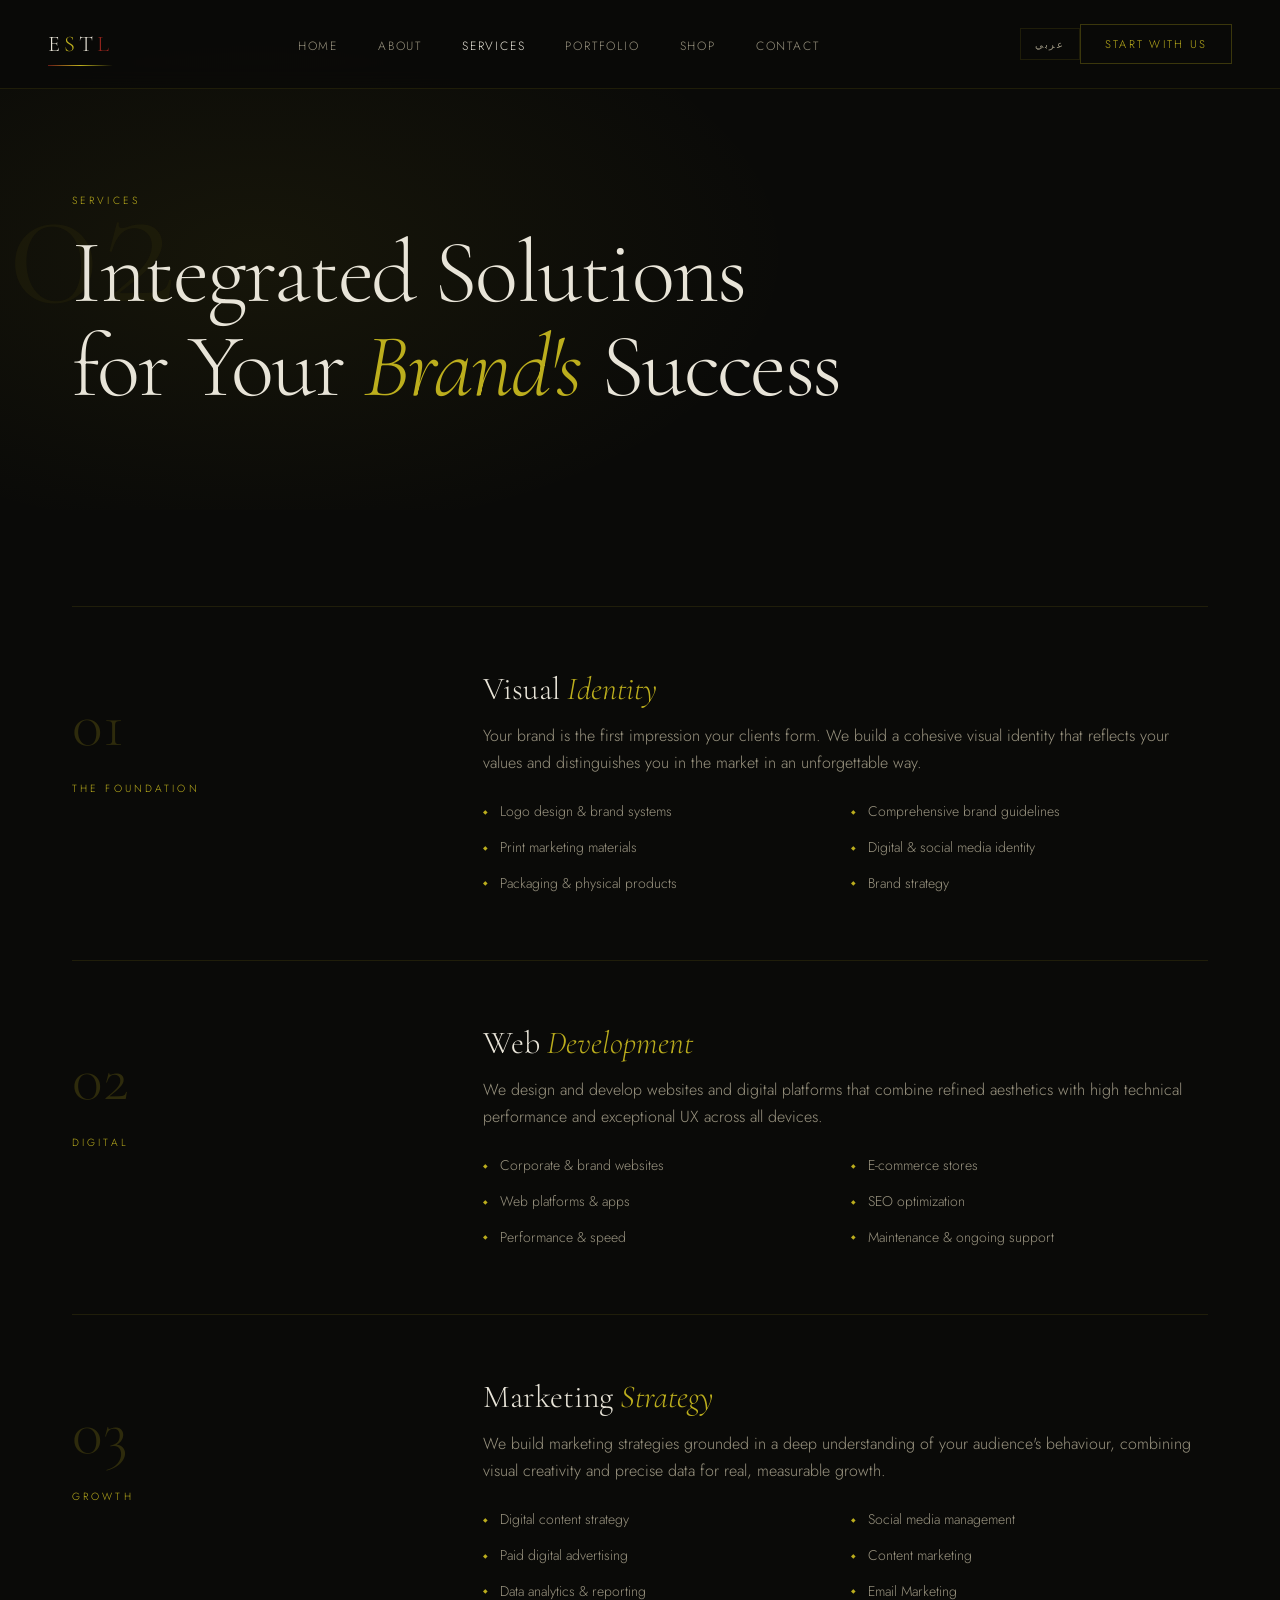
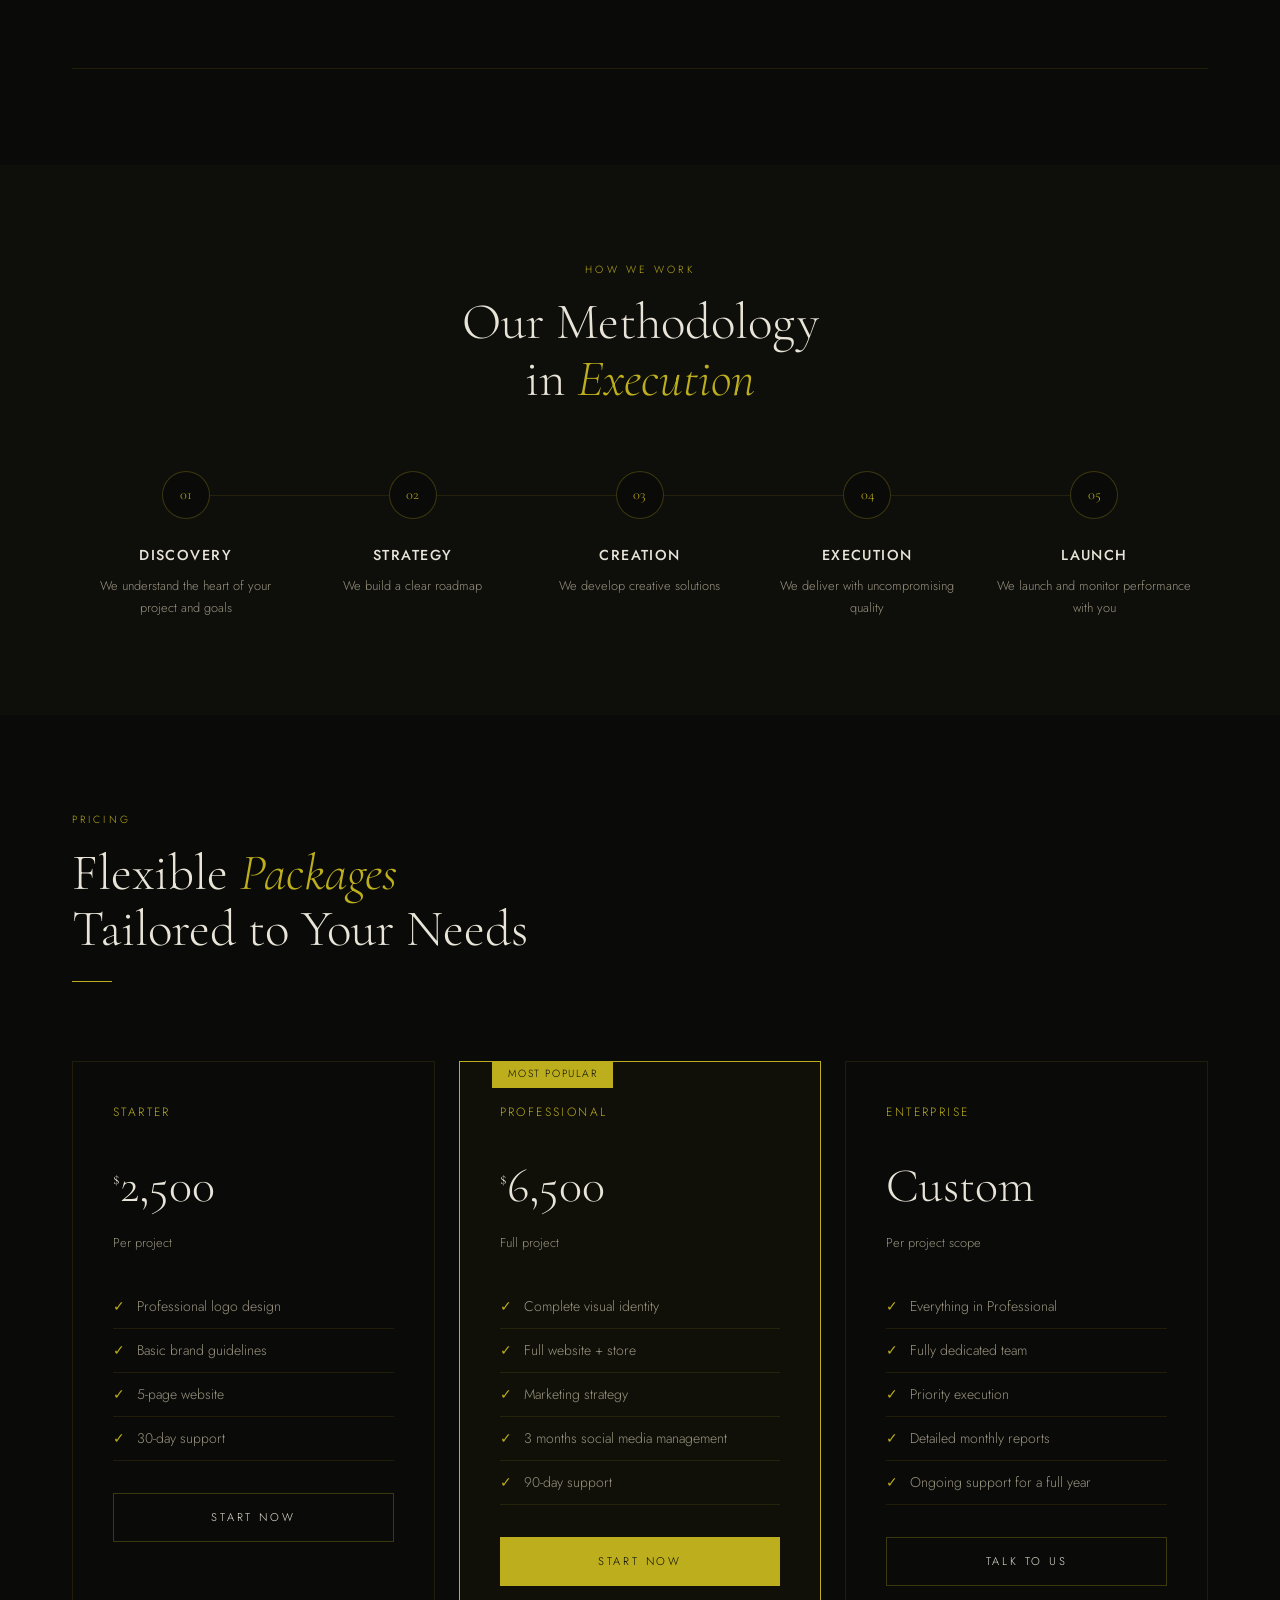
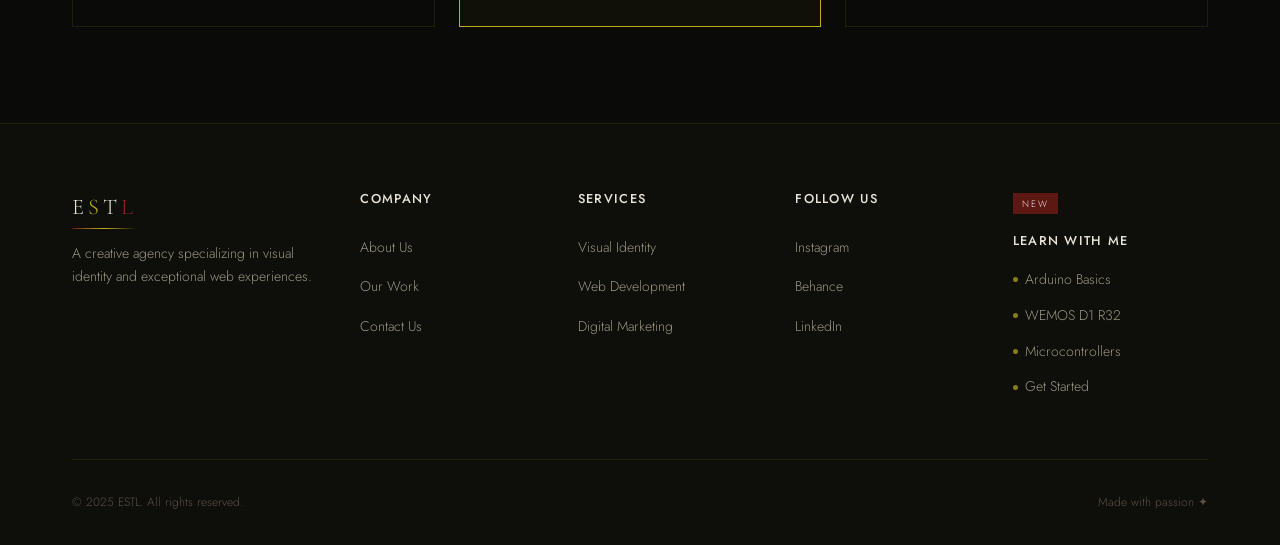
<file: services.html>
<!DOCTYPE html>
<html lang="en" dir="ltr">
<head>
  <meta charset="UTF-8">
  <meta name="viewport" content="width=device-width, initial-scale=1.0">
  <title>ESTL — Services</title>
  <link rel="stylesheet" href="style.css">
  <style>
    .page-hero { padding: 12rem 0 6rem; position: relative; overflow: hidden; }
    .page-hero::before { content: ''; position: absolute; inset: 0; background: radial-gradient(ellipse 60% 80% at 20% 50%, rgba(188,174,29,0.07) 0%, transparent 70%); }
    .page-hero-num { font-family: var(--font-display); font-size: 12rem; font-weight: 300; color: rgba(188,174,29,0.05); position: absolute; top: -3rem; left: -2rem; line-height: 1; user-select: none; }
    html[lang="ar"] .page-hero-num { left: auto; right: -2rem; }
    .page-hero-inner { position: relative; }

    .service-row { display: grid; grid-template-columns: 1fr 2fr; gap: 3rem; padding: 4rem 0; border-bottom: 1px solid var(--border-dim); align-items: start; }
    .service-row:first-child { border-top: 1px solid var(--border-dim); }
    .service-row-num { font-family: var(--font-display); font-size: 4rem; font-weight: 300; color: rgba(188,174,29,0.2); }
    .service-row-title h2 { margin-bottom: 1rem; font-size: 2rem; }
    .service-row-title p { color: var(--text-muted); margin-bottom: 1.5rem; }
    .service-features { display: grid; grid-template-columns: 1fr 1fr; gap: 0.75rem; list-style: none; }
    .service-features li { font-size: 0.875rem; color: var(--text-muted); display: flex; align-items: center; gap: 0.75rem; }
    .service-features li::before { content: '◆'; font-size: 0.4rem; color: var(--gold); flex-shrink: 0; }

    .process-steps { display: grid; grid-template-columns: repeat(5,1fr); gap: 0; position: relative; }
    .process-steps::before { content: ''; position: absolute; top: 1.5rem; right: 10%; left: 10%; height: 1px; background: var(--border-dim); }
    .process-step { text-align: center; padding: 0 1rem; }
    .process-dot { width: 3rem; height: 3rem; border: 1px solid var(--border); border-radius: 50%; display: flex; align-items: center; justify-content: center; margin: 0 auto 1.5rem; font-family: var(--font-display); font-size: 0.9rem; color: var(--gold); background: var(--bg); position: relative; z-index: 1; }
    .process-step h4 { font-size: 0.9rem; margin-bottom: 0.5rem; }
    .process-step p { font-size: 0.8rem; color: var(--text-muted); }

    .pricing-grid { display: grid; grid-template-columns: repeat(3,1fr); gap: 1.5rem; }
    .price-card { border: 1px solid var(--border-dim); padding: 2.5rem; transition: border-color 0.3s, transform 0.3s; position: relative; }
    .price-card:hover { border-color: var(--gold); transform: translateY(-4px); }
    .price-card.featured { border-color: var(--gold); background: rgba(188,174,29,0.03); }
    .price-badge { position: absolute; top: -1px; left: 2rem; background: var(--gold); color: var(--bg); font-size: 0.65rem; letter-spacing: 0.15em; text-transform: uppercase; padding: 0.3rem 1rem; }
    html[lang="ar"] .price-badge { left: auto; right: 2rem; }
    .price-name { font-size: 0.75rem; letter-spacing: 0.2em; text-transform: uppercase; color: var(--gold); margin-bottom: 1.5rem; }
    .price-num { font-family: var(--font-display); font-size: 3rem; font-weight: 300; margin-bottom: 0.25rem; }
    .price-num sup { font-size: 1rem; }
    .price-period { font-size: 0.8rem; color: var(--text-muted); margin-bottom: 2rem; }
    .price-features { list-style: none; margin-bottom: 2rem; }
    .price-features li { padding: 0.6rem 0; border-bottom: 1px solid var(--border-dim); font-size: 0.875rem; color: var(--text-muted); display: flex; align-items: center; gap: 0.75rem; }
    .price-features li::before { content: '✓'; color: var(--gold); }

    @media(max-width:900px) {
      .service-row { grid-template-columns: 1fr; }
      .process-steps { grid-template-columns: repeat(3,1fr); }
      .pricing-grid { grid-template-columns: 1fr; }
    }
    @media(max-width:600px) { .process-steps { grid-template-columns: 1fr 1fr; } }
  </style>
</head>
<body>

<nav>
  <a href="index.html" class="nav-logo"><span class="logo-e">E</span><span class="logo-s">S</span><span class="logo-t">T</span><span class="logo-l">L</span></a>
  <button class="hamburger" id="burger"><span></span><span></span><span></span></button>
  <ul class="nav-links" id="navLinks">
    <li><a href="index.html" data-en="Home" data-ar="الرئيسية">Home</a></li>
    <li><a href="about.html" data-en="About" data-ar="من نحن">About</a></li>
    <li><a href="services.html" class="active" data-en="Services" data-ar="خدماتنا">Services</a></li>
    <li><a href="portfolio.html" data-en="Portfolio" data-ar="أعمالنا">Portfolio</a></li>
    <li><a href="shop.html" data-en="Shop" data-ar="المتجر">Shop</a></li>
    <li><a href="contact.html" data-en="Contact" data-ar="تواصل">Contact</a></li>
  </ul>
  <button class="lang-toggle" id="langToggle" onclick="toggleLang()">عربي</button>
  <a href="contact.html" class="nav-cta" data-en="Start With Us" data-ar="ابدأ معنا">Start With Us</a>
</nav>

<section class="page-hero">
  <div class="container page-hero-inner">
    <div class="page-hero-num">02</div>
    <div class="section-tag fade-up" data-en="Services" data-ar="خدماتنا">Services</div>
    <h1 class="fade-up" data-en="Integrated Solutions<br>for Your <span class='italic gold'>Brand's</span> Success" data-ar="حلول متكاملة<br>لنجاح <span class='italic gold'>علامتك</span>">Integrated Solutions<br>for Your <span class="italic gold">Brand's</span> Success</h1>
  </div>
</section>

<section class="section">
  <div class="container">
    <div class="service-row fade-up">
      <div>
        <div class="service-row-num">01</div>
        <div class="section-tag" data-en="The Foundation" data-ar="الأساس">The Foundation</div>
      </div>
      <div class="service-row-title">
        <h2 data-en="Visual <span class='italic gold'>Identity</span>" data-ar="الهوية <span class='italic gold'>البصرية</span>">Visual <span class="italic gold">Identity</span></h2>
        <p data-en="Your brand is the first impression your clients form. We build a cohesive visual identity that reflects your values and distinguishes you in the market in an unforgettable way." data-ar="علامتك التجارية هي أولى الانطباعات التي يتكوّن عنها رأي عملائك. نبني لك هوية بصرية متماسكة تعكس قيمك وتميزك في السوق بأسلوب لا يُنسى.">Your brand is the first impression your clients form. We build a cohesive visual identity that reflects your values and distinguishes you in the market in an unforgettable way.</p>
        <ul class="service-features">
          <li data-en="Logo design & brand systems" data-ar="تصميم الشعار وأنظمة العلامة التجارية">Logo design & brand systems</li>
          <li data-en="Comprehensive brand guidelines" data-ar="دليل الهوية البصرية الشامل">Comprehensive brand guidelines</li>
          <li data-en="Print marketing materials" data-ar="الأدوات التسويقية المطبوعة">Print marketing materials</li>
          <li data-en="Digital & social media identity" data-ar="الهوية الرقمية والسوشيال ميديا">Digital & social media identity</li>
          <li data-en="Packaging & physical products" data-ar="التغليف والمنتجات المادية">Packaging & physical products</li>
          <li data-en="Brand strategy" data-ar="استراتيجية بناء العلامة التجارية">Brand strategy</li>
        </ul>
      </div>
    </div>

    <div class="service-row fade-up">
      <div>
        <div class="service-row-num">02</div>
        <div class="section-tag" data-en="Digital" data-ar="الرقمي">Digital</div>
      </div>
      <div class="service-row-title">
        <h2 data-en="Web <span class='italic gold'>Development</span>" data-ar="تطوير <span class='italic gold'>الويب</span>">Web <span class="italic gold">Development</span></h2>
        <p data-en="We design and develop websites and digital platforms that combine refined aesthetics with high technical performance and exceptional UX across all devices." data-ar="نصمم ونطوّر مواقع ومنصات رقمية تجمع بين الجماليات المتقنة والأداء التقني العالي، مع تجربة مستخدم استثنائية على جميع الأجهزة.">We design and develop websites and digital platforms that combine refined aesthetics with high technical performance and exceptional UX across all devices.</p>
        <ul class="service-features">
          <li data-en="Corporate & brand websites" data-ar="مواقع الشركات والعلامات التجارية">Corporate & brand websites</li>
          <li data-en="E-commerce stores" data-ar="المتاجر الإلكترونية">E-commerce stores</li>
          <li data-en="Web platforms & apps" data-ar="المنصات والتطبيقات الويب">Web platforms & apps</li>
          <li data-en="SEO optimization" data-ar="تحسين محركات البحث SEO">SEO optimization</li>
          <li data-en="Performance & speed" data-ar="الأداء والسرعة">Performance & speed</li>
          <li data-en="Maintenance & ongoing support" data-ar="الصيانة والدعم المستمر">Maintenance & ongoing support</li>
        </ul>
      </div>
    </div>

    <div class="service-row fade-up">
      <div>
        <div class="service-row-num">03</div>
        <div class="section-tag" data-en="Growth" data-ar="النمو">Growth</div>
      </div>
      <div class="service-row-title">
        <h2 data-en="Marketing <span class='italic gold'>Strategy</span>" data-ar="استراتيجية <span class='italic gold'>التسويق</span>">Marketing <span class="italic gold">Strategy</span></h2>
        <p data-en="We build marketing strategies grounded in a deep understanding of your audience's behaviour, combining visual creativity and precise data for real, measurable growth." data-ar="نبني استراتيجيات تسويقية مبنية على فهم عميق لسلوك جمهورك، نجمع بين الإبداع البصري والبيانات الدقيقة لتحقيق نمو حقيقي وقابل للقياس.">We build marketing strategies grounded in a deep understanding of your audience's behaviour, combining visual creativity and precise data for real, measurable growth.</p>
        <ul class="service-features">
          <li data-en="Digital content strategy" data-ar="استراتيجية المحتوى الرقمي">Digital content strategy</li>
          <li data-en="Social media management" data-ar="إدارة السوشيال ميديا">Social media management</li>
          <li data-en="Paid digital advertising" data-ar="الإعلانات الرقمية المدفوعة">Paid digital advertising</li>
          <li data-en="Content marketing" data-ar="التسويق بالمحتوى">Content marketing</li>
          <li data-en="Data analytics & reporting" data-ar="تحليل البيانات والتقارير">Data analytics & reporting</li>
          <li data-en="Email Marketing" data-ar="Email Marketing">Email Marketing</li>
        </ul>
      </div>
    </div>
  </div>
</section>

<!-- PROCESS -->
<section class="section" style="background:var(--bg2)">
  <div class="container">
    <div class="section-tag fade-up" style="text-align:center" data-en="How We Work" data-ar="كيف نعمل">How We Work</div>
    <h2 class="fade-up" style="text-align:center;margin-bottom:4rem" data-en="Our Methodology<br>in <span class='italic gold'>Execution</span>" data-ar="منهجيتنا في<br><span class='italic gold'>التنفيذ</span>">Our Methodology<br>in <span class="italic gold">Execution</span></h2>
    <div class="process-steps fade-up">
      <div class="process-step"><div class="process-dot">01</div><h4 data-en="Discovery" data-ar="الاستكشاف">Discovery</h4><p data-en="We understand the heart of your project and goals" data-ar="نفهم جوهر مشروعك وأهدافك">We understand the heart of your project and goals</p></div>
      <div class="process-step"><div class="process-dot">02</div><h4 data-en="Strategy" data-ar="الاستراتيجية">Strategy</h4><p data-en="We build a clear roadmap" data-ar="نبني خارطة طريق واضحة">We build a clear roadmap</p></div>
      <div class="process-step"><div class="process-dot">03</div><h4 data-en="Creation" data-ar="الإبداع">Creation</h4><p data-en="We develop creative solutions" data-ar="نطوّر الحلول الإبداعية">We develop creative solutions</p></div>
      <div class="process-step"><div class="process-dot">04</div><h4 data-en="Execution" data-ar="التنفيذ">Execution</h4><p data-en="We deliver with uncompromising quality" data-ar="نُنجز بجودة لا تهادن">We deliver with uncompromising quality</p></div>
      <div class="process-step"><div class="process-dot">05</div><h4 data-en="Launch" data-ar="الإطلاق">Launch</h4><p data-en="We launch and monitor performance with you" data-ar="نُطلق ونتابع الأداء معك">We launch and monitor performance with you</p></div>
    </div>
  </div>
</section>

<!-- PRICING -->
<section class="section">
  <div class="container">
    <div class="section-tag fade-up" data-en="Pricing" data-ar="الأسعار">Pricing</div>
    <h2 class="fade-up" data-en="Flexible <span class='italic gold'>Packages</span><br>Tailored to Your Needs" data-ar="باقات <span class='italic gold'>مرنة</span><br>تناسب احتياجك">Flexible <span class="italic gold">Packages</span><br>Tailored to Your Needs</h2>
    <div class="divider fade-up"></div>
    <br><br>
    <div class="pricing-grid fade-up">
      <div class="price-card">
        <div class="price-name">Starter</div>
        <div class="price-num"><sup>$</sup>2,500</div>
        <div class="price-period" data-en="Per project" data-ar="لمشروع واحد">Per project</div>
        <ul class="price-features">
          <li data-en="Professional logo design" data-ar="تصميم شعار احترافي">Professional logo design</li>
          <li data-en="Basic brand guidelines" data-ar="دليل هوية أساسي">Basic brand guidelines</li>
          <li data-en="5-page website" data-ar="موقع ويب 5 صفحات">5-page website</li>
          <li data-en="30-day support" data-ar="دعم 30 يوم">30-day support</li>
        </ul>
        <a href="contact.html" class="btn btn-outline" style="width:100%;text-align:center;display:block" data-en="Start Now" data-ar="ابدأ الآن">Start Now</a>
      </div>
      <div class="price-card featured">
        <div class="price-badge" data-en="Most Popular" data-ar="الأكثر طلباً">Most Popular</div>
        <div class="price-name">Professional</div>
        <div class="price-num"><sup>$</sup>6,500</div>
        <div class="price-period" data-en="Full project" data-ar="لمشروع متكامل">Full project</div>
        <ul class="price-features">
          <li data-en="Complete visual identity" data-ar="هوية بصرية متكاملة">Complete visual identity</li>
          <li data-en="Full website + store" data-ar="موقع ويب كامل + متجر">Full website + store</li>
          <li data-en="Marketing strategy" data-ar="استراتيجية تسويقية">Marketing strategy</li>
          <li data-en="3 months social media management" data-ar="إدارة سوشيال ميديا 3 أشهر">3 months social media management</li>
          <li data-en="90-day support" data-ar="دعم 90 يوم">90-day support</li>
        </ul>
        <a href="contact.html" class="btn btn-gold" style="width:100%;text-align:center;display:block" data-en="Start Now" data-ar="ابدأ الآن">Start Now</a>
      </div>
      <div class="price-card">
        <div class="price-name">Enterprise</div>
        <div class="price-num" data-en="Custom" data-ar="مخصص">Custom</div>
        <div class="price-period" data-en="Per project scope" data-ar="حسب المشروع">Per project scope</div>
        <ul class="price-features">
          <li data-en="Everything in Professional" data-ar="كل خدمات Professional">Everything in Professional</li>
          <li data-en="Fully dedicated team" data-ar="فريق مخصص بالكامل">Fully dedicated team</li>
          <li data-en="Priority execution" data-ar="أولوية في التنفيذ">Priority execution</li>
          <li data-en="Detailed monthly reports" data-ar="تقارير شهرية مفصّلة">Detailed monthly reports</li>
          <li data-en="Ongoing support for a full year" data-ar="دعم مستمر لسنة كاملة">Ongoing support for a full year</li>
        </ul>
        <a href="contact.html" class="btn btn-outline" style="width:100%;text-align:center;display:block" data-en="Talk to Us" data-ar="تحدث معنا">Talk to Us</a>
      </div>
    </div>
  </div>
</section>

<footer>
  <div class="container">
    <div class="footer-grid">
      <div class="footer-brand"><a href="index.html" class="nav-logo"><span class="logo-e">E</span><span class="logo-s">S</span><span class="logo-t">T</span><span class="logo-l">L</span></a><p data-en="A creative agency specializing in visual identity and exceptional web experiences." data-ar="وكالة إبداعية متخصصة في بناء الهويات البصرية وتجارب الويب الاستثنائية.">A creative agency specializing in visual identity and exceptional web experiences.</p></div>
      <div class="footer-col"><h4 data-en="Company" data-ar="الشركة">Company</h4><ul><li><a href="about.html" data-en="About Us" data-ar="من نحن">About Us</a></li><li><a href="portfolio.html" data-en="Our Work" data-ar="أعمالنا">Our Work</a></li><li><a href="contact.html" data-en="Contact Us" data-ar="تواصل معنا">Contact Us</a></li></ul></div>
      <div class="footer-col"><h4 data-en="Services" data-ar="خدماتنا">Services</h4><ul><li><a href="services.html" data-en="Visual Identity" data-ar="الهوية البصرية">Visual Identity</a></li><li><a href="services.html" data-en="Web Development" data-ar="تطوير الويب">Web Development</a></li><li><a href="services.html" data-en="Digital Marketing" data-ar="التسويق الرقمي">Digital Marketing</a></li></ul></div>
      <div class="footer-col"><h4 data-en="Follow Us" data-ar="تابعنا">Follow Us</h4><ul><li><a href="#">Instagram</a></li><li><a href="#">Behance</a></li><li><a href="#">LinkedIn</a></li></ul></div>
      <div class="footer-learn">
        <span class="learn-badge" data-en="New" data-ar="جديد">New</span>
        <h4 data-en="Learn With Me" data-ar="تعلّم معي">Learn With Me</h4>
        <ul>
          <li><a href="learn-arduino.html#intro"><span class="learn-dot"></span><span data-en="Arduino Basics" data-ar="أساسيات أردوينو">Arduino Basics</span></a></li>
          <li><a href="learn-arduino.html#wemos"><span class="learn-dot"></span><span data-en="WEMOS D1 R32" data-ar="ويموس D1 R32">WEMOS D1 R32</span></a></li>
          <li><a href="learn-arduino.html#controllers"><span class="learn-dot"></span><span data-en="Microcontrollers" data-ar="المتحكمات الدقيقة">Microcontrollers</span></a></li>
          <li><a href="learn-arduino.html#getstarted"><span class="learn-dot"></span><span data-en="Get Started" data-ar="ابدأ الآن">Get Started</span></a></li>
        </ul>
      </div>
    </div>
    <div class="footer-bottom"><span data-en="© 2025 ESTL. All rights reserved." data-ar="© 2025 ESTL. جميع الحقوق محفوظة.">© 2025 ESTL. All rights reserved.</span><span data-en="Made with passion ✦" data-ar="صُنع بشغف ✦">Made with passion ✦</span></div>
  </div>
</footer>

<script src="lang.js"></script>
<script>
  const burger = document.getElementById('burger');
  const navLinks = document.getElementById('navLinks');
  burger.addEventListener('click', () => { burger.classList.toggle('open'); navLinks.classList.toggle('open'); });
  const observer = new IntersectionObserver((entries) => {
    entries.forEach(e => { if(e.isIntersecting) e.target.classList.add('visible'); });
  }, { threshold: 0.1 });
  document.querySelectorAll('.fade-up').forEach(el => observer.observe(el));
</script>
</body>
</html>
</file>
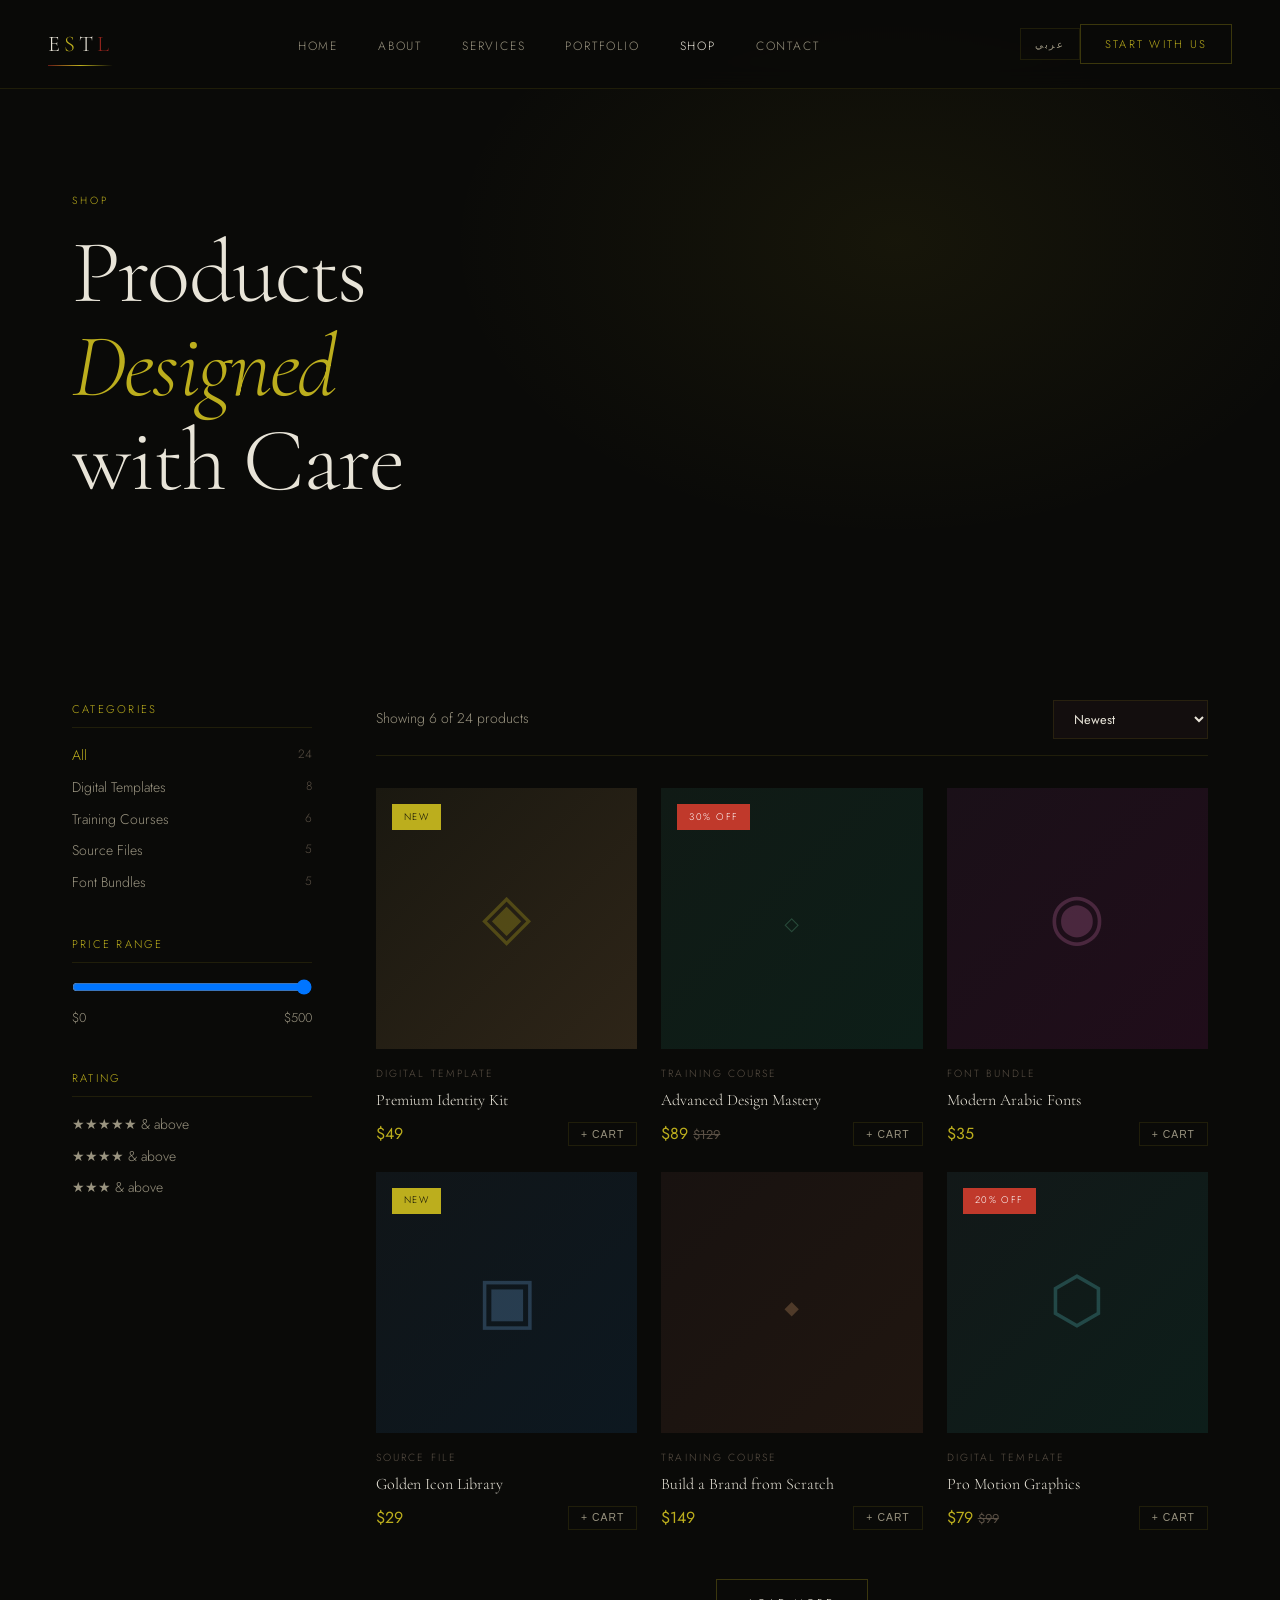
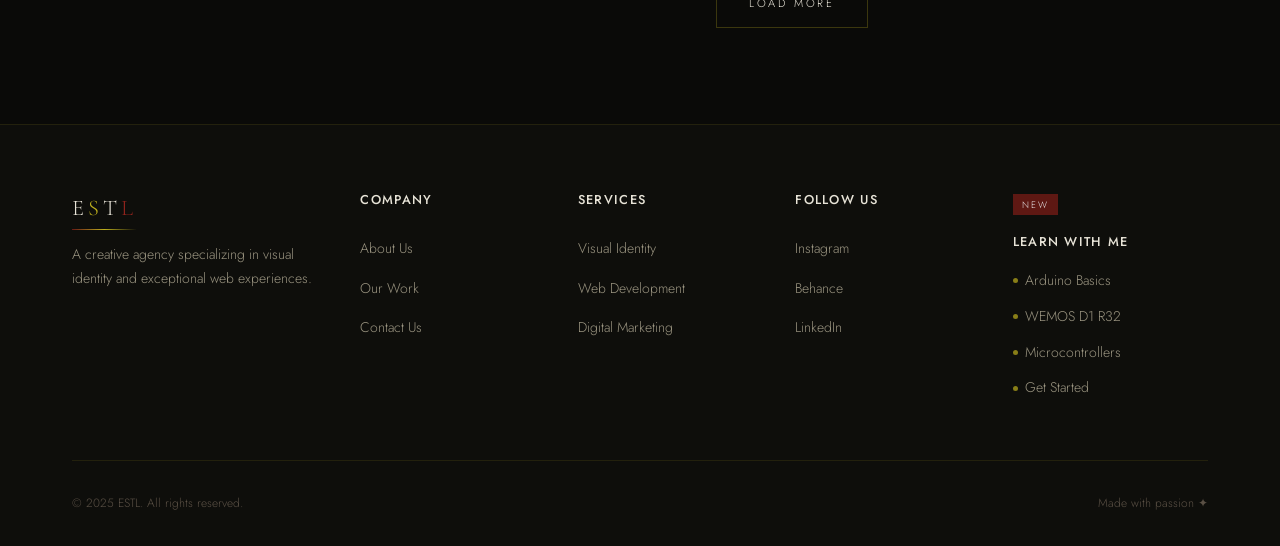
<file: shop.html>
<!DOCTYPE html>
<html lang="en" dir="ltr">
<head>
  <meta charset="UTF-8">
  <meta name="viewport" content="width=device-width, initial-scale=1.0">
  <title>ESTL — Shop</title>
  <link rel="stylesheet" href="style.css">
  <style>
    .page-hero { padding: 12rem 0 6rem; position: relative; overflow: hidden; }
    .page-hero::before { content: ''; position: absolute; inset: 0; background: radial-gradient(ellipse 50% 70% at 70% 40%, rgba(188,174,29,0.07) 0%, transparent 70%); }
    .page-hero-inner { position: relative; }

    .shop-layout { display: grid; grid-template-columns: 240px 1fr; gap: 4rem; align-items: start; }
    .sidebar-section { margin-bottom: 2.5rem; }
    .sidebar-title { font-size: 0.7rem; letter-spacing: 0.2em; text-transform: uppercase; color: var(--gold); margin-bottom: 1rem; padding-bottom: 0.5rem; border-bottom: 1px solid var(--border-dim); }
    .sidebar-list { list-style: none; }
    .sidebar-list li { margin-bottom: 0.5rem; }
    .sidebar-list a { color: var(--text-muted); text-decoration: none; font-size: 0.875rem; transition: color 0.2s; display: flex; justify-content: space-between; }
    .sidebar-list a:hover, .sidebar-list a.active { color: var(--gold); }
    .sidebar-list .count { color: var(--text-dim); font-size: 0.75rem; }
    .price-range { display: flex; flex-direction: column; gap: 0.75rem; }
    .price-range input[type=range] { width: 100%; }
    .price-vals { display: flex; justify-content: space-between; font-size: 0.8rem; color: var(--text-muted); }

    .shop-header { display: flex; justify-content: space-between; align-items: center; margin-bottom: 2rem; padding-bottom: 1rem; border-bottom: 1px solid var(--border-dim); }
    .shop-count { font-size: 0.875rem; color: var(--text-muted); }
    .shop-sort { background: var(--bg3); border: 1px solid var(--border-dim); color: var(--text); padding: 0.5rem 1rem; font-family: var(--font-body); font-size: 0.8rem; cursor: pointer; }
    html[lang="ar"] .shop-sort { font-family: var(--font-arabic); }

    .products-grid { display: grid; grid-template-columns: repeat(3,1fr); gap: 1.5rem; }
    .product-card { cursor: pointer; }
    .product-img { width: 100%; aspect-ratio: 1; position: relative; overflow: hidden; margin-bottom: 1rem; background: var(--bg3); }
    .product-ph { width: 100%; height: 100%; display: flex; align-items: center; justify-content: center; font-family: var(--font-display); font-size: 4rem; font-weight: 300; transition: transform 0.4s; }
    .product-card:hover .product-ph { transform: scale(1.05); }
    .product-badge { position: absolute; top: 1rem; left: 1rem; font-size: 0.6rem; letter-spacing: 0.15em; text-transform: uppercase; padding: 0.3rem 0.75rem; }
    html[lang="ar"] .product-badge { left: auto; right: 1rem; }
    .badge-new { background: var(--gold); color: var(--bg); }
    .badge-sale { background: #c0392b; color: #fff; }
    .product-wishlist { position: absolute; top: 1rem; right: 1rem; width: 2rem; height: 2rem; border: 1px solid var(--border-dim); display: flex; align-items: center; justify-content: center; background: rgba(10,10,10,0.7); color: var(--text-muted); font-size: 0.8rem; transition: all 0.2s; opacity: 0; cursor: pointer; }
    html[lang="ar"] .product-wishlist { right: auto; left: 1rem; }
    .product-card:hover .product-wishlist { opacity: 1; }
    .product-wishlist:hover { color: #e74c3c; border-color: #e74c3c; }
    .product-quick { position: absolute; bottom: 0; left: 0; right: 0; background: rgba(10,10,10,0.9); border-top: 1px solid var(--border); text-align: center; padding: 0.75rem; font-size: 0.7rem; letter-spacing: 0.15em; text-transform: uppercase; color: var(--gold); transform: translateY(100%); transition: transform 0.3s; }
    .product-card:hover .product-quick { transform: translateY(0); }
    .product-cat { font-size: 0.65rem; letter-spacing: 0.2em; text-transform: uppercase; color: var(--text-dim); margin-bottom: 0.25rem; }
    .product-name { font-size: 1rem; margin-bottom: 0.4rem; font-family: var(--font-display); }
    html[lang="ar"] .product-name { font-family: var(--font-arabic); }
    .product-price-row { display: flex; justify-content: space-between; align-items: center; }
    .product-price { color: var(--gold); font-weight: 400; }
    .product-price del { color: var(--text-dim); font-size: 0.8rem; margin-right: 0.5rem; }
    .add-cart-btn { background: none; border: 1px solid var(--border-dim); color: var(--text-muted); font-size: 0.65rem; letter-spacing: 0.1em; text-transform: uppercase; padding: 0.35rem 0.75rem; cursor: pointer; transition: all 0.2s; }
    .add-cart-btn:hover { border-color: var(--gold); color: var(--gold); }

    .cart-badge { position: fixed; bottom: 2rem; right: 2rem; background: var(--bg2); border: 1px solid var(--border); padding: 1rem 1.5rem; display: flex; align-items: center; gap: 1rem; z-index: 50; transform: translateY(100px); opacity: 0; transition: all 0.4s; }
    html[lang="ar"] .cart-badge { right: auto; left: 2rem; }
    .cart-badge.show { transform: translateY(0); opacity: 1; }
    .cart-badge span { font-size: 0.8rem; }
    .cart-badge .gold { font-family: var(--font-display); font-size: 1.1rem; }

    .ph-a { background: linear-gradient(135deg, #1a1810 0%, #2e2518 100%); color: rgba(188,174,29,0.3); }
    .ph-b { background: linear-gradient(135deg, #101a15 0%, #0d1e18 100%); color: rgba(100,180,140,0.3); }
    .ph-c { background: linear-gradient(135deg, #1a1018 0%, #200d1a 100%); color: rgba(180,100,150,0.3); }
    .ph-d { background: linear-gradient(135deg, #101518 0%, #0d1820 100%); color: rgba(100,150,200,0.3); }
    .ph-e { background: linear-gradient(135deg, #181210 0%, #201610 100%); color: rgba(200,150,100,0.3); }
    .ph-f { background: linear-gradient(135deg, #121818 0%, #0d1e1a 100%); color: rgba(80,180,180,0.3); }

    @media(max-width:900px) {
      .shop-layout { grid-template-columns: 1fr; }
      .shop-sidebar { display: none; }
      .products-grid { grid-template-columns: repeat(2,1fr); }
    }
    @media(max-width:600px) { .products-grid { grid-template-columns: 1fr; } }
  </style>
</head>
<body>

<nav>
  <a href="index.html" class="nav-logo"><span class="logo-e">E</span><span class="logo-s">S</span><span class="logo-t">T</span><span class="logo-l">L</span></a>
  <button class="hamburger" id="burger"><span></span><span></span><span></span></button>
  <ul class="nav-links" id="navLinks">
    <li><a href="index.html" data-en="Home" data-ar="الرئيسية">Home</a></li>
    <li><a href="about.html" data-en="About" data-ar="من نحن">About</a></li>
    <li><a href="services.html" data-en="Services" data-ar="خدماتنا">Services</a></li>
    <li><a href="portfolio.html" data-en="Portfolio" data-ar="أعمالنا">Portfolio</a></li>
    <li><a href="shop.html" class="active" data-en="Shop" data-ar="المتجر">Shop</a></li>
    <li><a href="contact.html" data-en="Contact" data-ar="تواصل">Contact</a></li>
  </ul>
  <button class="lang-toggle" id="langToggle" onclick="toggleLang()">عربي</button>
  <a href="contact.html" class="nav-cta" data-en="Start With Us" data-ar="ابدأ معنا">Start With Us</a>
</nav>

<section class="page-hero">
  <div class="container page-hero-inner">
    <div class="section-tag fade-up" data-en="Shop" data-ar="المتجر">Shop</div>
    <h1 class="fade-up" data-en="Products<br><span class='italic gold'>Designed</span><br>with Care" data-ar="منتجات<br><span class='italic gold'>مُصممة</span><br>بعناية">Products<br><span class="italic gold">Designed</span><br>with Care</h1>
  </div>
</section>

<section class="section">
  <div class="container">
    <div class="shop-layout">
      <aside class="shop-sidebar fade-up">
        <div class="sidebar-section">
          <div class="sidebar-title" data-en="Categories" data-ar="الفئات">Categories</div>
          <ul class="sidebar-list">
            <li><a href="#" class="active" data-en="All" data-ar="الكل">All <span class="count">24</span></a></li>
            <li><a href="#" data-en="Digital Templates" data-ar="قوالب رقمية">Digital Templates <span class="count">8</span></a></li>
            <li><a href="#" data-en="Training Courses" data-ar="دورات تدريبية">Training Courses <span class="count">6</span></a></li>
            <li><a href="#" data-en="Source Files" data-ar="ملفات مصدرية">Source Files <span class="count">5</span></a></li>
            <li><a href="#" data-en="Font Bundles" data-ar="حزم الخطوط">Font Bundles <span class="count">5</span></a></li>
          </ul>
        </div>
        <div class="sidebar-section">
          <div class="sidebar-title" data-en="Price Range" data-ar="نطاق السعر">Price Range</div>
          <div class="price-range">
            <input type="range" min="0" max="500" value="500" id="priceRange" oninput="document.getElementById('maxVal').textContent = '$' + this.value">
            <div class="price-vals"><span>$0</span><span id="maxVal">$500</span></div>
          </div>
        </div>
        <div class="sidebar-section">
          <div class="sidebar-title" data-en="Rating" data-ar="التقييم">Rating</div>
          <ul class="sidebar-list">
            <li><a href="#" data-en="★★★★★ & above" data-ar="★★★★★ وأعلى">★★★★★ & above</a></li>
            <li><a href="#" data-en="★★★★ & above" data-ar="★★★★ وأعلى">★★★★ & above</a></li>
            <li><a href="#" data-en="★★★ & above" data-ar="★★★ وأعلى">★★★ & above</a></li>
          </ul>
        </div>
      </aside>

      <div>
        <div class="shop-header fade-up">
          <span class="shop-count" data-en="Showing 6 of 24 products" data-ar="عرض 6 من أصل 24 منتج">Showing 6 of 24 products</span>
          <select class="shop-sort">
            <option data-en="Newest" data-ar="الأحدث">Newest</option>
            <option data-en="Highest Rated" data-ar="الأعلى تقييماً">Highest Rated</option>
            <option data-en="Price: Low to High" data-ar="السعر: الأقل أولاً">Price: Low to High</option>
            <option data-en="Price: High to Low" data-ar="السعر: الأعلى أولاً">Price: High to Low</option>
          </select>
        </div>

        <div class="products-grid fade-up">
          <div class="product-card">
            <div class="product-img">
              <div class="product-ph ph-a">◈</div>
              <span class="product-badge badge-new" data-en="New" data-ar="جديد">New</span>
              <div class="product-wishlist">♡</div>
              <div class="product-quick" data-en="Quick View" data-ar="عرض سريع">Quick View</div>
            </div>
            <div class="product-cat" data-en="Digital Template" data-ar="قالب رقمي">Digital Template</div>
            <div class="product-name" data-en="Premium Identity Kit" data-ar="قالب هوية فاخر">Premium Identity Kit</div>
            <div class="product-price-row">
              <span class="product-price">$49</span>
              <button class="add-cart-btn" onclick="addToCart('Premium Identity Kit', 49)" data-en="+ Cart" data-ar="+ سلة">+ Cart</button>
            </div>
          </div>

          <div class="product-card">
            <div class="product-img">
              <div class="product-ph ph-b">◇</div>
              <span class="product-badge badge-sale" data-en="30% Off" data-ar="خصم 30%">30% Off</span>
              <div class="product-wishlist">♡</div>
              <div class="product-quick" data-en="Quick View" data-ar="عرض سريع">Quick View</div>
            </div>
            <div class="product-cat" data-en="Training Course" data-ar="دورة تدريبية">Training Course</div>
            <div class="product-name" data-en="Advanced Design Mastery" data-ar="أسرار التصميم المتقدم">Advanced Design Mastery</div>
            <div class="product-price-row">
              <span class="product-price">$89 <del>$129</del></span>
              <button class="add-cart-btn" onclick="addToCart('Advanced Design Mastery', 89)" data-en="+ Cart" data-ar="+ سلة">+ Cart</button>
            </div>
          </div>

          <div class="product-card">
            <div class="product-img">
              <div class="product-ph ph-c">◉</div>
              <div class="product-wishlist">♡</div>
              <div class="product-quick" data-en="Quick View" data-ar="عرض سريع">Quick View</div>
            </div>
            <div class="product-cat" data-en="Font Bundle" data-ar="حزمة خطوط">Font Bundle</div>
            <div class="product-name" data-en="Modern Arabic Fonts" data-ar="خطوط العروبة الحديثة">Modern Arabic Fonts</div>
            <div class="product-price-row">
              <span class="product-price">$35</span>
              <button class="add-cart-btn" onclick="addToCart('Modern Arabic Fonts', 35)" data-en="+ Cart" data-ar="+ سلة">+ Cart</button>
            </div>
          </div>

          <div class="product-card">
            <div class="product-img">
              <div class="product-ph ph-d">▣</div>
              <span class="product-badge badge-new" data-en="New" data-ar="جديد">New</span>
              <div class="product-wishlist">♡</div>
              <div class="product-quick" data-en="Quick View" data-ar="عرض سريع">Quick View</div>
            </div>
            <div class="product-cat" data-en="Source File" data-ar="ملف مصدري">Source File</div>
            <div class="product-name" data-en="Golden Icon Library" data-ar="مكتبة الأيقونات الذهبية">Golden Icon Library</div>
            <div class="product-price-row">
              <span class="product-price">$29</span>
              <button class="add-cart-btn" onclick="addToCart('Golden Icon Library', 29)" data-en="+ Cart" data-ar="+ سلة">+ Cart</button>
            </div>
          </div>

          <div class="product-card">
            <div class="product-img">
              <div class="product-ph ph-e">◆</div>
              <div class="product-wishlist">♡</div>
              <div class="product-quick" data-en="Quick View" data-ar="عرض سريع">Quick View</div>
            </div>
            <div class="product-cat" data-en="Training Course" data-ar="دورة تدريبية">Training Course</div>
            <div class="product-name" data-en="Build a Brand from Scratch" data-ar="بناء الهوية من الصفر">Build a Brand from Scratch</div>
            <div class="product-price-row">
              <span class="product-price">$149</span>
              <button class="add-cart-btn" onclick="addToCart('Build a Brand', 149)" data-en="+ Cart" data-ar="+ سلة">+ Cart</button>
            </div>
          </div>

          <div class="product-card">
            <div class="product-img">
              <div class="product-ph ph-f">⬡</div>
              <span class="product-badge badge-sale" data-en="20% Off" data-ar="خصم 20%">20% Off</span>
              <div class="product-wishlist">♡</div>
              <div class="product-quick" data-en="Quick View" data-ar="عرض سريع">Quick View</div>
            </div>
            <div class="product-cat" data-en="Digital Template" data-ar="قالب رقمي">Digital Template</div>
            <div class="product-name" data-en="Pro Motion Graphics" data-ar="موشن جرافيك احترافي">Pro Motion Graphics</div>
            <div class="product-price-row">
              <span class="product-price">$79 <del>$99</del></span>
              <button class="add-cart-btn" onclick="addToCart('Pro Motion Graphics', 79)" data-en="+ Cart" data-ar="+ سلة">+ Cart</button>
            </div>
          </div>
        </div>

        <div style="text-align:center;margin-top:3rem;" class="fade-up">
          <a href="#" class="btn btn-outline" data-en="Load More" data-ar="عرض المزيد">Load More</a>
        </div>
      </div>
    </div>
  </div>
</section>

<div class="cart-badge" id="cartBadge">
  <span data-en="Added to cart" data-ar="تمت الإضافة للسلة">Added to cart</span>
  <span class="gold" id="cartTotal">$0</span>
</div>

<footer>
  <div class="container">
    <div class="footer-grid">
      <div class="footer-brand"><a href="index.html" class="nav-logo"><span class="logo-e">E</span><span class="logo-s">S</span><span class="logo-t">T</span><span class="logo-l">L</span></a><p data-en="A creative agency specializing in visual identity and exceptional web experiences." data-ar="وكالة إبداعية متخصصة في بناء الهويات البصرية وتجارب الويب الاستثنائية.">A creative agency specializing in visual identity and exceptional web experiences.</p></div>
      <div class="footer-col"><h4 data-en="Company" data-ar="الشركة">Company</h4><ul><li><a href="about.html" data-en="About Us" data-ar="من نحن">About Us</a></li><li><a href="portfolio.html" data-en="Our Work" data-ar="أعمالنا">Our Work</a></li><li><a href="contact.html" data-en="Contact Us" data-ar="تواصل معنا">Contact Us</a></li></ul></div>
      <div class="footer-col"><h4 data-en="Services" data-ar="خدماتنا">Services</h4><ul><li><a href="services.html" data-en="Visual Identity" data-ar="الهوية البصرية">Visual Identity</a></li><li><a href="services.html" data-en="Web Development" data-ar="تطوير الويب">Web Development</a></li><li><a href="services.html" data-en="Digital Marketing" data-ar="التسويق الرقمي">Digital Marketing</a></li></ul></div>
      <div class="footer-col"><h4 data-en="Follow Us" data-ar="تابعنا">Follow Us</h4><ul><li><a href="#">Instagram</a></li><li><a href="#">Behance</a></li><li><a href="#">LinkedIn</a></li></ul></div>
      <div class="footer-learn">
        <span class="learn-badge" data-en="New" data-ar="جديد">New</span>
        <h4 data-en="Learn With Me" data-ar="تعلّم معي">Learn With Me</h4>
        <ul>
          <li><a href="learn-arduino.html#intro"><span class="learn-dot"></span><span data-en="Arduino Basics" data-ar="أساسيات أردوينو">Arduino Basics</span></a></li>
          <li><a href="learn-arduino.html#wemos"><span class="learn-dot"></span><span data-en="WEMOS D1 R32" data-ar="ويموس D1 R32">WEMOS D1 R32</span></a></li>
          <li><a href="learn-arduino.html#controllers"><span class="learn-dot"></span><span data-en="Microcontrollers" data-ar="المتحكمات الدقيقة">Microcontrollers</span></a></li>
          <li><a href="learn-arduino.html#getstarted"><span class="learn-dot"></span><span data-en="Get Started" data-ar="ابدأ الآن">Get Started</span></a></li>
        </ul>
      </div>
    </div>
    <div class="footer-bottom"><span data-en="© 2025 ESTL. All rights reserved." data-ar="© 2025 ESTL. جميع الحقوق محفوظة.">© 2025 ESTL. All rights reserved.</span><span data-en="Made with passion ✦" data-ar="صُنع بشغف ✦">Made with passion ✦</span></div>
  </div>
</footer>

<script src="lang.js"></script>
<script>
  const burger = document.getElementById('burger');
  const navLinks = document.getElementById('navLinks');
  burger.addEventListener('click', () => { burger.classList.toggle('open'); navLinks.classList.toggle('open'); });
  const observer = new IntersectionObserver((entries) => {
    entries.forEach(e => { if(e.isIntersecting) e.target.classList.add('visible'); });
  }, { threshold: 0.1 });
  document.querySelectorAll('.fade-up').forEach(el => observer.observe(el));

  let cartTotal = 0;
  let cartTimeout;
  function addToCart(name, price) {
    cartTotal += price;
    document.getElementById('cartTotal').textContent = '$' + cartTotal;
    const badge = document.getElementById('cartBadge');
    badge.classList.add('show');
    clearTimeout(cartTimeout);
    cartTimeout = setTimeout(() => badge.classList.remove('show'), 3000);
  }
</script>
</body>
</html>
</file>
<file: style.css>
/* ============================================================
   LUMINARY — Global Stylesheet
   Bilingual: English (LTR default) + Arabic (RTL toggle)
   ============================================================ */

@import url('https://fonts.googleapis.com/css2?family=Cormorant+Garamond:ital,wght@0,300;0,400;0,600;1,300;1,400&family=Jost:wght@300;400;500&family=Noto+Serif+Arabic:wght@300;400;600&display=swap');

/* ── CSS Variables ── */
:root {
  --gold:       #BCAE1D;
  --gold-light: #d4c530;
  --gold-dim:   rgba(188,174,29,0.12);
  --crimson:    #681A15;
  --crimson-dim: rgba(104,26,21,0.15);
  --bg:         #0a0a08;
  --bg2:        #0e0e0b;
  --bg3:        #130e0e;
  --text:       #e8e4d8;
  --text-muted: #9a9480;
  --text-dim:   #5a5045;
  --border:     rgba(188,174,29,0.28);
  --border-dim: rgba(188,174,29,0.12);
  --font-display: 'Cormorant Garamond', serif;
  --font-body:    'Jost', sans-serif;
  --font-arabic:  'Noto Serif Arabic', serif;
}

/* ── ESTL Logo Animation ── */
@keyframes estlReveal {
  0%   { clip-path: inset(0 100% 0 0); opacity: 0; letter-spacing: 0.6em; }
  40%  { clip-path: inset(0 0% 0 0);   opacity: 1; letter-spacing: 0.22em; }
  100% { clip-path: inset(0 0% 0 0);   opacity: 1; letter-spacing: 0.18em; }
}
@keyframes estlUnderline {
  0%   { transform: scaleX(0); opacity: 0; }
  50%  { transform: scaleX(0); opacity: 0; }
  100% { transform: scaleX(1); opacity: 1; }
}
@keyframes estlGlow {
  0%, 100% { text-shadow: 0 0 8px rgba(188,174,29,0); }
  50%       { text-shadow: 0 0 18px rgba(188,174,29,0.35); }
}
@keyframes estlLetterPop {
  0%   { opacity: 0; transform: translateY(8px); }
  100% { opacity: 1; transform: translateY(0); }
}

.nav-logo {
  position: relative;
  display: inline-flex;
  align-items: center;
  gap: 0;
  overflow: visible;
}
.nav-logo .logo-e,
.nav-logo .logo-s,
.nav-logo .logo-t,
.nav-logo .logo-l {
  display: inline-block;
  opacity: 0;
  animation: estlLetterPop 0.4s ease forwards;
}
.nav-logo .logo-e { animation-delay: 0.05s; color: var(--text); }
.nav-logo .logo-s { animation-delay: 0.18s; color: var(--gold); }
.nav-logo .logo-t { animation-delay: 0.31s; color: var(--text); }
.nav-logo .logo-l { animation-delay: 0.44s; color: var(--crimson); filter: brightness(1.4); }

.nav-logo::after {
  content: '';
  position: absolute;
  bottom: -3px;
  left: 0; right: 0;
  height: 1px;
  background: linear-gradient(90deg, var(--crimson), var(--gold), transparent);
  transform: scaleX(0);
  transform-origin: left;
  animation: estlUnderline 0.9s ease forwards;
}
html[lang="ar"] .nav-logo::after { transform-origin: right; }

.nav-logo:hover .logo-s { color: var(--gold-light); }
.nav-logo:hover .logo-l { filter: brightness(1.7); }
.nav-logo:hover { animation: estlGlow 1.6s ease infinite; }

/* ── Base Reset ── */
*, *::before, *::after { box-sizing: border-box; margin: 0; padding: 0; }

html {
  scroll-behavior: smooth;
  direction: ltr;
}
html[lang="ar"] {
  direction: rtl;
}

body {
  background: var(--bg);
  color: var(--text);
  font-family: var(--font-body);
  font-weight: 300;
  line-height: 1.7;
  overflow-x: hidden;
}

/* Arabic font override */
html[lang="ar"] body,
html[lang="ar"] p,
html[lang="ar"] li,
html[lang="ar"] a,
html[lang="ar"] button,
html[lang="ar"] input,
html[lang="ar"] select,
html[lang="ar"] textarea,
html[lang="ar"] label,
html[lang="ar"] span:not(.gold):not(.italic) {
  font-family: var(--font-arabic);
}

html[lang="ar"] h1,
html[lang="ar"] h2,
html[lang="ar"] h3,
html[lang="ar"] h4,
html[lang="ar"] .nav-logo {
  font-family: var(--font-arabic);
  font-style: normal;
}

html[lang="ar"] .italic {
  font-style: normal;
  font-family: var(--font-arabic);
}

/* ── Typography ── */
h1 {
  font-family: var(--font-display);
  font-size: clamp(3rem, 7vw, 6rem);
  font-weight: 300;
  line-height: 1.05;
  letter-spacing: -0.02em;
}
h2 {
  font-family: var(--font-display);
  font-size: clamp(2rem, 4vw, 3.5rem);
  font-weight: 300;
  line-height: 1.1;
}
h3 {
  font-family: var(--font-display);
  font-size: 1.4rem;
  font-weight: 300;
}
h4 { font-size: 0.8rem; font-weight: 500; letter-spacing: 0.1em; text-transform: uppercase; }

.italic { font-style: italic; }
.gold   { color: var(--gold); }

/* ── Layout ── */
.container {
  max-width: 1200px;
  margin: 0 auto;
  padding: 0 2rem;
}
.section { padding: 6rem 0; }
.section-tag {
  font-size: 0.65rem;
  letter-spacing: 0.3em;
  text-transform: uppercase;
  color: var(--gold);
  margin-bottom: 1rem;
  display: block;
}
.divider {
  width: 40px;
  height: 1px;
  background: var(--gold);
  margin: 1.5rem 0;
}

html[lang="ar"] .divider { margin-right: 0; }

/* ── NAV ── */
nav {
  position: fixed; top: 0; left: 0; right: 0;
  z-index: 100;
  display: flex; align-items: center;
  padding: 1.5rem 3rem;
  background: rgba(10,10,8,0.85);
  backdrop-filter: blur(12px);
  border-bottom: 1px solid var(--border-dim);
}

.nav-logo {
  font-family: var(--font-display);
  font-size: 1.4rem;
  color: var(--text);
  text-decoration: none;
  letter-spacing: 0.18em;
  flex-shrink: 0;
  text-decoration: none;
}

.nav-links {
  list-style: none;
  display: flex;
  gap: 2.5rem;
  margin: 0 auto;
}
.nav-links a {
  color: var(--text-muted);
  text-decoration: none;
  font-size: 0.75rem;
  letter-spacing: 0.15em;
  text-transform: uppercase;
  transition: color 0.2s;
}
.nav-links a:hover, .nav-links a.active { color: var(--text); }

.nav-cta {
  font-size: 0.7rem;
  letter-spacing: 0.2em;
  text-transform: uppercase;
  color: var(--gold);
  text-decoration: none;
  border: 1px solid var(--border);
  padding: 0.6rem 1.5rem;
  transition: all 0.2s;
  flex-shrink: 0;
}
.nav-cta:hover { background: var(--gold); color: var(--bg); }

/* Language Toggle */
.lang-toggle {
  background: none;
  border: 1px solid var(--border-dim);
  color: var(--text-muted);
  font-family: var(--font-body);
  font-size: 0.65rem;
  letter-spacing: 0.15em;
  text-transform: uppercase;
  padding: 0.45rem 0.9rem;
  cursor: pointer;
  transition: all 0.2s;
  margin-left: 1rem;
  flex-shrink: 0;
}
html[lang="ar"] .lang-toggle { margin-left: 0; margin-right: 1rem; }
.lang-toggle:hover { border-color: var(--gold); color: var(--gold); }

/* Hamburger */
.hamburger {
  display: none;
  flex-direction: column;
  gap: 5px;
  background: none; border: none; cursor: pointer;
  padding: 4px; margin-right: auto;
}
html[lang="ar"] .hamburger { margin-right: 0; margin-left: auto; }
.hamburger span {
  display: block; width: 22px; height: 1px;
  background: var(--text); transition: all 0.3s;
}
.hamburger.open span:nth-child(1) { transform: rotate(45deg) translate(4px, 4px); }
.hamburger.open span:nth-child(2) { opacity: 0; }
.hamburger.open span:nth-child(3) { transform: rotate(-45deg) translate(4px, -4px); }

/* ── Buttons ── */
.btn {
  display: inline-block;
  padding: 0.85rem 2rem;
  font-size: 0.7rem;
  letter-spacing: 0.25em;
  text-transform: uppercase;
  text-decoration: none;
  transition: all 0.25s;
  border: 1px solid transparent;
  cursor: pointer;
  font-family: var(--font-body);
}
html[lang="ar"] .btn { font-family: var(--font-arabic); }
.btn-gold    { background: var(--gold); color: var(--bg); }
.btn-gold:hover { background: var(--gold-light); }
.btn-outline { border-color: var(--border); color: var(--text); }
.btn-outline:hover { border-color: var(--gold); color: var(--gold); }
.btn-crimson { background: var(--crimson); color: var(--text); }
.btn-crimson:hover { background: #8a221c; }

/* ── Fade animations ── */
.fade-up {
  opacity: 0;
  transform: translateY(24px);
  transition: opacity 0.7s ease, transform 0.7s ease;
}
.fade-up.visible { opacity: 1; transform: translateY(0); }

/* ── FOOTER ── */
footer {
  background: var(--bg2);
  border-top: 1px solid var(--border-dim);
  padding: 4rem 0 2rem;
}
.footer-grid {
  display: grid;
  grid-template-columns: 1.4fr 1fr 1fr 1fr 1.1fr;
  gap: 2.5rem;
  margin-bottom: 3rem;
}
.footer-brand p { font-size: 0.875rem; color: var(--text-muted); margin-top: 1rem; max-width: 260px; }
.footer-col h4 { margin-bottom: 1.5rem; }
.footer-col ul { list-style: none; }
.footer-col li { margin-bottom: 0.75rem; }
.footer-col a { color: var(--text-muted); text-decoration: none; font-size: 0.875rem; transition: color 0.2s; }
.footer-col a:hover { color: var(--gold); }
.footer-bottom {
  padding-top: 2rem;
  border-top: 1px solid var(--border-dim);
  display: flex; justify-content: space-between;
  font-size: 0.75rem; color: var(--text-dim);
}

/* Learn With Me Footer Column */
.footer-learn h4 { margin-bottom: 1rem; }
.footer-learn .learn-badge {
  display: inline-block;
  font-size: 0.58rem;
  letter-spacing: 0.18em;
  text-transform: uppercase;
  color: #fff;
  background: var(--crimson);
  padding: 0.18rem 0.6rem;
  margin-bottom: 1rem;
  opacity: 0.9;
}
.footer-learn ul { list-style: none; }
.footer-learn li { margin-bottom: 0.75rem; }
.footer-learn a {
  color: var(--text-muted);
  text-decoration: none;
  font-size: 0.875rem;
  transition: color 0.2s;
  display: flex;
  align-items: center;
  gap: 0.45rem;
}
.footer-learn a .learn-dot {
  display: inline-block;
  width: 5px; height: 5px;
  border-radius: 50%;
  background: var(--gold);
  flex-shrink: 0;
  opacity: 0.7;
}
.footer-learn a:hover { color: var(--gold); }
.footer-learn a:hover .learn-dot { opacity: 1; background: var(--crimson); }
html[lang="ar"] .footer-learn a { flex-direction: row-reverse; }

/* ── Responsive ── */
@media(max-width: 1024px) {
  nav { padding: 1.2rem 2rem; }
  .footer-grid { grid-template-columns: 1fr 1fr 1fr; }
}
@media(max-width: 768px) {
  .hamburger { display: flex; }
  .nav-links {
    display: none; position: fixed; inset: 0; top: 0;
    flex-direction: column; align-items: center; justify-content: center;
    background: var(--bg); gap: 2rem; z-index: 99;
  }
  .nav-links.open { display: flex; }
  .nav-links a { font-size: 1.2rem; }
  .nav-cta { display: none; }
  .footer-grid { grid-template-columns: 1fr 1fr; }
}
@media(max-width: 480px) {
  .footer-grid { grid-template-columns: 1fr; }
  .footer-bottom { flex-direction: column; gap: 0.5rem; }
}
</file>
